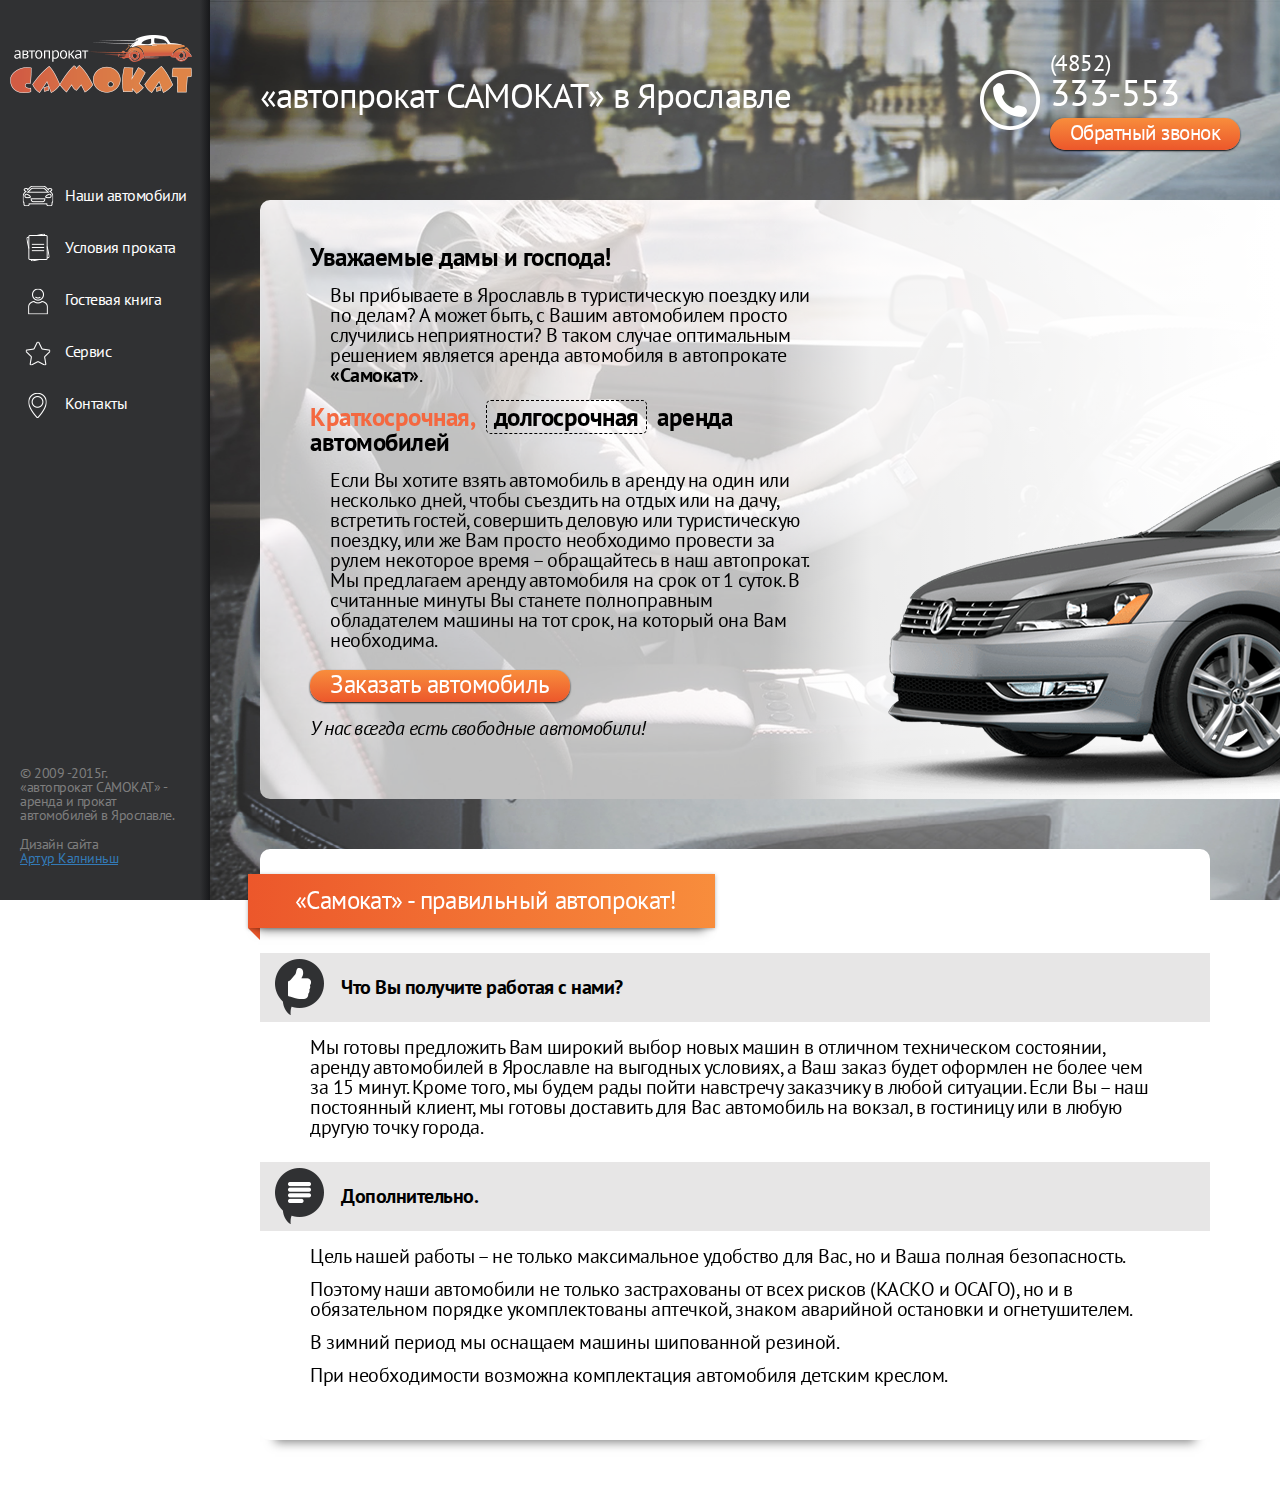
<file: index.htm>
<!DOCTYPE html>
<html lang="ru"><head>
<meta http-equiv="content-type" content="text/html; charset=UTF-8">
  <meta charset="utf-8">
  <meta http-equiv="X-UA-Compatible" content="IE=edge">
  <meta name="viewport" content="width=device-width, initial-scale=1">
  <meta name="description" content="">
  <meta name="author" content="">
  <link rel="icon" href="f/i//favicon.ico">
  <title>Samokat76</title>
  <!-- HTML5 shim and Respond.js for IE8 support of HTML5 elements and media queries -->
  <!--[if lt IE 9]>
    <script src="https://oss.maxcdn.com/html5shiv/3.7.2/html5shiv.min.js"></script>
    <script src="https://oss.maxcdn.com/respond/1.4.2/respond.min.js"></script>
  <![endif]-->
  <link rel="stylesheet" href="f/fancybox/jquery.fancybox.css?v=2.1.5" media="screen">
  <link rel="stylesheet" href="f/css/main.css">
  <script src="f/js/jquery-1.11.3.min.js"></script>
  <script src="f/fancybox/jquery.fancybox.pack.js?v=2.1.5"></script>
  <script src="f/js/common.js"></script>
  <link href='https://fonts.googleapis.com/css?family=PT+Sans:400,700,400italic,700italic&subset=latin,cyrillic' rel='stylesheet' type='text/css'>
  <script>
    $(document).ready(function(){
      
    });
  </script>
</head>
<body>
  <div class="header">
    <div class="header__ham">
      <a href="#">&nbsp;</a>
    </div>
    <a href="/" class="logo">
      <img src="f/i/logo.png" alt="">
    </a>
    <div class="callback">
      <p class="callback__num">
        <span>(4852)</span>
        333-553
      </p>
    </div>
  </div>
  <div class="main">
    <div class="main__holder">
      <a href="/" class="logo">
      <img src="f/i/logo.png" alt="">
      </a>
      <div class="callback">
        <p class="callback__num">
          <span>(4852)</span>
          333-553
        </p>
      </div>
      <ul class="main-menu">
        <li class="main-menu__item"><a href="#"><span><i class="icon-car"></i></span>Наши автомобили</a></li>
        <li class="main-menu__item"><a href="#"><span><i class="icon-list"></i></span>Условия проката</a></li>
        <li class="main-menu__item"><a href="#"><span><i class="icon-man"></i></span>Гостевая книга</a></li>
        <li class="main-menu__item"><a href="#"><span><i class="icon-star"></i></span>Сервис</a></li>
        <li class="main-menu__item"><a href="#"><span><i class="icon-marker"></i></span>Контакты</a></li>
      </ul>
      <p class="main__copyright">
        © 2009 -2015г.<br>
        <span>«автопрокат САМОКАТ» - аренда и прокат автомобилей в Ярославле.</span>
        Дизайн сайта <br>
        <a href="#">Артур Калниньш</a>
      </p>
    </div>
  </div>
  <div class="wrap">
    <div class="back"><img src="f/i/back/1.jpg" alt=""></div>
    <div class="holder">
      <h1 class="main-title">«автопрокат САМОКАТ» в Ярославле</h1>
      <div class="preface">
        <div class="preface__wrap">
          <div class="preface__holder">
            <div class="preface__info">
              <p class="preface__title">Уважаемые дамы и господа!</p>
              <p class="preface__text">Вы прибываете в Ярославль в туристическую поездку или по делам? А может быть, с Вашим автомобилем просто случились неприятности? В таком случае оптимальным решением является аренда автомобиля в автопрокате <b>«Самокат»</b>.</p>
              <p class="preface__title"><span class="preface__title-orange">Краткосрочная,</span> <span class="preface__title-dotted">долгосрочная</span> аренда автомобилей</p>
              <p class="preface__text">Если Вы хотите взять автомобиль в аренду на один или несколько дней, чтобы съездить на отдых или на дачу, встретить гостей, совершить деловую или туристическую поездку, или же Вам просто необходимо провести за рулем некоторое время – обращайтесь в наш автопрокат. Мы предлагаем аренду автомобиля на срок от 1 суток. В считанные минуты Вы станете полноправным обладателем машины на тот срок, на который она Вам необходима.</p>
              <a href="#" class="btn btn_big preface__btn">Заказать автомобиль</a>
              <span class="preface__hint">У нас всегда есть свободные автомобили!</span>
            </div><div class="preface__img"><img src="f/i/preface-img.png" alt=""></div>
          </div>
        </div>
      </div>
      <div class="content">
        <p class="content__title">«Самокат» - правильный автопрокат!</p>
        <p class="content__subtitle iconize-finger"><span>Что Вы получите работая с нами?</span></p>
        <p class="content__text">Мы готовы предложить Вам широкий выбор новых машин в отличном техническом состоянии, аренду
        автомобилей в Ярославле на выгодных условиях, а Ваш заказ будет оформлен не более чем за 15
        минут. Кроме того, мы будем рады пойти навстречу заказчику в любой ситуации. Если Вы – наш
        постоянный клиент, мы готовы доставить для Вас автомобиль на вокзал, в гостиницу или в любую
        другую точку города.</p>
        <p class="content__subtitle iconize-add"><span>Дополнительно.</span></p>
        <div class="content__text"><p>Цель нашей работы – не только максимальное удобство для Вас, но и Ваша полная безопасность.</p>
        <p>Поэтому наши автомобили не только застрахованы от всех рисков (КАСКО и ОСАГО), но и в обязательном порядке укомплектованы аптечкой, знаком аварийной остановки и огнетушителем.</p>
        <p>В зимний период мы оснащаем машины шипованной резиной.</p>
        При необходимости возможна комплектация автомобиля детским креслом.</div>
      </div>
      <div class="callback">
        <p class="callback__num">
          <span>(4852)</span>
          333-553
        </p>
        <a href="#" class="callback__btn btn">Обратный звонок</a>
      </div>
    </div>
  </div>
</body>
</html>
</file>
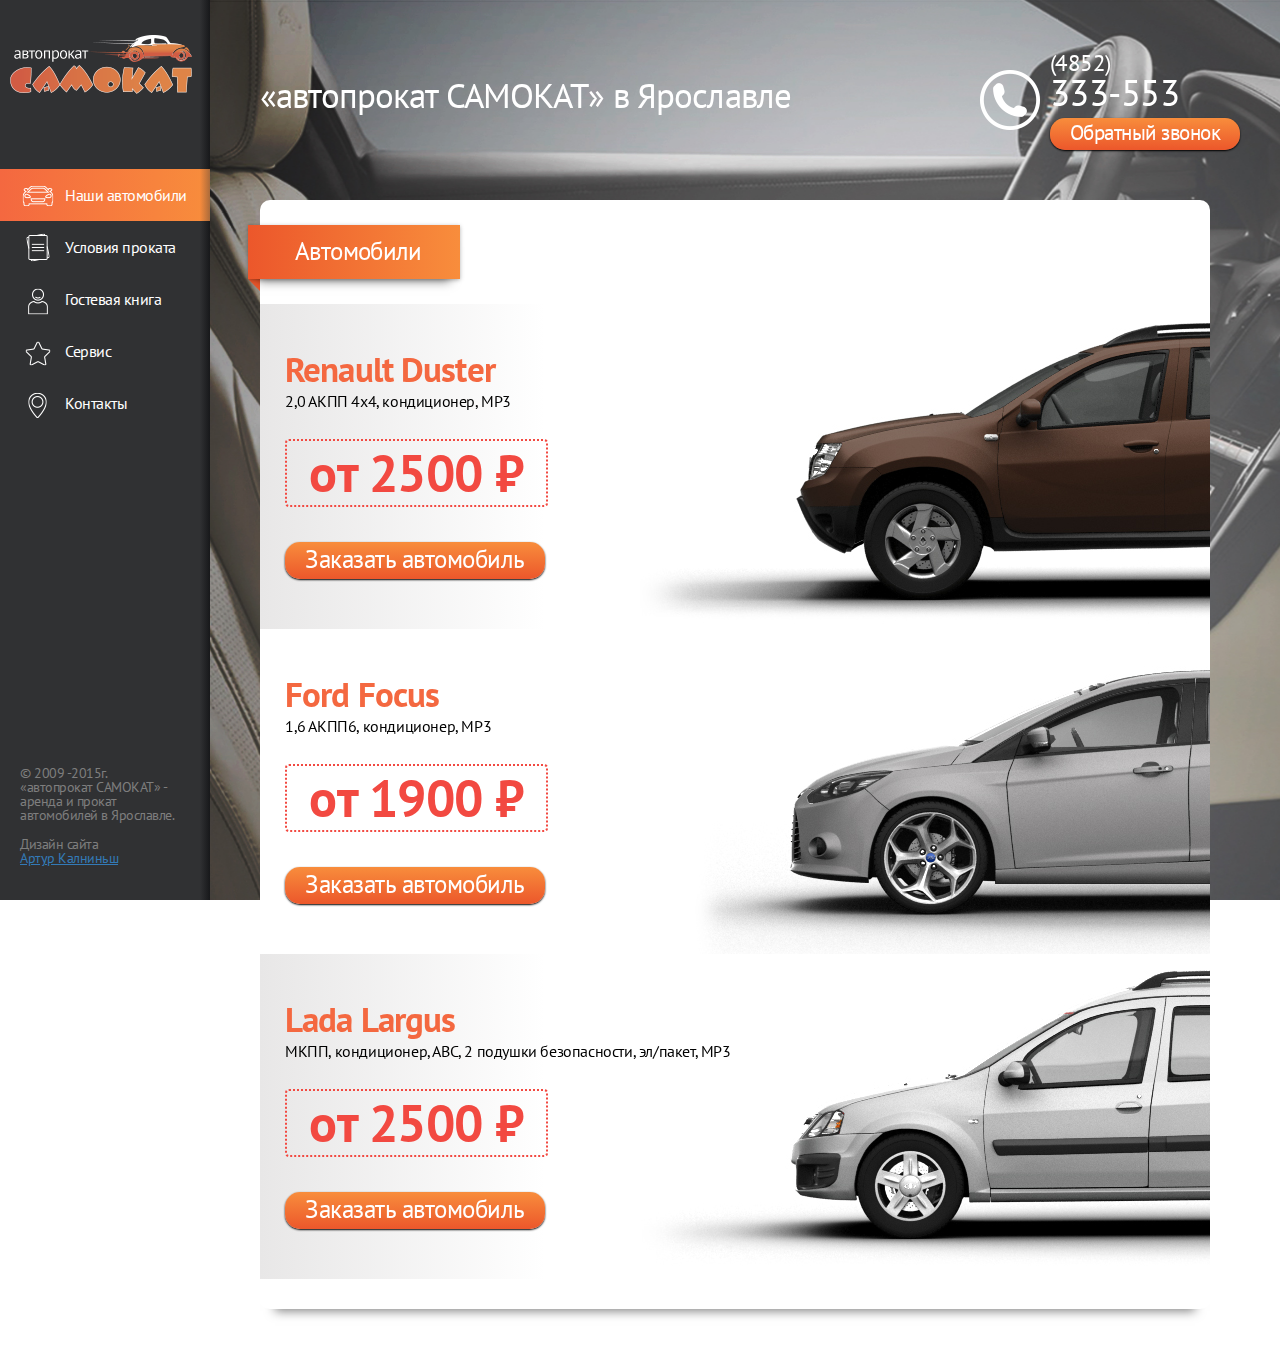
<file: index2.htm>
<!DOCTYPE html>
<html lang="ru"><head>
<meta http-equiv="content-type" content="text/html; charset=UTF-8">
  <meta charset="utf-8">
  <meta http-equiv="X-UA-Compatible" content="IE=edge">
  <meta name="viewport" content="width=device-width, initial-scale=1">
  <meta name="description" content="">
  <meta name="author" content="">
  <link rel="icon" href="f/i//favicon.ico">
  <title>Samokat76</title>
  <!-- HTML5 shim and Respond.js for IE8 support of HTML5 elements and media queries -->
  <!--[if lt IE 9]>
    <script src="https://oss.maxcdn.com/html5shiv/3.7.2/html5shiv.min.js"></script>
    <script src="https://oss.maxcdn.com/respond/1.4.2/respond.min.js"></script>
  <![endif]-->
  <link rel="stylesheet" href="f/fancybox/jquery.fancybox.css?v=2.1.5" media="screen">
  <link rel="stylesheet" href="f/css/main.css">
  <script src="f/js/jquery-1.11.3.min.js"></script>
  <script src="f/fancybox/jquery.fancybox.pack.js?v=2.1.5"></script>
  <script src="f/js/common.js"></script>
  <link href='https://fonts.googleapis.com/css?family=PT+Sans:400,700,400italic,700italic&subset=latin,cyrillic' rel='stylesheet' type='text/css'>
  <script>
    $(document).ready(function(){
      
    });
  </script>
</head>
<body>
  <div class="header">
    <div class="header__ham">
      <a href="#">&nbsp;</a>
    </div>
    <a href="/" class="logo">
      <img src="f/i/logo.png" alt="">
    </a>
    <div class="callback">
      <p class="callback__num">
        <span>(4852)</span>
        333-553
      </p>
    </div>
  </div>
  <div class="main">
    <div class="main__holder">
      <a href="/" class="logo">
      <img src="f/i/logo.png" alt="">
      </a>
      <div class="callback">
        <p class="callback__num">
          <span>(4852)</span>
          333-553
        </p>
      </div>
      <ul class="main-menu">
        <li class="main-menu__item main-menu__item_active"><p><span><i class="icon-car"></i></span>Наши автомобили</p></li>
        <li class="main-menu__item"><a href="#"><span><i class="icon-list"></i></span>Условия проката</a></li>
        <li class="main-menu__item"><a href="#"><span><i class="icon-man"></i></span>Гостевая книга</a></li>
        <li class="main-menu__item"><a href="#"><span><i class="icon-star"></i></span>Сервис</a></li>
        <li class="main-menu__item"><a href="#"><span><i class="icon-marker"></i></span>Контакты</a></li>
      </ul>
      <p class="main__copyright">
        © 2009 -2015г.<br>
        <span>«автопрокат САМОКАТ» - аренда и прокат автомобилей в Ярославле.</span>
        Дизайн сайта <br>
        <a href="#">Артур Калниньш</a>
      </p>
    </div>
  </div>
  <div class="wrap">
    <div class="back"><img src="f/i/back/2.jpg" alt=""></div>
    <div class="holder">
      <h1 class="main-title">«автопрокат САМОКАТ» в Ярославле</h1>
      <div class="content">
        <p class="content__title">Автомобили</p>
        <div class="catalog">
          <div class="catalog__item">
            <p class="catalog__name">Renault Duster</p>
            <p class="catalog__detail">2,0 АКПП 4х4, кондиционер, МР3</p>
            <p class="catalog__price">от 2500 ₽</p>
            <div class="catalog__btn">
              <a href="#" class="btn btn_big">Заказать автомобиль</a>
            </div>
            <img src="f/i/catalog/1.jpg" alt="">
          </div>
          <div class="catalog__item">
            <p class="catalog__name">Ford Focus</p>
            <p class="catalog__detail">1,6 АКПП6, кондиционер, МР3</p>
            <p class="catalog__price">от 1900 ₽</p>
            <div class="catalog__btn">
              <a href="#" class="btn btn_big">Заказать автомобиль</a>
            </div>
            <img src="f/i/catalog/2.jpg" alt="">
          </div>
          <div class="catalog__item">
            <p class="catalog__name">Lada Largus</p>
            <p class="catalog__detail">МКПП, кондиционер, АВС, 2 подушки безопасности, эл/пакет, МР3</p>
            <p class="catalog__price">от 2500 ₽</p>
            <div class="catalog__btn">
              <a href="#" class="btn btn_big">Заказать автомобиль</a>
            </div>
            <img src="f/i/catalog/3.jpg" alt="">
          </div>
        </div>
      </div>
      <div class="callback">
        <p class="callback__num">
          <span>(4852)</span>
          333-553
        </p>
        <a href="#" class="callback__btn btn">Обратный звонок</a>
      </div>
    </div>
  </div>
</body>
</html>
</file>
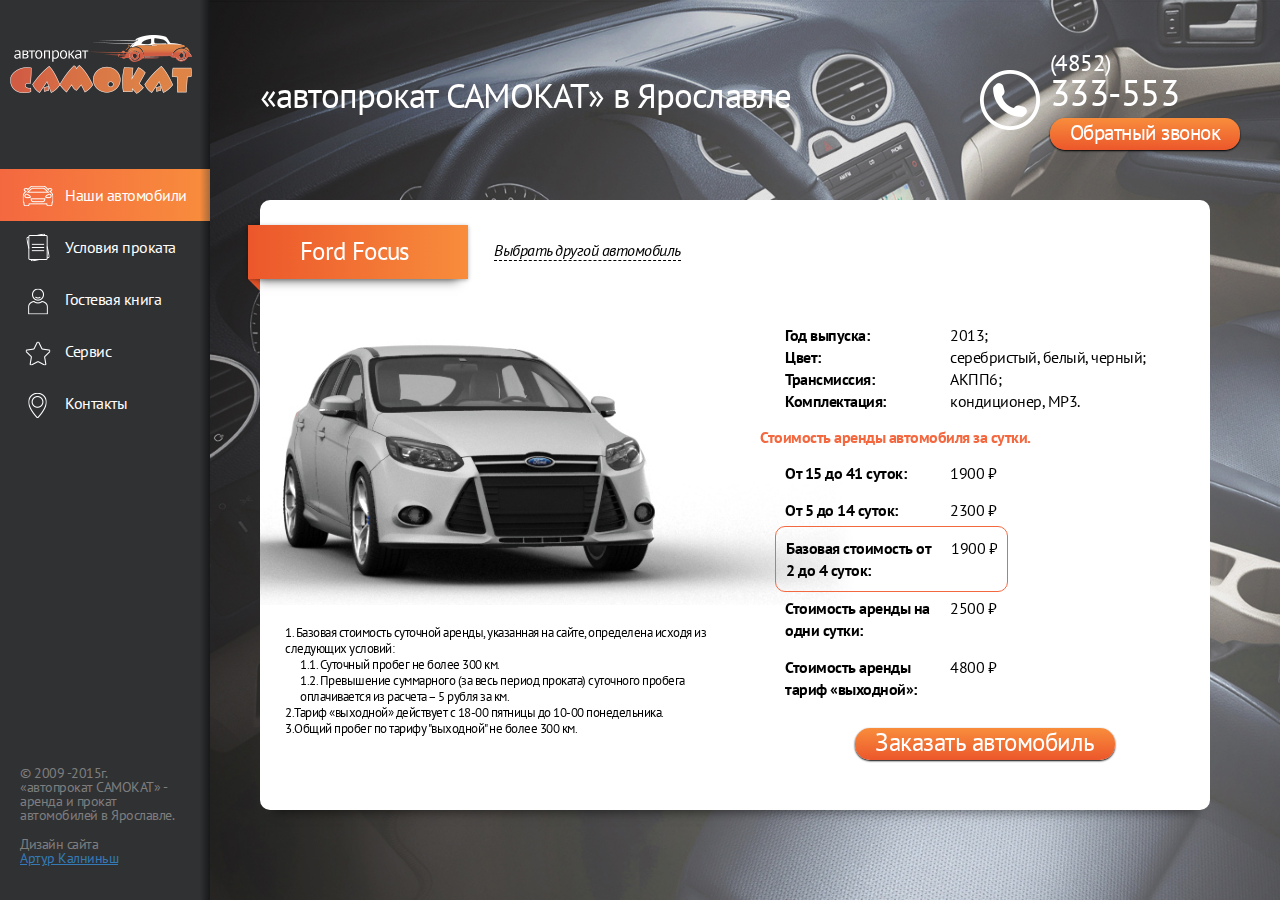
<file: index3.htm>
<!DOCTYPE html>
<html lang="ru"><head>
<meta http-equiv="content-type" content="text/html; charset=UTF-8">
  <meta charset="utf-8">
  <meta http-equiv="X-UA-Compatible" content="IE=edge">
  <meta name="viewport" content="width=device-width, initial-scale=1">
  <meta name="description" content="">
  <meta name="author" content="">
  <link rel="icon" href="f/i//favicon.ico">
  <title>Samokat76</title>
  <!-- HTML5 shim and Respond.js for IE8 support of HTML5 elements and media queries -->
  <!--[if lt IE 9]>
    <script src="https://oss.maxcdn.com/html5shiv/3.7.2/html5shiv.min.js"></script>
    <script src="https://oss.maxcdn.com/respond/1.4.2/respond.min.js"></script>
  <![endif]-->
  <link rel="stylesheet" href="f/fancybox/jquery.fancybox.css?v=2.1.5" media="screen">
  <link rel="stylesheet" href="f/css/main.css">
  <script src="f/js/jquery-1.11.3.min.js"></script>
  <script src="f/fancybox/jquery.fancybox.pack.js?v=2.1.5"></script>
  <script src="f/js/common.js"></script>
  <link href='https://fonts.googleapis.com/css?family=PT+Sans:400,700,400italic,700italic&subset=latin,cyrillic' rel='stylesheet' type='text/css'>
  <script>
    $(document).ready(function(){
      
    });
  </script>
</head>
<body>
  <div class="header">
    <div class="header__ham">
      <a href="#">&nbsp;</a>
    </div>
    <a href="/" class="logo">
      <img src="f/i/logo.png" alt="">
    </a>
    <div class="callback">
      <p class="callback__num">
        <span>(4852)</span>
        333-553
      </p>
    </div>
  </div>
  <div class="main">
    <div class="main__holder">
      <a href="/" class="logo">
      <img src="f/i/logo.png" alt="">
      </a>
      <div class="callback">
        <p class="callback__num">
          <span>(4852)</span>
          333-553
        </p>
      </div>
      <ul class="main-menu">
        <li class="main-menu__item main-menu__item_active"><a href="#"><span><i class="icon-car"></i></span>Наши автомобили</a></li>
        <li class="main-menu__item"><a href="#"><span><i class="icon-list"></i></span>Условия проката</a></li>
        <li class="main-menu__item"><a href="#"><span><i class="icon-man"></i></span>Гостевая книга</a></li>
        <li class="main-menu__item"><a href="#"><span><i class="icon-star"></i></span>Сервис</a></li>
        <li class="main-menu__item"><a href="#"><span><i class="icon-marker"></i></span>Контакты</a></li>
      </ul>
      <p class="main__copyright">
        © 2009 -2015г.<br>
        <span>«автопрокат САМОКАТ» - аренда и прокат автомобилей в Ярославле.</span>
        Дизайн сайта <br>
        <a href="#">Артур Калниньш</a>
      </p>
    </div>
  </div>
  <div class="wrap">
    <div class="back"><img src="f/i/back/3.jpg" alt=""></div>
    <div class="holder">
      <h1 class="main-title">«автопрокат САМОКАТ» в Ярославле</h1>
      <div class="content">
        <div class="goods">
          <p class="content__title">Ford Focus</p>
          <a href="#" class="pseudo goods__other">Выбрать другой автомобиль</a>
          <div class="goods__holder">
            <div class="goods__img">
              <img src="f/i/goods1.jpg" alt="">
              <div class="goods__conditions">
                <p>1. Базовая стоимость суточной аренды, указанная на сайте, определена исходя из следующих условий:</p>
                <p><span>1.1. Суточный пробег не более 300 км.</span></p>
                <p><span>1.2. Превышение суммарного (за весь период проката) суточного пробега оплачивается из расчета – 5 рубля за км.</span></p>
                <p>2.Тариф «выходной» действует с 18-00 пятницы до 10-00 понедельника.</p>
                <p>3.Общий пробег по тарифу "выходной" не более 300 км.</p>
              </div>
            </div><div class="goods__info clearfix">
              <div class="goods__info-holder">
                <p class="goods__line"><b>Год выпуска:</b><span>2013;</span></p>
                <p class="goods__line"><b>Цвет:</b><span>серебристый, белый, черный;</span></p>
                <p class="goods__line"><b>Трансмиссия:</b><span>АКПП6;</span></p>
                <p class="goods__line"><b>Комплектация:</b><span>кондиционер, МР3.</span></p>
              </div>
              <p class="goods__info-subtitle">Стоимость аренды автомобиля за сутки.</p>
               <div class="goods__info-holder">
                <p class="goods__line"><b>От 15 до 41 суток:</b><span>1900 ₽</span></p>
              </div>
              <div class="goods__info-holder">
                <p class="goods__line"><b>От 5 до 14 суток:</b><span>2300 ₽</span></p>
              </div>
              <div class="goods__info-holder goods__info-holder_spec clearfix">
                <p class="goods__line"><b>Базовая стоимость от 2 до 4 суток:</b><span>1900 ₽</span></p>
              </div>
              <div class="goods__info-holder clearfix">
                <p class="goods__line"><b>Стоимость аренды на одни сутки:</b><span>2500 ₽</span></p>
              </div>
              <div class="goods__info-holder">
                <p class="goods__line"><b>Стоимость аренды тариф «выходной»:</b><span>4800 ₽</span></p>
              </div>
              <div class="goods__btn">
              <a href="#" class="btn btn_big">Заказать автомобиль</a>
            </div>
            </div>
          </div>
        </div>
      </div>
      <div class="callback">
        <p class="callback__num">
          <span>(4852)</span>
          333-553
        </p>
        <a href="#" class="callback__btn btn">Обратный звонок</a>
      </div>
    </div>
  </div>
</body>
</html>
</file>
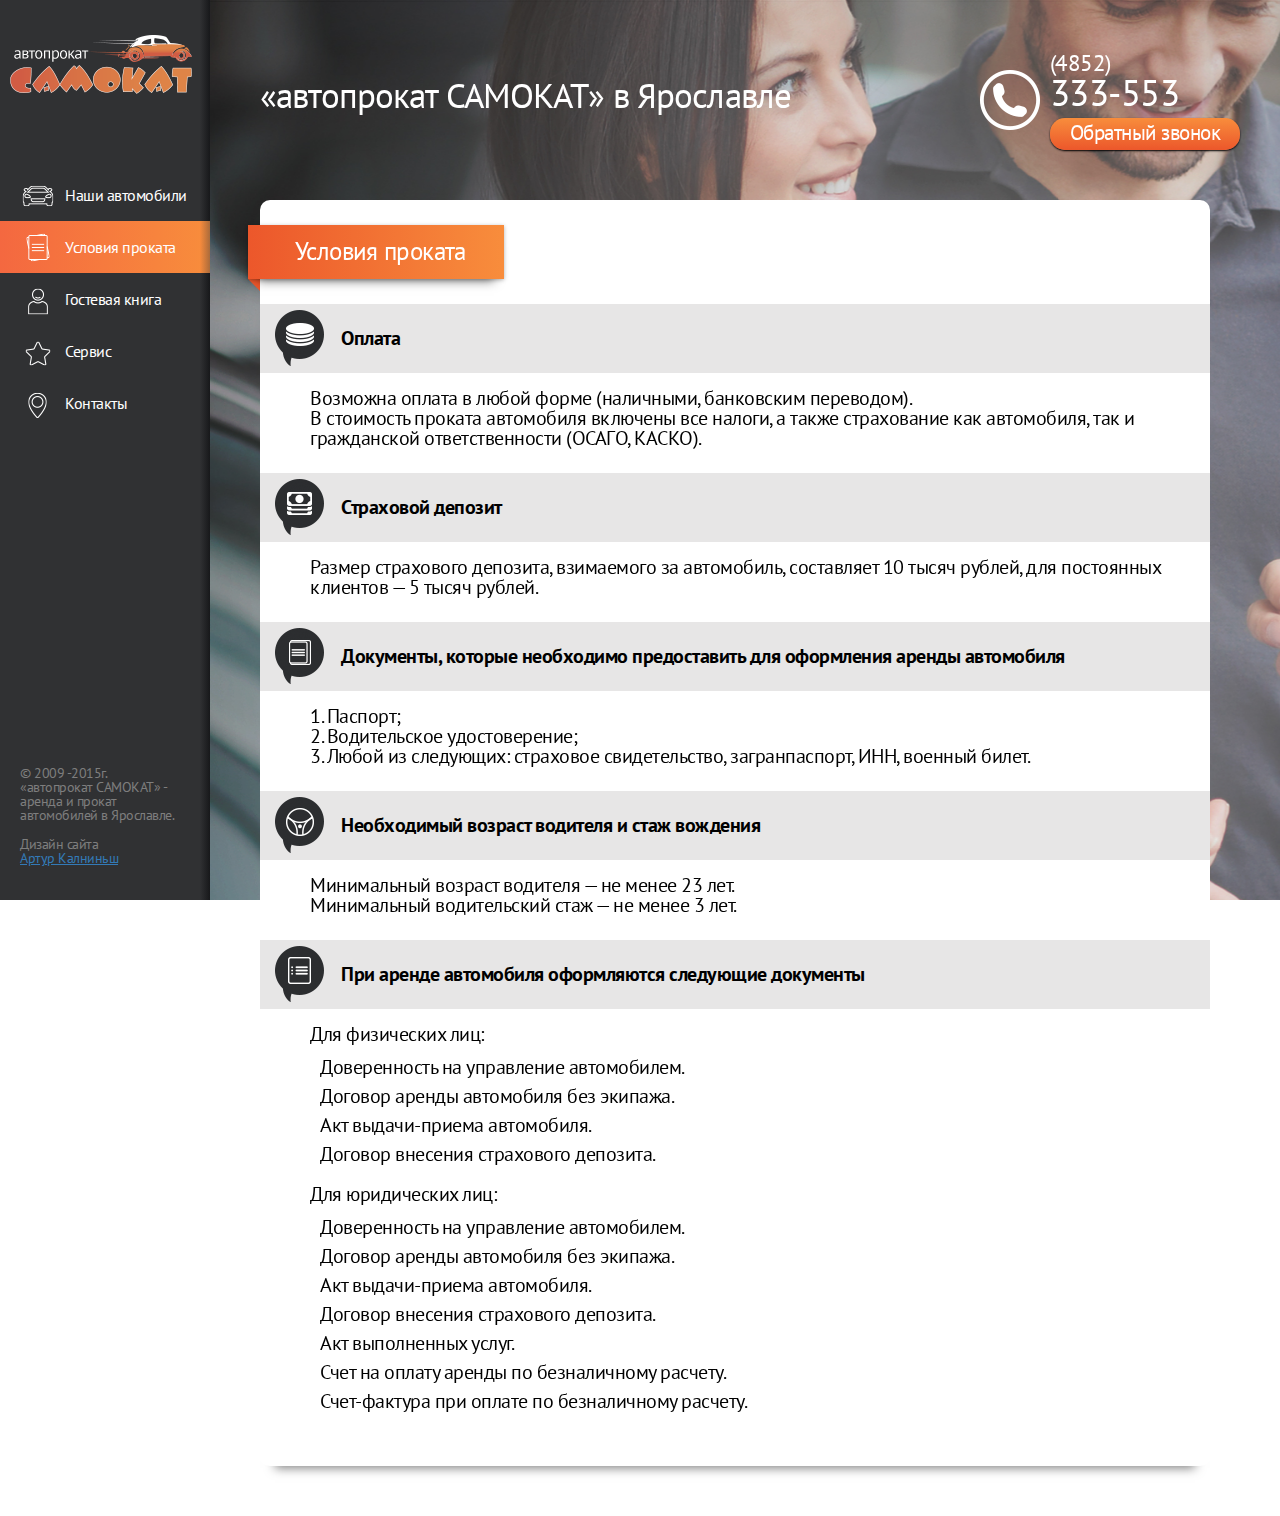
<file: index4.htm>
<!DOCTYPE html>
<html lang="ru"><head>
<meta http-equiv="content-type" content="text/html; charset=UTF-8">
  <meta charset="utf-8">
  <meta http-equiv="X-UA-Compatible" content="IE=edge">
  <meta name="viewport" content="width=device-width, initial-scale=1">
  <meta name="description" content="">
  <meta name="author" content="">
  <link rel="icon" href="f/i//favicon.ico">
  <title>Samokat76</title>
  <!-- HTML5 shim and Respond.js for IE8 support of HTML5 elements and media queries -->
  <!--[if lt IE 9]>
    <script src="https://oss.maxcdn.com/html5shiv/3.7.2/html5shiv.min.js"></script>
    <script src="https://oss.maxcdn.com/respond/1.4.2/respond.min.js"></script>
  <![endif]-->
  <link rel="stylesheet" href="f/fancybox/jquery.fancybox.css?v=2.1.5" media="screen">
  <link rel="stylesheet" href="f/css/main.css">
  <script src="f/js/jquery-1.11.3.min.js"></script>
  <script src="f/fancybox/jquery.fancybox.pack.js?v=2.1.5"></script>
  <script src="f/js/common.js"></script>
  <link href='https://fonts.googleapis.com/css?family=PT+Sans:400,700,400italic,700italic&subset=latin,cyrillic' rel='stylesheet' type='text/css'>
  <script>
    $(document).ready(function(){
      
    });
  </script>
</head>
<body>
  <div class="header">
    <div class="header__ham">
      <a href="#">&nbsp;</a>
    </div>
    <a href="/" class="logo">
      <img src="f/i/logo.png" alt="">
    </a>
    <div class="callback">
      <p class="callback__num">
        <span>(4852)</span>
        333-553
      </p>
    </div>
  </div>
  <div class="main">
    <div class="main__holder">
      <a href="/" class="logo">
      <img src="f/i/logo.png" alt="">
      </a>
      <div class="callback">
        <p class="callback__num">
          <span>(4852)</span>
          333-553
        </p>
      </div>
      <ul class="main-menu">
        <li class="main-menu__item"><a href="#"><span><i class="icon-car"></i></span>Наши автомобили</a></li>
        <li class="main-menu__item main-menu__item_active"><p><span><i class="icon-list"></i></span>Условия проката</p></li>
        <li class="main-menu__item"><a href="#"><span><i class="icon-man"></i></span>Гостевая книга</a></li>
        <li class="main-menu__item"><a href="#"><span><i class="icon-star"></i></span>Сервис</a></li>
        <li class="main-menu__item"><a href="#"><span><i class="icon-marker"></i></span>Контакты</a></li>
      </ul>
      <p class="main__copyright">
        © 2009 -2015г.<br>
        <span>«автопрокат САМОКАТ» - аренда и прокат автомобилей в Ярославле.</span>
        Дизайн сайта <br>
        <a href="#">Артур Калниньш</a>
      </p>
    </div>
  </div>
  <div class="wrap">
    <div class="back"><img src="f/i/back/4.jpg" alt=""></div>
    <div class="holder">
      <h1 class="main-title">«автопрокат САМОКАТ» в Ярославле</h1>
      <div class="content">
        <p class="content__title">Условия проката</p>
        <p class="content__subtitle iconize-payment"><span>Оплата</span></p>
        <p class="content__text">Возможна оплата в любой форме (наличными, банковским переводом).<br>В стоимость проката автомобиля включены все налоги, а также страхование как автомобиля, так и гражданской ответственности (ОСАГО, КАСКО).</p>
        <p class="content__subtitle iconize-insurance"><span>Страховой депозит</span></p>
        <p class="content__text">Размер страхового депозита, взимаемого за автомобиль, составляет 10 тысяч рублей, для постоянных клиентов — 5 тысяч рублей.</p>
        <p class="content__subtitle iconize-docs"><span>Документы, которые необходимо предоставить для оформления аренды автомобиля</span></p>
        <p class="content__text">
          1. Паспорт; <br>
          2. Водительское удостоверение; <br>
          3. Любой из следующих: страховое свидетельство, загранпаспорт, ИНН, военный билет. <br>
        </p>
        <p class="content__subtitle iconize-age"><span>Необходимый возраст водителя и стаж вождения</span></p>
        <p class="content__text">Минимальный возраст водителя — не менее 23 лет. <br>Минимальный водительский стаж — не менее 3 лет.</p>
        <p class="content__subtitle iconize-docs2"><span>При аренде автомобиля оформляются следующие документы</span></p>
        <div class="content__text">
          <div class="content__text-holder">
            <p>Для физических лиц:</p>
            <span>Доверенность на управление автомобилем.</span>
            <span>Договор аренды автомобиля без экипажа.</span>
            <span>Акт выдачи-приема автомобиля.</span>
            <span>Договор внесения страхового депозита.</span>
          </div>
          <div class="content__text-holder">
            <p>Для юридических лиц:</p>
            <span>Доверенность на управление автомобилем.</span>
            <span>Договор аренды автомобиля без экипажа.</span>
            <span>Акт выдачи-приема автомобиля.</span>
            <span>Договор внесения страхового депозита.</span>
            <span>Акт выполненных услуг.</span>
            <span>Счет на оплату аренды по безналичному расчету.</span>
            <span>Счет-фактура при оплате по безналичному расчету.</span>
          </div>
        </div>
      </div>
      <div class="callback">
        <p class="callback__num">
          <span>(4852)</span>
          333-553
        </p>
        <a href="#" class="callback__btn btn">Обратный звонок</a>
      </div>
    </div>
  </div>
</body>
</html>
</file>
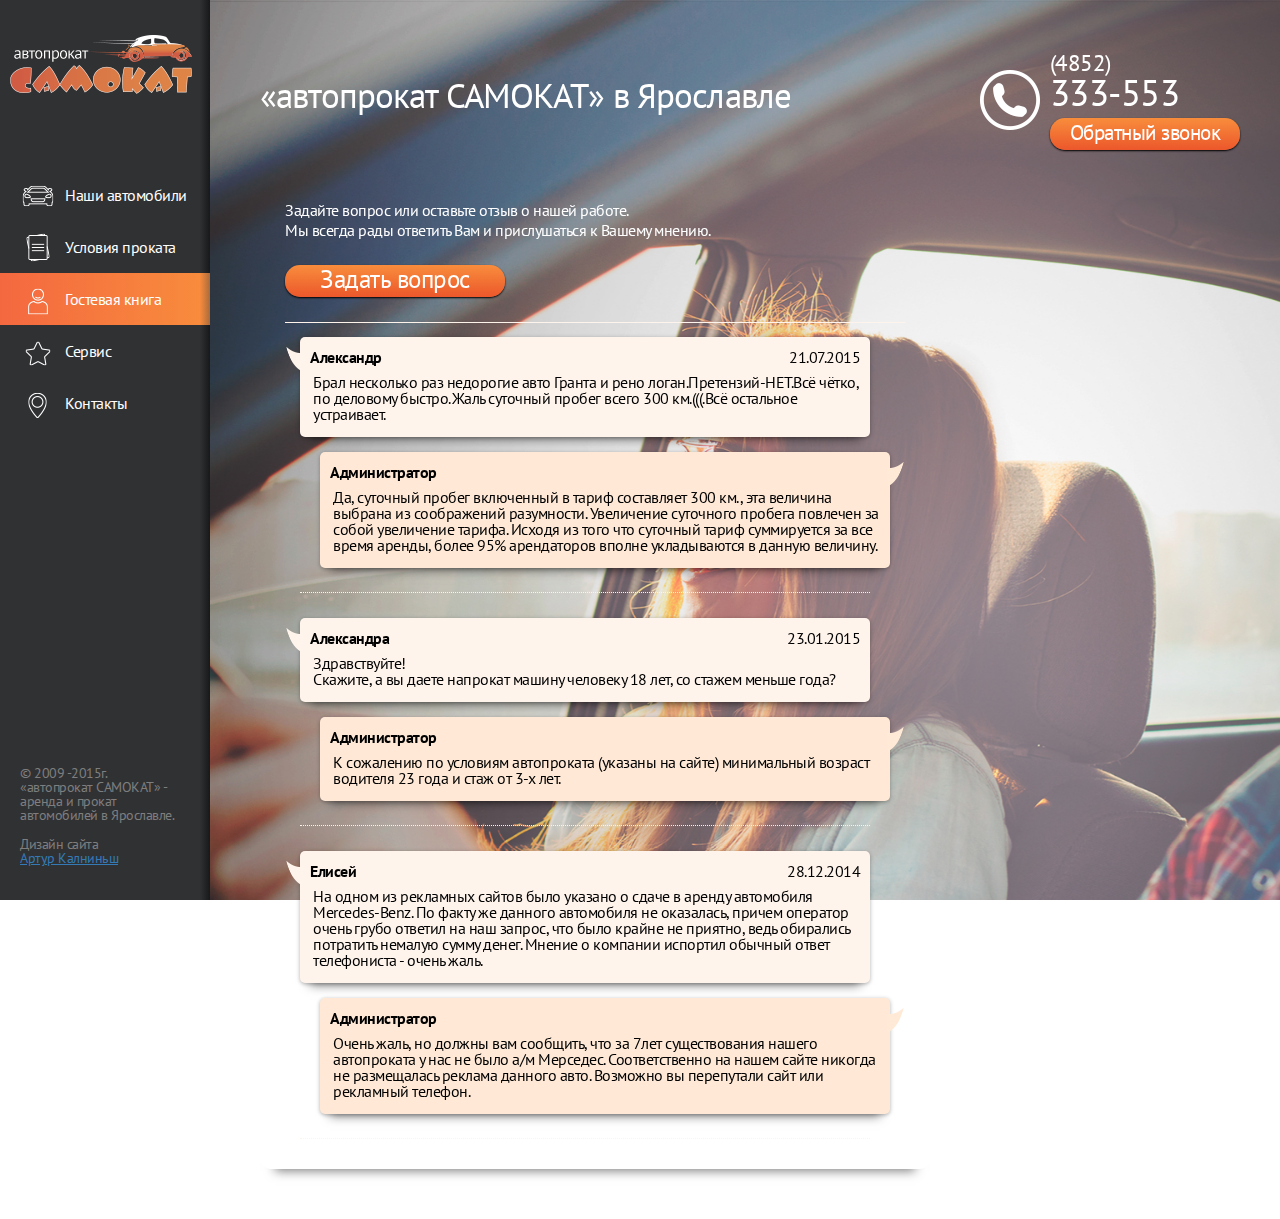
<file: index5.htm>
<!DOCTYPE html>
<html lang="ru"><head>
<meta http-equiv="content-type" content="text/html; charset=UTF-8">
  <meta charset="utf-8">
  <meta http-equiv="X-UA-Compatible" content="IE=edge">
  <meta name="viewport" content="width=device-width, initial-scale=1">
  <meta name="description" content="">
  <meta name="author" content="">
  <link rel="icon" href="f/i//favicon.ico">
  <title>Samokat76</title>
  <!-- HTML5 shim and Respond.js for IE8 support of HTML5 elements and media queries -->
  <!--[if lt IE 9]>
    <script src="https://oss.maxcdn.com/html5shiv/3.7.2/html5shiv.min.js"></script>
    <script src="https://oss.maxcdn.com/respond/1.4.2/respond.min.js"></script>
  <![endif]-->
  <link rel="stylesheet" href="f/fancybox/jquery.fancybox.css?v=2.1.5" media="screen">
  <link rel="stylesheet" href="f/css/main.css">
  <script src="f/js/jquery-1.11.3.min.js"></script>
  <script src="f/fancybox/jquery.fancybox.pack.js?v=2.1.5"></script>
  <script src="f/js/common.js"></script>
  <link href='https://fonts.googleapis.com/css?family=PT+Sans:400,700,400italic,700italic&subset=latin,cyrillic' rel='stylesheet' type='text/css'>
  <script>
    $(document).ready(function(){
      
    });
  </script>
</head>
<body>
  <div class="header">
    <div class="header__ham">
      <a href="#">&nbsp;</a>
    </div>
    <a href="/" class="logo">
      <img src="f/i/logo.png" alt="">
    </a>
    <div class="callback">
      <p class="callback__num">
        <span>(4852)</span>
        333-553
      </p>
    </div>
  </div>
  <div class="main">
    <div class="main__holder">
      <a href="/" class="logo">
      <img src="f/i/logo.png" alt="">
      </a>
      <div class="callback">
        <p class="callback__num">
          <span>(4852)</span>
          333-553
        </p>
      </div>
      <ul class="main-menu">
        <li class="main-menu__item"><a href="#"><span><i class="icon-car"></i></span>Наши автомобили</a></li>
        <li class="main-menu__item"><a href="#"><span><i class="icon-list"></i></span>Условия проката</a></li>
        <li class="main-menu__item main-menu__item_active"><p><span><i class="icon-man"></i></span>Гостевая книга</p></li>
        <li class="main-menu__item"><a href="#"><span><i class="icon-star"></i></span>Сервис</a></li>
        <li class="main-menu__item"><a href="#"><span><i class="icon-marker"></i></span>Контакты</a></li>
      </ul>
      <p class="main__copyright">
        © 2009 -2015г.<br>
        <span>«автопрокат САМОКАТ» - аренда и прокат автомобилей в Ярославле.</span>
        Дизайн сайта <br>
        <a href="#">Артур Калниньш</a>
      </p>
    </div>
  </div>
  <div class="wrap">
    <div class="back"><img src="f/i/back/5.jpg" alt=""></div>
    <div class="holder">
      <h1 class="main-title">«автопрокат САМОКАТ» в Ярославле</h1>
      <div class="content guest">
        <p class="guest__pretext">Задайте вопрос или оставьте отзыв о нашей работе. <br>Мы всегда рады ответить Вам и прислушаться к Вашему мнению.</p>
        <a href="#popup-question" class="btn guest__btn btn_big modal-inline">Задать вопрос</a>
        <div class="guest__holder">
          <div class="guest__conversation">
            <div class="guest__message">
              <div class="guest__message-wrap">
                <span class="guest__name">Александр</span>
                <span class="guest__date">21.07.2015</span>
                <p>Брал несколько раз недорогие авто Гранта и рено логан.Претензий-НЕТ.Всё чётко,  по деловому быстро.Жаль суточный пробег всего 300 км.(((.Всё остальное  устраивает.</p>
              </div>
            </div>
            <div class="guest__message guest__message_answer">
              <div class="guest__message-wrap">
                <span class="guest__name">Администратор</span>
                <p> Да, суточный пробег включенный в тариф составляет 300 км., эта величина выбрана из соображений разумности. Увеличение суточного пробега повлечен за собой увеличение тарифа. Исходя из того что суточный тариф суммируется за все время аренды, более 95% арендаторов вполне укладываются  в данную величину.</p>
              </div>
            </div>
          </div>
          <div class="guest__conversation">
            <div class="guest__message">
              <div class="guest__message-wrap">
                <span class="guest__name">Александра</span>
                <span class="guest__date">23.01.2015</span>
                <p>Здравствуйте! <br> Скажите, а вы даете напрокат машину человеку 18 лет, со стажем меньше года?</p>
              </div>
            </div>
            <div class="guest__message guest__message_answer">
              <div class="guest__message-wrap">
                <span class="guest__name">Администратор</span>
                <p>К сожалению по условиям автопроката (указаны на сайте) минимальный возраст водителя 23 года и стаж от 3-х лет.</p>
              </div>
            </div>
          </div>
          <div class="guest__conversation">
            <div class="guest__message">
              <div class="guest__message-wrap">
                <span class="guest__name">Елисей</span>
                <span class="guest__date">28.12.2014</span>
                <p>На одном из рекламных сайтов было указано о сдаче в аренду автомобиля Mercedes-Benz. По факту же данного автомобиля не оказалась, причем оператор очень грубо ответил на наш запрос, что было крайне не приятно, ведь обирались потратить немалую сумму денег. Мнение о компании испортил обычный ответ телефониста - очень жаль.</p>
              </div>
            </div>
            <div class="guest__message guest__message_answer">
              <div class="guest__message-wrap">
                <span class="guest__name">Администратор</span>
                <p>Очень жаль, но должны вам сообщить, что за 7лет существования нашего автопроката у нас не было а/м Мерседес. Соответственно на нашем сайте никогда не размещалась реклама данного авто. Возможно вы перепутали сайт или рекламный телефон.</p>
              </div>
            </div>
          </div>
        </div>
      </div>
      <div class="callback">
        <p class="callback__num">
          <span>(4852)</span>
          333-553
        </p>
        <a href="#" class="callback__btn btn">Обратный звонок</a>
      </div>
    </div>
  </div>
  <div class="popups">
    <div class="popup" id="popup-question">
      <p class="popup__hint">Заполнение всех полей, отмеченных <span>*</span>, обязательно.</p>
      <div class="popup__line">
        <p class="popup__label">
          Ваше имя
        </p><div class="popup__input"><div class="input-wrap"><input type="text" class="input" placeholder="Введите имя"></div></div>
      </div>
      <div class="popup__line">
        <p class="popup__label">
          Email 
        </p><div class="popup__input"><div class="input-wrap"><input type="text" class="input" placeholder="Введите почту"></div></div>
      </div>
      <div class="popup__line">
        <p class="popup__label">
          Сообщение <span>*</span>
        </p><div class="popup__input"><div class="input-wrap"><textarea class="input" placeholder="Введите сообщение"></textarea></div></div>
      </div>
      <div class="popup__btn">
        <a href="#" class="btn btn_big">Отправить сообщение</a>
      </div>
      <!-- <p class="popup__message">Благодарим за Ваше сообщение! <br>После проверки оно будет опубликовано на нашем сайте.</p> -->
    </div>
  </div>
</body>
</html>
</file>
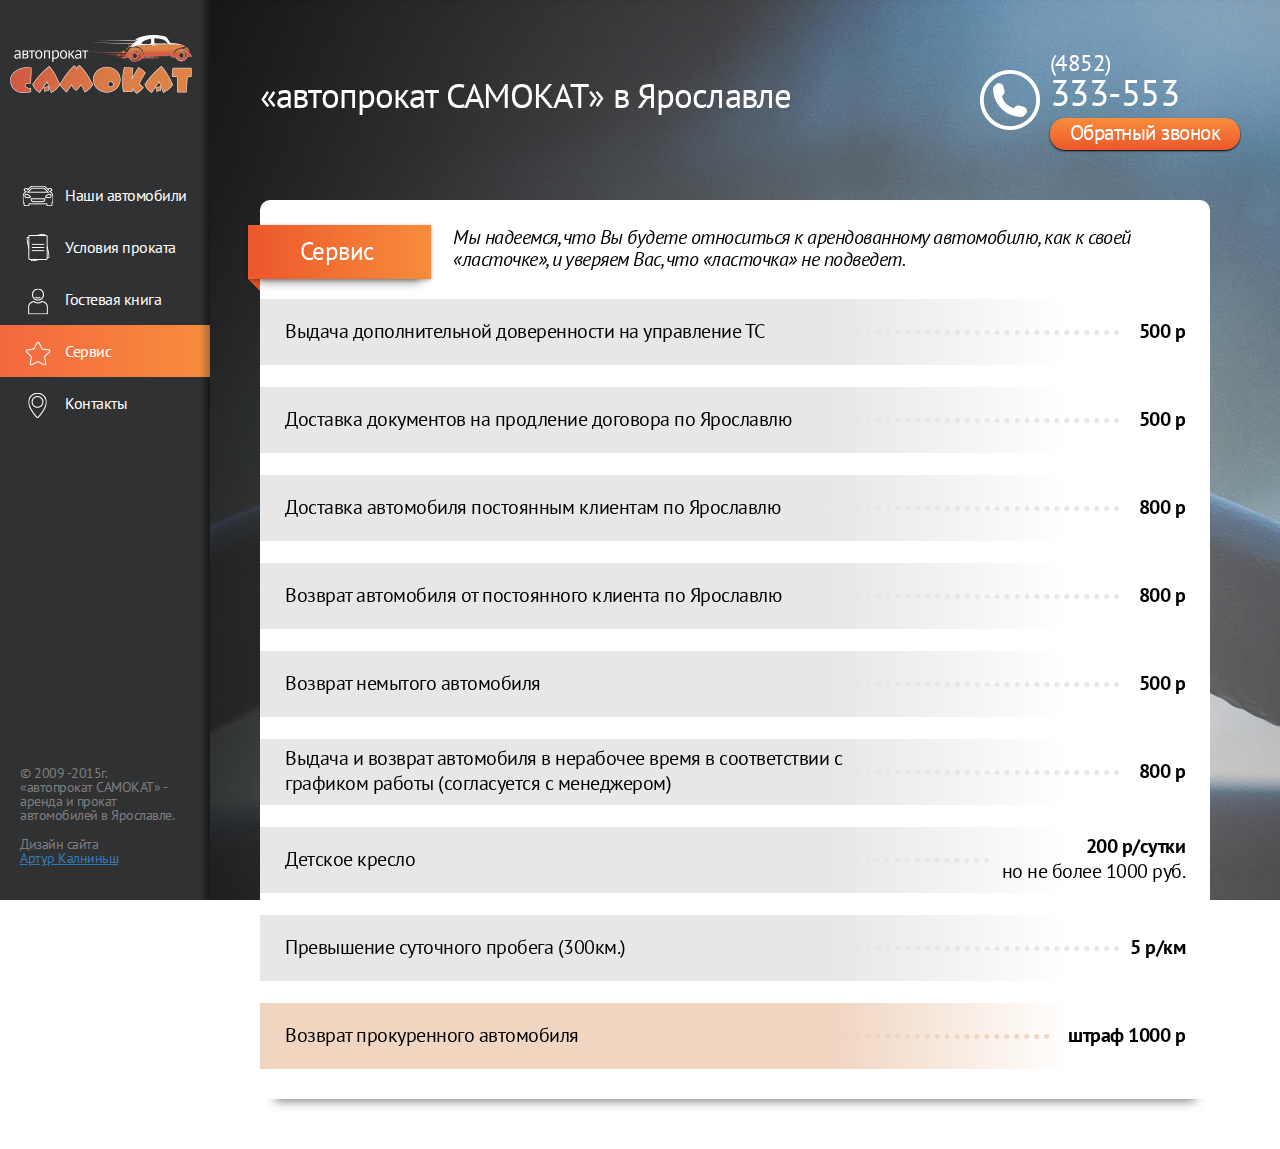
<file: index6.htm>
<!DOCTYPE html>
<html lang="ru"><head>
<meta http-equiv="content-type" content="text/html; charset=UTF-8">
  <meta charset="utf-8">
  <meta http-equiv="X-UA-Compatible" content="IE=edge">
  <meta name="viewport" content="width=device-width, initial-scale=1">
  <meta name="description" content="">
  <meta name="author" content="">
  <link rel="icon" href="f/i//favicon.ico">
  <title>Samokat76</title>
  <!-- HTML5 shim and Respond.js for IE8 support of HTML5 elements and media queries -->
  <!--[if lt IE 9]>
    <script src="https://oss.maxcdn.com/html5shiv/3.7.2/html5shiv.min.js"></script>
    <script src="https://oss.maxcdn.com/respond/1.4.2/respond.min.js"></script>
  <![endif]-->
  <link rel="stylesheet" href="f/fancybox/jquery.fancybox.css?v=2.1.5" media="screen">
  <link rel="stylesheet" href="f/css/main.css">
  <script src="f/js/jquery-1.11.3.min.js"></script>
  <script src="f/fancybox/jquery.fancybox.pack.js?v=2.1.5"></script>
  <script src="f/js/common.js"></script>
  <link href='https://fonts.googleapis.com/css?family=PT+Sans:400,700,400italic,700italic&subset=latin,cyrillic' rel='stylesheet' type='text/css'>
  <script>
    $(document).ready(function(){
      
    });
  </script>
</head>
<body>
  <div class="header">
    <div class="header__ham">
      <a href="#">&nbsp;</a>
    </div>
    <a href="/" class="logo">
      <img src="f/i/logo.png" alt="">
    </a>
    <div class="callback">
      <p class="callback__num">
        <span>(4852)</span>
        333-553
      </p>
    </div>
  </div>
  <div class="main">
    <div class="main__holder">
      <a href="/" class="logo">
      <img src="f/i/logo.png" alt="">
      </a>
      <div class="callback">
        <p class="callback__num">
          <span>(4852)</span>
          333-553
        </p>
      </div>
      <ul class="main-menu">
        <li class="main-menu__item"><a href="#"><span><i class="icon-car"></i></span>Наши автомобили</a></li>
        <li class="main-menu__item"><a href="#"><span><i class="icon-list"></i></span>Условия проката</a></li>
        <li class="main-menu__item"><a href="#"><span><i class="icon-man"></i></span>Гостевая книга</a></li>
        <li class="main-menu__item main-menu__item_active"><p><span><i class="icon-star"></i></span>Сервис</p></li>
        <li class="main-menu__item"><a href="#"><span><i class="icon-marker"></i></span>Контакты</a></li>
      </ul>
      <p class="main__copyright">
        © 2009 -2015г.<br>
        <span>«автопрокат САМОКАТ» - аренда и прокат автомобилей в Ярославле.</span>
        Дизайн сайта <br>
        <a href="#">Артур Калниньш</a>
      </p>
    </div>
  </div>
  <div class="wrap">
    <div class="back"><img src="f/i/back/6.jpg" alt=""></div>
    <div class="holder">
      <h1 class="main-title">«автопрокат САМОКАТ» в Ярославле</h1>
      <div class="content service">
        <p class="content__title">Сервис</p><span class="content__hint">Мы надеемся, что Вы будете относиться к арендованному автомобилю, как к своей «ласточке», и уверяем Вас, что «ласточка» не подведет.</span>
        <div class="service__holder">
          <div class="service__line">
            <span class="service__name">Выдача дополнительной доверенности на управление ТС
            </span><span class="service__value">500 р</span>
          </div>
          <div class="service__line">
            <span class="service__name">Доставка документов на продление договора по Ярославлю
            </span><span class="service__value">500 р</span>
          </div>
          <div class="service__line">
            <span class="service__name">Доставка автомобиля постоянным клиентам по Ярославлю
            </span><span class="service__value">800 р</span>
          </div>
          <div class="service__line">
            <span class="service__name">Возврат автомобиля от постоянного клиента по Ярославлю
            </span><span class="service__value">800 р</span>
          </div>
          <div class="service__line">
            <span class="service__name">Возврат немытого автомобиля
            </span><span class="service__value">500 р</span>
          </div>
          <div class="service__line">
            <span class="service__name">Выдача и возврат автомобиля в нерабочее время в соответствии с графиком работы (согласуется с менеджером)
            </span><span class="service__value">800 р</span>
          </div>
          <div class="service__line service__line_wide-value">
            <span class="service__name">Детское кресло
            </span><span class="service__value">200 р/сутки <span>но не более 1000 руб.</span></span>
          </div>
          <div class="service__line">
            <span class="service__name">Превышение суточного пробега (300км.)
            </span><span class="service__value">5 р/км</span>
          </div>
          <div class="service__line service__line_warn">
            <span class="service__name">Возврат прокуренного автомобиля
            </span><span class="service__value">штраф 1000 р</span>
          </div>
        </div>
      </div>
      <div class="callback">
        <p class="callback__num">
          <span>(4852)</span>
          333-553
        </p>
        <a href="#" class="callback__btn btn">Обратный звонок</a>
      </div>
    </div>
  </div>
</body>
</html>
</file>
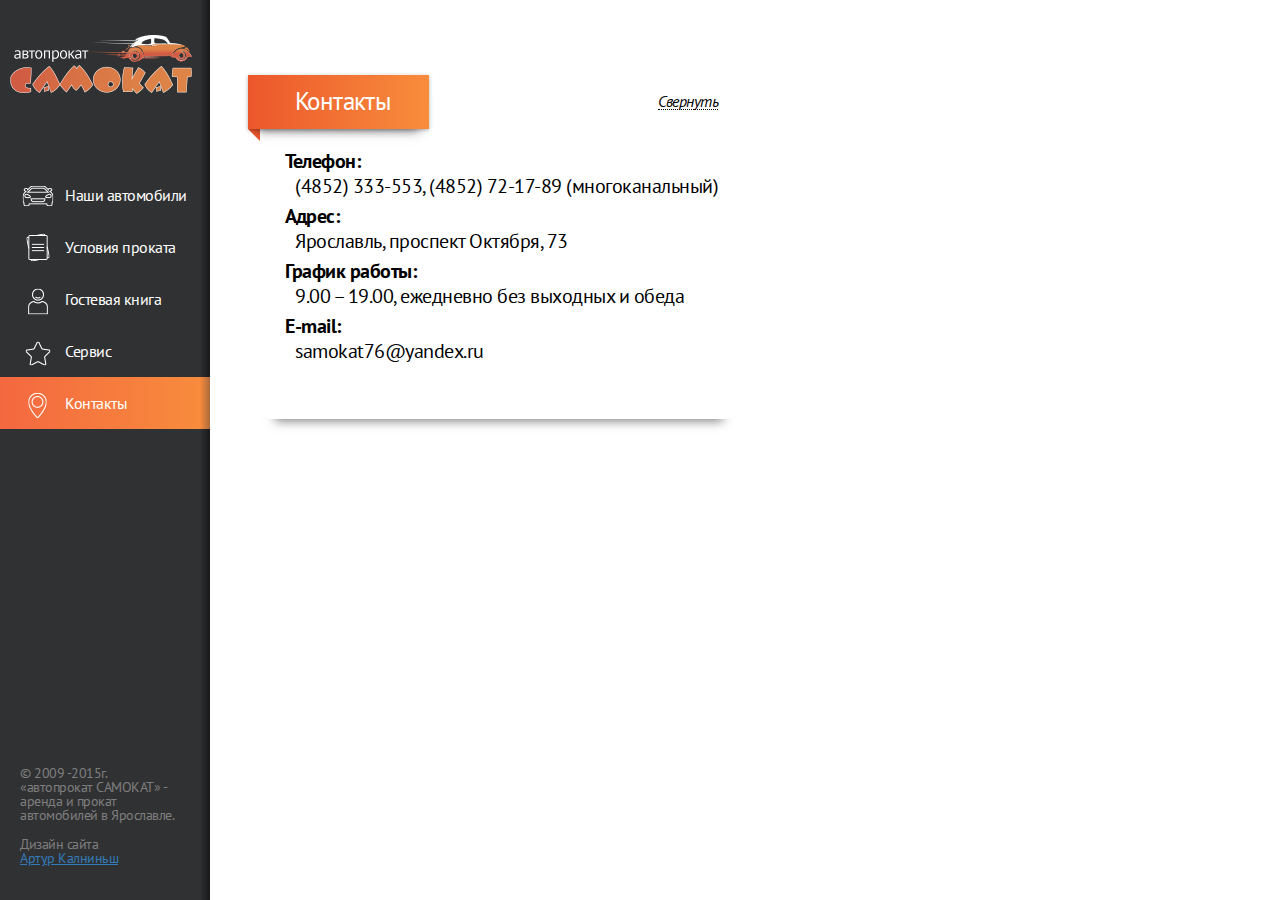
<file: index7.htm>
<!DOCTYPE html>
<html lang="ru"><head>
<meta http-equiv="content-type" content="text/html; charset=UTF-8">
  <meta charset="utf-8">
  <meta http-equiv="X-UA-Compatible" content="IE=edge">
  <meta name="viewport" content="width=device-width, initial-scale=1">
  <meta name="description" content="">
  <meta name="author" content="">
  <link rel="icon" href="f/i//favicon.ico">
  <title>Samokat76</title>
  <!-- HTML5 shim and Respond.js for IE8 support of HTML5 elements and media queries -->
  <!--[if lt IE 9]>
    <script src="https://oss.maxcdn.com/html5shiv/3.7.2/html5shiv.min.js"></script>
    <script src="https://oss.maxcdn.com/respond/1.4.2/respond.min.js"></script>
  <![endif]-->
  <link rel="stylesheet" href="f/fancybox/jquery.fancybox.css?v=2.1.5" media="screen">
  <link rel="stylesheet" href="f/css/main.css">
  <script src="f/js/jquery-1.11.3.min.js"></script>
  <script src="f/fancybox/jquery.fancybox.pack.js?v=2.1.5"></script>
  <script src="f/js/common.js"></script>
  <link href='https://fonts.googleapis.com/css?family=PT+Sans:400,700,400italic,700italic&subset=latin,cyrillic' rel='stylesheet' type='text/css'>
  <script src="//api-maps.yandex.ru/2.1/?lang=ru_RU" type="text/javascript"></script>
  <script>
  	ymaps.ready(function () {
    var myMap = new ymaps.Map('map', {
	          center: [57.6423,39.8532],
	          zoom: 16,
	          controls: []
	      }, {
	          searchControlProvider: 'yandex#search'
	      }),
	      myPlacemark = new ymaps.Placemark([57.6423,39.8532]);
	    	myMap.geoObjects.add(myPlacemark);
        myMap.controls.add(new ymaps.control.SearchControl, {float: 'right'});
        myMap.controls.add(new ymaps.control.GeolocationControl, {float: 'right'});
        myMap.controls.add(new ymaps.control.RouteEditor, {float: 'right' });
        myMap.controls.add('zoomControl', {
          float: 'none',
          position: {
              right: 10,
              top: 45
          }
        });
		});
    $(document).ready(function(){
      $(".contacts__toggle a").click(function(){
      	$(this).closest(".contacts").toggleClass("contacts_open");
      	$(this).closest(".contacts").find(".contacts__toggle").show();
      	$(this).closest(".contacts__toggle").hide();
      });
    });
  </script>
</head>
<body>
  <div class="header">
    <div class="header__ham">
      <a href="#">&nbsp;</a>
    </div>
    <a href="/" class="logo">
      <img src="f/i/logo.png" alt="">
    </a>
    <div class="callback">
      <p class="callback__num">
        <span>(4852)</span>
        333-553
      </p>
    </div>
  </div>
  <div class="main">
    <div class="main__holder">
      <a href="/" class="logo">
      <img src="f/i/logo.png" alt="">
      </a>
      <div class="callback">
        <p class="callback__num">
          <span>(4852)</span>
          333-553
        </p>
      </div>
      <ul class="main-menu">
        <li class="main-menu__item"><a href="#"><span><i class="icon-car"></i></span>Наши автомобили</a></li>
        <li class="main-menu__item"><a href="#"><span><i class="icon-list"></i></span>Условия проката</a></li>
        <li class="main-menu__item"><a href="#"><span><i class="icon-man"></i></span>Гостевая книга</a></li>
        <li class="main-menu__item"><a href="#"><span><i class="icon-star"></i></span>Сервис</a></li>
        <li class="main-menu__item main-menu__item_active"><p><span><i class="icon-marker"></i></span>Контакты</p></li>
      </ul>
      <p class="main__copyright">
        © 2009 -2015г.<br>
        <span>«автопрокат САМОКАТ» - аренда и прокат автомобилей в Ярославле.</span>
        Дизайн сайта <br>
        <a href="#">Артур Калниньш</a>
      </p>
    </div>
  </div>
  <div class="wrap">
  	<div class="contacts contacts_open">
  		<div id="map" class="contacts__map"></div>
	    <div class="holder">
	      <div class="content">
	        <p class="content__title">Контакты</p>
	        <div class="contacts__toggle"><a href="#">Свернуть</a></div>
	        <div class="contacts__toggle contacts__toggle_close"><a href="#">Развернуть</a></div>
	    		<div class="contacts__holder">
	    			<p class="contacts__subtitle">Телефон:</p>
		    		<p class="contacts__text">(4852) 333-553, (4852) 72-17-89 (многоканальный)</p>
		    		<p class="contacts__subtitle">Адрес:</p>
		    		<p class="contacts__text">Ярославль, проспект Октября, 73</p>
		    		<p class="contacts__subtitle">График работы:</p>
		    		<p class="contacts__text">9.00 – 19.00, ежедневно без выходных и обеда</p>
		    		<p class="contacts__subtitle">E-mail:</p>
		    		<p class="contacts__text">samokat76@yandex.ru</p>
		    	</div>
	      </div>
	    </div>
    </div>
  </div>
</body>
</html>
</file>
<file: f/css/main.css>
html {
  font-family: sans-serif;
  -webkit-text-size-adjust: 100%;
  -ms-text-size-adjust: 100%;
}
body {
  margin: 0;
}
html,
body {
  height: 100%;
  padding: 0;
}
article,
aside,
details,
figcaption,
figure,
footer,
header,
hgroup,
main,
menu,
nav,
section,
summary {
  display: block;
}
audio,
canvas,
progress,
video {
  display: inline-block;
  vertical-align: baseline;
}
audio:not([controls]) {
  display: none;
  height: 0;
}
[hidden],
template {
  display: none;
}
a {
  background-color: transparent;
}
a:active,
a:hover {
  outline: 0;
}
abbr[title] {
  border-bottom: 1px dotted;
}
b,
strong {
  font-weight: bold;
}
dfn {
  font-style: italic;
}
mark {
  color: #000;
  background: #ff0;
}
small {
  font-size: 80%;
}
sub,
sup {
  position: relative;
  font-size: 75%;
  line-height: 0;
  vertical-align: baseline;
}
sup {
  top: -0.5em;
}
sub {
  bottom: -0.25em;
}
img {
  border: 0;
}
svg:not(:root) {
  overflow: hidden;
}
figure {
  margin: 1em 40px;
}
hr {
  height: 0;
  -webkit-box-sizing: content-box;
  -moz-box-sizing: content-box;
  box-sizing: content-box;
}
pre {
  overflow: auto;
}
code,
kbd,
pre,
samp {
  font-family: monospace, monospace;
  font-size: 1em;
}
button,
input,
optgroup,
select,
textarea {
  margin: 0;
  font: inherit;
  color: inherit;
}
button {
  overflow: visible;
}
button,
select {
  text-transform: none;
}
button,
html input[type="button"],
input[type="reset"],
input[type="submit"] {
  -webkit-appearance: button;
  cursor: pointer;
}
button[disabled],
html input[disabled] {
  cursor: default;
}
button::-moz-focus-inner,
input::-moz-focus-inner {
  padding: 0;
  border: 0;
}
input {
  line-height: normal;
}
input[type="checkbox"],
input[type="radio"] {
  -webkit-box-sizing: border-box;
  -moz-box-sizing: border-box;
  box-sizing: border-box;
  padding: 0;
}
input[type="number"]::-webkit-inner-spin-button,
input[type="number"]::-webkit-outer-spin-button {
  height: auto;
}
input[type="search"] {
  -webkit-box-sizing: content-box;
  -moz-box-sizing: content-box;
  box-sizing: content-box;
  -webkit-appearance: textfield;
}
input[type="search"]::-webkit-search-cancel-button,
input[type="search"]::-webkit-search-decoration {
  -webkit-appearance: none;
}
fieldset {
  padding: .35em .625em .75em;
  margin: 0 2px;
  border: 1px solid #c0c0c0;
}
legend {
  padding: 0;
  border: 0;
}
textarea {
  overflow: auto;
}
optgroup {
  font-weight: bold;
}
table {
  border-spacing: 0;
  border-collapse: collapse;
}
td,
th {
  padding: 0;
}
* {
  -webkit-box-sizing: border-box;
  -moz-box-sizing: border-box;
  box-sizing: border-box;
}
*:before,
*:after {
  -webkit-box-sizing: border-box;
  -moz-box-sizing: border-box;
  box-sizing: border-box;
}
html {
  font-size: 10px;
  -webkit-tap-highlight-color: rgba(0, 0, 0, 0);
}
body {
  font-family: "PT Sans", sans-serif;
  font-size: 20px;
  line-height: 20px;
  color: #000;
  background-color: #fff;
  letter-spacing: -0.025em;
}
input,
button,
select,
textarea {
  font-family: inherit;
  font-size: inherit;
  line-height: inherit;
}
a {
  color: #337ab7;
  text-decoration: none;
}
a:hover,
a:focus {
  /*  color: #23527c;
 text-decoration: underline; */
  outline: none;
}
figure {
  margin: 0;
}
img {
  vertical-align: middle;
}
hr {
  margin-top: 20px;
  margin-bottom: 20px;
  border: 0;
  border-top: 1px solid #eee;
}
[role="button"] {
  cursor: pointer;
}
h1,
h2,
h3,
h4,
h5,
h6,
.h1,
.h2,
.h3,
.h4,
.h5,
.h6 {
  font-family: inherit;
  font-weight: 500;
  line-height: 1.1;
  color: inherit;
}
h1 small,
h2 small,
h3 small,
h4 small,
h5 small,
h6 small,
.h1 small,
.h2 small,
.h3 small,
.h4 small,
.h5 small,
.h6 small,
h1 .small,
h2 .small,
h3 .small,
h4 .small,
h5 .small,
h6 .small,
.h1 .small,
.h2 .small,
.h3 .small,
.h4 .small,
.h5 .small,
.h6 .small {
  font-weight: normal;
  line-height: 1;
  color: #777;
}
h1,
.h1,
h2,
.h2,
h3,
.h3 {
  margin: 0;
}
h1 small,
.h1 small,
h2 small,
.h2 small,
h3 small,
.h3 small,
h1 .small,
.h1 .small,
h2 .small,
.h2 .small,
h3 .small,
.h3 .small {
  font-size: 65%;
}
h4,
.h4,
h5,
.h5,
h6,
.h6 {
  margin-top: 10px;
  margin-bottom: 10px;
}
h4 small,
.h4 small,
h5 small,
.h5 small,
h6 small,
.h6 small,
h4 .small,
.h4 .small,
h5 .small,
.h5 .small,
h6 .small,
.h6 .small {
  font-size: 75%;
}
h1,
.h1 {
  font-size: 60px;
}
h2,
.h2 {
  font-size: 40px;
}
h3,
.h3 {
  font-size: 30px;
}
h4,
.h4 {
  font-size: 20px;
}
h5,
.h5 {
  font-size: 14px;
}
h6,
.h6 {
  font-size: 12px;
}
h1 {
  font-size: 35px;
  line-height: 40px;
  color: #fff;
  margin-bottom: 50px;
  letter-spacing: -0.025em;
}
p {
  margin: 0;
}
small,
.small {
  font-size: 85%;
}
mark,
.mark {
  padding: .2em;
  background-color: #fcf8e3;
}
ul,
ol {
  margin-top: 0;
  margin-bottom: 10px;
  padding: 0;
}
ul ul,
ol ul,
ul ol,
ol ol {
  margin-bottom: 0;
}
ol {
  counter-reset: li;
  padding: 0;
  list-style: none;
}
ol li {
  position: relative;
  margin-bottom: 15px;
  color: #37474f;
  line-height: 30px;
}
@media (max-width: 479px) {
  ol li {
    font-size: 14px;
    line-height: 25px;
  }
}
ol li:before {
  content: counter(li) '.';
  counter-increment: li;
  /* color: @orange; */
  font-weight: bold;
  padding-right: 15px;
}
dl {
  margin-top: 0;
  margin-bottom: 20px;
}
dt,
dd {
  line-height: 1.42857143;
}
dt {
  font-weight: bold;
}
dd {
  margin-left: 0;
}
abbr[title],
abbr[data-original-title] {
  cursor: help;
  border-bottom: 1px dotted #777;
}
.initialism {
  font-size: 90%;
  text-transform: uppercase;
}
blockquote {
  padding: 10px 20px;
  margin: 0 0 20px;
  font-size: 17.5px;
  border-left: 5px solid #eee;
}
blockquote p:last-child,
blockquote ul:last-child,
blockquote ol:last-child {
  margin-bottom: 0;
}
blockquote footer,
blockquote small,
blockquote .small {
  display: block;
  font-size: 80%;
  line-height: 1.42857143;
  color: #777;
}
blockquote footer:before,
blockquote small:before,
blockquote .small:before {
  content: '\2014 \00A0';
}
.blockquote-reverse,
blockquote.pull-right {
  padding-right: 15px;
  padding-left: 0;
  text-align: right;
  border-right: 5px solid #eee;
  border-left: 0;
}
.blockquote-reverse footer:before,
blockquote.pull-right footer:before,
.blockquote-reverse small:before,
blockquote.pull-right small:before,
.blockquote-reverse .small:before,
blockquote.pull-right .small:before {
  content: '';
}
.blockquote-reverse footer:after,
blockquote.pull-right footer:after,
.blockquote-reverse small:after,
blockquote.pull-right small:after,
.blockquote-reverse .small:after,
blockquote.pull-right .small:after {
  content: '\00A0 \2014';
}
address {
  margin-bottom: 20px;
  font-style: normal;
  line-height: 1.42857143;
}
code {
  padding: 2px 4px;
  font-size: 90%;
  color: #c7254e;
  background-color: #f9f2f4;
  border-radius: 4px;
}
kbd {
  padding: 2px 4px;
  font-size: 90%;
  color: #fff;
  background-color: #333;
  border-radius: 3px;
  -webkit-box-shadow: inset 0 -1px 0 rgba(0, 0, 0, 0.25);
  box-shadow: inset 0 -1px 0 rgba(0, 0, 0, 0.25);
}
kbd kbd {
  padding: 0;
  font-size: 100%;
  font-weight: bold;
  -webkit-box-shadow: none;
  box-shadow: none;
}
pre {
  display: block;
  padding: 9.5px;
  margin: 0 0 10px;
  font-size: 13px;
  line-height: 1.42857143;
  color: #333;
  word-break: break-all;
  word-wrap: break-word;
  background-color: #f5f5f5;
  border: 1px solid #ccc;
  border-radius: 4px;
}
pre code {
  padding: 0;
  font-size: inherit;
  color: inherit;
  white-space: pre-wrap;
  background-color: transparent;
  border-radius: 0;
}
table {
  background-color: transparent;
}
caption {
  padding-top: 8px;
  padding-bottom: 8px;
  color: #777;
  text-align: left;
}
th {
  text-align: left;
}
fieldset {
  min-width: 0;
  padding: 0;
  margin: 0;
  border: 0;
}
legend {
  display: block;
  width: 100%;
  padding: 0;
  margin-bottom: 20px;
  font-size: 21px;
  line-height: inherit;
  color: #333;
  border: 0;
  border-bottom: 1px solid #e5e5e5;
}
label {
  display: inline-block;
  max-width: 100%;
  font-weight: bold;
}
input[type="search"] {
  -webkit-box-sizing: border-box;
  -moz-box-sizing: border-box;
  box-sizing: border-box;
}
input[type='checkbox'],
input[type='radio'] {
  display: none;
}
input[type='checkbox'] + label,
input[type='radio'] + label {
  cursor: pointer;
  position: relative;
  font-weight: normal;
  display: inline-block;
  padding-left: 30px;
}
input[type='checkbox'] + label::before,
input[type='radio'] + label::before {
  content: '';
  position: absolute;
  left: 0px;
  top: 3px;
  height: 20px;
  width: 20px;
}
input[type='radio'] + label::before {
  border: 2px solid #eceff1;
  border-radius: 50%;
}
input[type='radio']:checked + label::after {
  content: '';
  position: absolute;
  /* background: @orange; */
  border-radius: 50%;
  width: 10px;
  height: 10px;
  left: 5px;
  top: 1px;
  bottom: 0;
  margin: auto;
}
input[type='checkbox'] + label::before {
  border: 2px solid #eceff1;
  border-radius: 5px;
}
input[type='checkbox']:checked + label::after {
  content: '';
  position: absolute;
  background: url(../../f/i/icons.png) -151px -392px;
  width: 11px;
  height: 10px;
  left: 4px;
  top: 1px;
  bottom: 0;
  margin: auto;
}
.btn,
.btn:active {
  display: inline-block;
  padding: 2px 20px 5px;
  margin-bottom: 0;
  font-size: 21px;
  line-height: 25px;
  color: #fff;
  font-weight: normal;
  text-align: center;
  position: relative;
  white-space: nowrap;
  vertical-align: middle;
  -ms-touch-action: manipulation;
  touch-action: manipulation;
  cursor: pointer;
  -webkit-user-select: none;
  -moz-user-select: none;
  -ms-user-select: none;
  user-select: none;
  border-radius: 15px;
  background: -moz-linear-gradient(bottom, #ec572b 0%, #f88d3c 100%);
  background: -webkit-gradient(bottom top, bottom top, color-stop(0%, #ec572b), color-stop(100%, #f88d3c));
  background: -webkit-linear-gradient(bottom, #ec572b 0%, #f88d3c 100%);
  background: -o-linear-gradient(bottom, #ec572b 0%, #f88d3c 100%);
  background: -ms-linear-gradient(bottom, #ec572b 0%, #f88d3c 100%);
  background: linear-gradient(to top, #ec572b 0%, #f88d3c 100%);
  -webkit-box-shadow: 0 1px 2px 0 #000;
  -moz-box-shadow: 0 1px 2px 0 #000;
  box-shadow: 0 1px 2px 0 #000;
  overflow: hidden;
  z-index: 1;
}
.btn:hover,
.btn:active:hover {
  color: #fff !important;
}
.btn:hover:before,
.btn:active:hover:before {
  content: '';
  position: absolute;
  left: 0;
  right: 0;
  top: 0;
  bottom: 0;
  margin: auto;
  background: #0c0e10;
  opacity: .05;
  z-index: -1;
}
.btn:focus,
.btn:active:focus {
  color: #fff !important;
  outline: none !important;
}
.btn:active,
.btn:active:active {
  -webkit-box-shadow: 0 3px 4px 0 rgba(12, 14, 16, 0.7) inset;
  -moz-box-shadow: 0 3px 4px 0 rgba(12, 14, 16, 0.7) inset;
  box-shadow: 0 3px 4px 0 rgba(12, 14, 16, 0.7) inset;
  background: -moz-linear-gradient(bottom, #ec572b 0%, #f88d3c 100%);
  background: -webkit-gradient(bottom top, bottom top, color-stop(0%, #ec572b), color-stop(100%, #f88d3c));
  background: -webkit-linear-gradient(bottom, #ec572b 0%, #f88d3c 100%);
  background: -o-linear-gradient(bottom, #ec572b 0%, #f88d3c 100%);
  background: -ms-linear-gradient(bottom, #ec572b 0%, #f88d3c 100%);
  background: linear-gradient(to top, #ec572b 0%, #f88d3c 100%);
}
.btn_big,
.btn_big:active {
  font-size: 25px;
  padding-left: 20px;
  padding-right: 20px;
}
@media (max-width: 479px) {
  .btn_big,
  .btn_big:active {
    font-size: 18px;
    line-height: 20px;
    padding-left: 10px;
    padding-right: 10px;
  }
}
.btn:focus,
.btn:active:focus,
.btn.active:focus,
.btn.focus,
.btn:active.focus,
.btn.active.focus {
  outline: thin dotted;
  outline: 5px auto -webkit-focus-ring-color;
  outline-offset: -2px;
}
.btn:hover,
.btn:focus,
.btn.focus {
  color: #333;
  text-decoration: none;
}
.btn:active,
.btn.active {
  background-image: none;
  outline: 0;
  -webkit-box-shadow: inset 0 3px 5px rgba(0, 0, 0, 0.125);
  box-shadow: inset 0 3px 5px rgba(0, 0, 0, 0.125);
}
.btn.disabled,
.btn[disabled],
fieldset[disabled] .btn {
  cursor: not-allowed;
  filter: alpha(opacity=65);
  -webkit-box-shadow: none;
  box-shadow: none;
  opacity: .65;
}
a.btn.disabled,
fieldset[disabled] a.btn {
  pointer-events: none;
}
.btn-link {
  font-weight: normal;
  color: #337ab7;
  border-radius: 0;
}
.btn-link,
.btn-link:active,
.btn-link.active,
.btn-link[disabled],
fieldset[disabled] .btn-link {
  background-color: transparent;
  -webkit-box-shadow: none;
  box-shadow: none;
}
.btn-link,
.btn-link:hover,
.btn-link:focus,
.btn-link:active {
  border-color: transparent;
}
.btn-link:hover,
.btn-link:focus {
  color: #23527c;
  text-decoration: underline;
  background-color: transparent;
}
.btn-link[disabled]:hover,
fieldset[disabled] .btn-link:hover,
.btn-link[disabled]:focus,
fieldset[disabled] .btn-link:focus {
  color: #777;
  text-decoration: none;
}
.caret {
  display: inline-block;
  width: 0;
  height: 0;
  margin-left: 2px;
  vertical-align: middle;
  border-top: 4px dashed;
  border-top: 4px solid \9;
  border-right: 4px solid transparent;
  border-left: 4px solid transparent;
}
.dropup,
.dropdown {
  position: relative;
}
.dropdown-toggle:focus {
  outline: 0;
}
.dropdown-menu {
  position: absolute;
  top: 100%;
  left: 0;
  z-index: 1000;
  display: none;
  float: left;
  min-width: 160px;
  padding: 5px 0;
  margin: 2px 0 0;
  font-size: 14px;
  text-align: left;
  list-style: none;
  background-color: #fff;
  -webkit-background-clip: padding-box;
  background-clip: padding-box;
  border: 1px solid #ccc;
  border: 1px solid rgba(0, 0, 0, 0.15);
  border-radius: 4px;
  -webkit-box-shadow: 0 6px 12px rgba(0, 0, 0, 0.175);
  box-shadow: 0 6px 12px rgba(0, 0, 0, 0.175);
}
.dropdown-menu.pull-right {
  right: 0;
  left: auto;
}
.dropdown-menu .divider {
  height: 1px;
  margin: 9px 0;
  overflow: hidden;
  background-color: #e5e5e5;
}
.dropdown-menu > li > a {
  display: block;
  padding: 3px 20px;
  clear: both;
  font-weight: normal;
  line-height: 1.42857143;
  color: #333;
  white-space: nowrap;
}
.dropdown-menu > li > a:hover,
.dropdown-menu > li > a:focus {
  color: #262626;
  text-decoration: none;
  background-color: #f5f5f5;
}
.dropdown-menu > .active > a,
.dropdown-menu > .active > a:hover,
.dropdown-menu > .active > a:focus {
  color: #fff;
  text-decoration: none;
  background-color: #337ab7;
  outline: 0;
}
.dropdown-menu > .disabled > a,
.dropdown-menu > .disabled > a:hover,
.dropdown-menu > .disabled > a:focus {
  color: #777;
}
.dropdown-menu > .disabled > a:hover,
.dropdown-menu > .disabled > a:focus {
  text-decoration: none;
  cursor: not-allowed;
  background-color: transparent;
  background-image: none;
  filter: progid:DXImageTransform.Microsoft.gradient(enabled=false);
}
.open > .dropdown-menu {
  display: block;
}
.open > a {
  outline: 0;
}
.dropdown-menu-right {
  right: 0;
  left: auto;
}
.dropdown-menu-left {
  right: auto;
  left: 0;
}
.dropdown-header {
  display: block;
  padding: 3px 20px;
  font-size: 12px;
  line-height: 1.42857143;
  color: #777;
  white-space: nowrap;
}
.dropdown-backdrop {
  position: fixed;
  top: 0;
  right: 0;
  bottom: 0;
  left: 0;
  z-index: 990;
}
.pull-right > .dropdown-menu {
  right: 0;
  left: auto;
}
.dropup .caret,
.navbar-fixed-bottom .dropdown .caret {
  content: "";
  border-top: 0;
  border-bottom: 4px dashed;
  border-bottom: 4px solid \9;
}
.dropup .dropdown-menu,
.navbar-fixed-bottom .dropdown .dropdown-menu {
  top: auto;
  bottom: 100%;
  margin-bottom: 2px;
}
@media (min-width: 768px) {
  .navbar-right .dropdown-menu {
    right: 0;
    left: auto;
  }
  .navbar-right .dropdown-menu-left {
    right: auto;
    left: 0;
  }
}
.btn-group,
.btn-group-vertical {
  position: relative;
  display: inline-block;
  vertical-align: middle;
}
.btn-group > .btn,
.btn-group-vertical > .btn {
  position: relative;
  float: left;
}
.btn-group > .btn:hover,
.btn-group-vertical > .btn:hover,
.btn-group > .btn:focus,
.btn-group-vertical > .btn:focus,
.btn-group > .btn:active,
.btn-group-vertical > .btn:active,
.btn-group > .btn.active,
.btn-group-vertical > .btn.active {
  z-index: 2;
}
.btn-group .btn + .btn,
.btn-group .btn + .btn-group,
.btn-group .btn-group + .btn,
.btn-group .btn-group + .btn-group {
  margin-left: -1px;
}
.btn-toolbar {
  margin-left: -5px;
}
.btn-toolbar .btn,
.btn-toolbar .btn-group,
.btn-toolbar .input-group {
  float: left;
}
.btn-toolbar > .btn,
.btn-toolbar > .btn-group,
.btn-toolbar > .input-group {
  margin-left: 5px;
}
.btn-group > .btn:not(:first-child):not(:last-child):not(.dropdown-toggle) {
  border-radius: 0;
}
.btn-group > .btn:first-child {
  margin-left: 0;
}
.btn-group > .btn:first-child:not(:last-child):not(.dropdown-toggle) {
  border-top-right-radius: 0;
  border-bottom-right-radius: 0;
}
.btn-group > .btn:last-child:not(:first-child),
.btn-group > .dropdown-toggle:not(:first-child) {
  border-top-left-radius: 0;
  border-bottom-left-radius: 0;
}
/* .btn-group > .btn-group {
  float: left;
} */
.btn-group > .btn-group:not(:first-child):not(:last-child) > .btn {
  border-radius: 0;
}
.btn-group > .btn-group:first-child:not(:last-child) > .btn:last-child,
.btn-group > .btn-group:first-child:not(:last-child) > .dropdown-toggle {
  border-top-right-radius: 0;
  border-bottom-right-radius: 0;
}
.btn-group > .btn-group:last-child:not(:first-child) > .btn:first-child {
  border-top-left-radius: 0;
  border-bottom-left-radius: 0;
}
.btn-group .dropdown-toggle:active,
.btn-group.open .dropdown-toggle {
  outline: 0;
}
.btn-group > .btn + .dropdown-toggle {
  padding-right: 8px;
  padding-left: 8px;
}
.btn-group > .btn-lg + .dropdown-toggle {
  padding-right: 12px;
  padding-left: 12px;
}
.btn-group.open .dropdown-toggle {
  -webkit-box-shadow: inset 0 3px 5px rgba(0, 0, 0, 0.125);
  box-shadow: inset 0 3px 5px rgba(0, 0, 0, 0.125);
}
.btn-group.open .dropdown-toggle.btn-link {
  -webkit-box-shadow: none;
  box-shadow: none;
}
.btn .caret {
  margin-left: 0;
}
.btn-lg .caret {
  border-width: 5px 5px 0;
  border-bottom-width: 0;
}
.dropup .btn-lg .caret {
  border-width: 0 5px 5px;
}
.btn-group-vertical > .btn,
.btn-group-vertical > .btn-group,
.btn-group-vertical > .btn-group > .btn {
  display: block;
  float: none;
  width: 100%;
  max-width: 100%;
}
.btn-group-vertical > .btn-group > .btn {
  float: none;
}
.btn-group-vertical > .btn + .btn,
.btn-group-vertical > .btn + .btn-group,
.btn-group-vertical > .btn-group + .btn,
.btn-group-vertical > .btn-group + .btn-group {
  margin-top: -1px;
  margin-left: 0;
}
.btn-group-vertical > .btn:not(:first-child):not(:last-child) {
  border-radius: 0;
}
.btn-group-vertical > .btn:first-child:not(:last-child) {
  border-top-right-radius: 4px;
  border-bottom-right-radius: 0;
  border-bottom-left-radius: 0;
}
.btn-group-vertical > .btn:last-child:not(:first-child) {
  border-top-left-radius: 0;
  border-top-right-radius: 0;
  border-bottom-left-radius: 4px;
}
.btn-group-vertical > .btn-group:not(:first-child):not(:last-child) > .btn {
  border-radius: 0;
}
.btn-group-vertical > .btn-group:first-child:not(:last-child) > .btn:last-child,
.btn-group-vertical > .btn-group:first-child:not(:last-child) > .dropdown-toggle {
  border-bottom-right-radius: 0;
  border-bottom-left-radius: 0;
}
.btn-group-vertical > .btn-group:last-child:not(:first-child) > .btn:first-child {
  border-top-left-radius: 0;
  border-top-right-radius: 0;
}
.btn-group-justified {
  display: table;
  width: 100%;
  table-layout: fixed;
  border-collapse: separate;
}
.btn-group-justified > .btn,
.btn-group-justified > .btn-group {
  display: table-cell;
  float: none;
  width: 1%;
}
.btn-group-justified > .btn-group .btn {
  width: 100%;
}
.btn-group-justified > .btn-group .dropdown-menu {
  left: auto;
}
[data-toggle="buttons"] > .btn input[type="radio"],
[data-toggle="buttons"] > .btn-group > .btn input[type="radio"],
[data-toggle="buttons"] > .btn input[type="checkbox"],
[data-toggle="buttons"] > .btn-group > .btn input[type="checkbox"] {
  position: absolute;
  clip: rect(0, 0, 0, 0);
  pointer-events: none;
}
.input-group {
  position: relative;
  display: table;
  border-collapse: separate;
}
.input-group[class*="col-"] {
  float: none;
  padding-right: 0;
  padding-left: 0;
}
.input-group .form-control {
  position: relative;
  z-index: 2;
  float: left;
  width: 100%;
  margin-bottom: 0;
}
.input-group-lg > .form-control,
.input-group-lg > .input-group-addon,
.input-group-lg > .input-group-btn > .btn {
  height: 46px;
  padding: 10px 16px;
  font-size: 18px;
  line-height: 1.3333333;
  border-radius: 6px;
}
select.input-group-lg > .form-control,
select.input-group-lg > .input-group-addon,
select.input-group-lg > .input-group-btn > .btn {
  height: 46px;
  line-height: 46px;
}
textarea.input-group-lg > .form-control,
textarea.input-group-lg > .input-group-addon,
textarea.input-group-lg > .input-group-btn > .btn,
select[multiple].input-group-lg > .form-control,
select[multiple].input-group-lg > .input-group-addon,
select[multiple].input-group-lg > .input-group-btn > .btn {
  height: auto;
}
.input-group-sm > .form-control,
.input-group-sm > .input-group-addon,
.input-group-sm > .input-group-btn > .btn {
  height: 30px;
  padding: 5px 10px;
  font-size: 12px;
  line-height: 1.5;
  border-radius: 3px;
}
select.input-group-sm > .form-control,
select.input-group-sm > .input-group-addon,
select.input-group-sm > .input-group-btn > .btn {
  height: 30px;
  line-height: 30px;
}
textarea.input-group-sm > .form-control,
textarea.input-group-sm > .input-group-addon,
textarea.input-group-sm > .input-group-btn > .btn,
select[multiple].input-group-sm > .form-control,
select[multiple].input-group-sm > .input-group-addon,
select[multiple].input-group-sm > .input-group-btn > .btn {
  height: auto;
}
.input-group-addon,
.input-group-btn,
.input-group .form-control {
  display: table-cell;
}
.input-group-addon:not(:first-child):not(:last-child),
.input-group-btn:not(:first-child):not(:last-child),
.input-group .form-control:not(:first-child):not(:last-child) {
  border-radius: 0;
}
.input-group-addon,
.input-group-btn {
  width: 1%;
  white-space: nowrap;
  vertical-align: middle;
}
.input-group-addon {
  padding: 6px 12px;
  font-size: 14px;
  font-weight: normal;
  line-height: 1;
  color: #555;
  text-align: center;
  background-color: #eee;
  border: 1px solid #ccc;
  border-radius: 4px;
}
.input-group-addon.input-sm {
  padding: 5px 10px;
  font-size: 12px;
  border-radius: 3px;
}
.input-group-addon.input-lg {
  padding: 10px 16px;
  font-size: 18px;
  border-radius: 6px;
}
.input-group-addon input[type="radio"],
.input-group-addon input[type="checkbox"] {
  margin-top: 0;
}
.input-group .form-control:first-child,
.input-group-addon:first-child,
.input-group-btn:first-child > .btn,
.input-group-btn:first-child > .btn-group > .btn,
.input-group-btn:first-child > .dropdown-toggle,
.input-group-btn:last-child > .btn:not(:last-child):not(.dropdown-toggle),
.input-group-btn:last-child > .btn-group:not(:last-child) > .btn {
  border-top-right-radius: 0;
  border-bottom-right-radius: 0;
}
.input-group-addon:first-child {
  border-right: 0;
}
.input-group .form-control:last-child,
.input-group-addon:last-child,
.input-group-btn:last-child > .btn,
.input-group-btn:last-child > .btn-group > .btn,
.input-group-btn:last-child > .dropdown-toggle,
.input-group-btn:first-child > .btn:not(:first-child),
.input-group-btn:first-child > .btn-group:not(:first-child) > .btn {
  border-top-left-radius: 0;
  border-bottom-left-radius: 0;
}
.input-group-addon:last-child {
  border-left: 0;
}
.input-group-btn {
  position: relative;
  font-size: 0;
  white-space: nowrap;
}
.input-group-btn > .btn {
  position: relative;
}
.input-group-btn > .btn + .btn {
  margin-left: -1px;
}
.input-group-btn > .btn:hover,
.input-group-btn > .btn:focus,
.input-group-btn > .btn:active {
  z-index: 2;
}
.input-group-btn:first-child > .btn,
.input-group-btn:first-child > .btn-group {
  margin-right: -1px;
}
.input-group-btn:last-child > .btn,
.input-group-btn:last-child > .btn-group {
  z-index: 2;
  margin-left: -1px;
}
.nav {
  padding-left: 0;
  margin-bottom: 0;
  list-style: none;
}
.nav > li {
  position: relative;
  display: block;
}
.nav > li > a {
  position: relative;
  display: block;
  padding: 10px 15px;
}
.nav > li > a:hover,
.nav > li > a:focus {
  text-decoration: none;
  background-color: #eee;
}
.nav > li.disabled > a {
  color: #777;
}
.nav > li.disabled > a:hover,
.nav > li.disabled > a:focus {
  color: #777;
  text-decoration: none;
  cursor: not-allowed;
  background-color: transparent;
}
.nav .open > a,
.nav .open > a:hover,
.nav .open > a:focus {
  background-color: #eee;
  border-color: #337ab7;
}
.nav .nav-divider {
  height: 1px;
  margin: 9px 0;
  overflow: hidden;
  background-color: #e5e5e5;
}
.nav > li > a > img {
  max-width: none;
}
.nav-tabs {
  border-bottom: 1px solid #ddd;
}
.nav-tabs > li {
  float: left;
  margin-bottom: -1px;
}
.nav-tabs > li > a {
  margin-right: 2px;
  line-height: 1.42857143;
  border: 1px solid transparent;
  border-radius: 4px 4px 0 0;
}
.nav-tabs > li > a:hover {
  border-color: #eee #eee #ddd;
}
.nav-tabs > li.active > a,
.nav-tabs > li.active > a:hover,
.nav-tabs > li.active > a:focus {
  color: #555;
  cursor: default;
  background-color: #fff;
  border: 1px solid #ddd;
  border-bottom-color: transparent;
}
.nav-tabs.nav-justified {
  width: 100%;
  border-bottom: 0;
}
.nav-tabs.nav-justified > li {
  float: none;
}
.nav-tabs.nav-justified > li > a {
  margin-bottom: 5px;
  text-align: center;
}
.nav-tabs.nav-justified > .dropdown .dropdown-menu {
  top: auto;
  left: auto;
}
@media (min-width: 768px) {
  .nav-tabs.nav-justified > li {
    display: table-cell;
    width: 1%;
  }
  .nav-tabs.nav-justified > li > a {
    margin-bottom: 0;
  }
}
.nav-tabs.nav-justified > li > a {
  margin-right: 0;
  border-radius: 4px;
}
.nav-tabs.nav-justified > .active > a,
.nav-tabs.nav-justified > .active > a:hover,
.nav-tabs.nav-justified > .active > a:focus {
  border: 1px solid #ddd;
}
@media (min-width: 768px) {
  .nav-tabs.nav-justified > li > a {
    border-bottom: 1px solid #ddd;
    border-radius: 4px 4px 0 0;
  }
  .nav-tabs.nav-justified > .active > a,
  .nav-tabs.nav-justified > .active > a:hover,
  .nav-tabs.nav-justified > .active > a:focus {
    border-bottom-color: #fff;
  }
}
.nav-pills > li {
  float: left;
}
.nav-pills > li > a {
  border-radius: 4px;
}
.nav-pills > li + li {
  margin-left: 2px;
}
.nav-pills > li.active > a,
.nav-pills > li.active > a:hover,
.nav-pills > li.active > a:focus {
  color: #fff;
  background-color: #337ab7;
}
.nav-stacked > li {
  float: none;
}
.nav-stacked > li + li {
  margin-top: 2px;
  margin-left: 0;
}
.nav-justified {
  width: 100%;
}
.nav-justified > li {
  float: none;
}
.nav-justified > li > a {
  margin-bottom: 5px;
  text-align: center;
}
.nav-justified > .dropdown .dropdown-menu {
  top: auto;
  left: auto;
}
@media (min-width: 768px) {
  .nav-justified > li {
    display: table-cell;
    width: 1%;
  }
  .nav-justified > li > a {
    margin-bottom: 0;
  }
}
.nav-tabs-justified {
  border-bottom: 0;
}
.nav-tabs-justified > li > a {
  margin-right: 0;
  border-radius: 4px;
}
.nav-tabs-justified > .active > a,
.nav-tabs-justified > .active > a:hover,
.nav-tabs-justified > .active > a:focus {
  border: 1px solid #ddd;
}
@media (min-width: 768px) {
  .nav-tabs-justified > li > a {
    border-bottom: 1px solid #ddd;
    border-radius: 4px 4px 0 0;
  }
  .nav-tabs-justified > .active > a,
  .nav-tabs-justified > .active > a:hover,
  .nav-tabs-justified > .active > a:focus {
    border-bottom-color: #fff;
  }
}
.tab-content > .tab-pane {
  display: none;
}
.tab-content > .active {
  display: block;
}
.nav-tabs .dropdown-menu {
  margin-top: -1px;
  border-top-left-radius: 0;
  border-top-right-radius: 0;
}
.navbar {
  position: relative;
  min-height: 50px;
  margin-bottom: 20px;
  border: 1px solid transparent;
}
@media (min-width: 768px) {
  .navbar {
    border-radius: 4px;
  }
}
@media (min-width: 768px) {
  .navbar-header {
    float: left;
  }
}
.navbar-collapse {
  padding-right: 15px;
  padding-left: 15px;
  overflow-x: visible;
  -webkit-overflow-scrolling: touch;
  border-top: 1px solid transparent;
  -webkit-box-shadow: inset 0 1px 0 rgba(255, 255, 255, 0.1);
  box-shadow: inset 0 1px 0 rgba(255, 255, 255, 0.1);
}
.navbar-collapse.in {
  overflow-y: auto;
}
@media (min-width: 768px) {
  .navbar-collapse {
    width: auto;
    border-top: 0;
    -webkit-box-shadow: none;
    box-shadow: none;
  }
  .navbar-collapse.collapse {
    display: block !important;
    height: auto !important;
    padding-bottom: 0;
    overflow: visible !important;
  }
  .navbar-collapse.in {
    overflow-y: visible;
  }
  .navbar-fixed-top .navbar-collapse,
  .navbar-static-top .navbar-collapse,
  .navbar-fixed-bottom .navbar-collapse {
    padding-right: 0;
    padding-left: 0;
  }
}
.navbar-fixed-top .navbar-collapse,
.navbar-fixed-bottom .navbar-collapse {
  max-height: 340px;
}
@media (max-device-width: 480px) and (orientation: landscape) {
  .navbar-fixed-top .navbar-collapse,
  .navbar-fixed-bottom .navbar-collapse {
    max-height: 200px;
  }
}
.container > .navbar-header,
.container-fluid > .navbar-header,
.container > .navbar-collapse,
.container-fluid > .navbar-collapse {
  margin-right: -15px;
  margin-left: -15px;
}
@media (min-width: 768px) {
  .container > .navbar-header,
  .container-fluid > .navbar-header,
  .container > .navbar-collapse,
  .container-fluid > .navbar-collapse {
    margin-right: 0;
    margin-left: 0;
  }
}
.navbar-static-top {
  z-index: 1000;
  border-width: 0 0 1px;
}
@media (min-width: 768px) {
  .navbar-static-top {
    border-radius: 0;
  }
}
.navbar-fixed-top,
.navbar-fixed-bottom {
  position: fixed;
  right: 0;
  left: 0;
  z-index: 1030;
}
@media (min-width: 768px) {
  .navbar-fixed-top,
  .navbar-fixed-bottom {
    border-radius: 0;
  }
}
.navbar-fixed-top {
  top: 0;
  border-width: 0 0 1px;
}
.navbar-fixed-bottom {
  bottom: 0;
  margin-bottom: 0;
  border-width: 1px 0 0;
}
.navbar-brand {
  float: left;
  height: 50px;
  padding: 15px 15px;
  font-size: 18px;
  line-height: 20px;
}
.navbar-brand:hover,
.navbar-brand:focus {
  text-decoration: none;
}
.navbar-brand > img {
  display: block;
}
@media (min-width: 768px) {
  .navbar > .container .navbar-brand,
  .navbar > .container-fluid .navbar-brand {
    margin-left: -15px;
  }
}
.navbar-toggle {
  position: relative;
  float: right;
  padding: 9px 10px;
  margin-top: 8px;
  margin-right: 15px;
  margin-bottom: 8px;
  background-color: transparent;
  background-image: none;
  border: 1px solid transparent;
  border-radius: 4px;
}
.navbar-toggle:focus {
  outline: 0;
}
.navbar-toggle .icon-bar {
  display: block;
  width: 22px;
  height: 2px;
  border-radius: 1px;
}
.navbar-toggle .icon-bar + .icon-bar {
  margin-top: 4px;
}
@media (min-width: 768px) {
  .navbar-toggle {
    display: none;
  }
}
.navbar-nav {
  margin: 7.5px -15px;
}
.navbar-nav > li > a {
  padding-top: 10px;
  padding-bottom: 10px;
  line-height: 20px;
}
@media (max-width: 767px) {
  .navbar-nav .open .dropdown-menu {
    position: static;
    float: none;
    width: auto;
    margin-top: 0;
    background-color: transparent;
    border: 0;
    -webkit-box-shadow: none;
    box-shadow: none;
  }
  .navbar-nav .open .dropdown-menu > li > a,
  .navbar-nav .open .dropdown-menu .dropdown-header {
    padding: 5px 15px 5px 25px;
  }
  .navbar-nav .open .dropdown-menu > li > a {
    line-height: 20px;
  }
  .navbar-nav .open .dropdown-menu > li > a:hover,
  .navbar-nav .open .dropdown-menu > li > a:focus {
    background-image: none;
  }
}
@media (min-width: 768px) {
  .navbar-nav {
    float: left;
    margin: 0;
  }
  .navbar-nav > li {
    float: left;
  }
  .navbar-nav > li > a {
    padding-top: 15px;
    padding-bottom: 15px;
  }
}
.navbar-form {
  padding: 10px 15px;
  margin-top: 8px;
  margin-right: -15px;
  margin-bottom: 8px;
  margin-left: -15px;
  border-top: 1px solid transparent;
  border-bottom: 1px solid transparent;
  -webkit-box-shadow: inset 0 1px 0 rgba(255, 255, 255, 0.1), 0 1px 0 rgba(255, 255, 255, 0.1);
  box-shadow: inset 0 1px 0 rgba(255, 255, 255, 0.1), 0 1px 0 rgba(255, 255, 255, 0.1);
}
@media (min-width: 768px) {
  .navbar-form .form-group {
    display: inline-block;
    margin-bottom: 0;
    vertical-align: middle;
  }
  .navbar-form .form-control {
    display: inline-block;
    width: auto;
    vertical-align: middle;
  }
  .navbar-form .form-control-static {
    display: inline-block;
  }
  .navbar-form .input-group {
    display: inline-table;
    vertical-align: middle;
  }
  .navbar-form .input-group .input-group-addon,
  .navbar-form .input-group .input-group-btn,
  .navbar-form .input-group .form-control {
    width: auto;
  }
  .navbar-form .input-group > .form-control {
    width: 100%;
  }
  .navbar-form .control-label {
    margin-bottom: 0;
    vertical-align: middle;
  }
  .navbar-form .radio,
  .navbar-form .checkbox {
    display: inline-block;
    margin-top: 0;
    margin-bottom: 0;
    vertical-align: middle;
  }
  .navbar-form .radio label,
  .navbar-form .checkbox label {
    padding-left: 0;
  }
  .navbar-form .radio input[type="radio"],
  .navbar-form .checkbox input[type="checkbox"] {
    position: relative;
    margin-left: 0;
  }
  .navbar-form .has-feedback .form-control-feedback {
    top: 0;
  }
}
@media (max-width: 767px) {
  .navbar-form .form-group {
    margin-bottom: 5px;
  }
  .navbar-form .form-group:last-child {
    margin-bottom: 0;
  }
}
@media (min-width: 768px) {
  .navbar-form {
    width: auto;
    padding-top: 0;
    padding-bottom: 0;
    margin-right: 0;
    margin-left: 0;
    border: 0;
    -webkit-box-shadow: none;
    box-shadow: none;
  }
}
.navbar-nav > li > .dropdown-menu {
  margin-top: 0;
  border-top-left-radius: 0;
  border-top-right-radius: 0;
}
.navbar-fixed-bottom .navbar-nav > li > .dropdown-menu {
  margin-bottom: 0;
  border-top-left-radius: 4px;
  border-top-right-radius: 4px;
  border-bottom-right-radius: 0;
  border-bottom-left-radius: 0;
}
.navbar-btn {
  margin-top: 8px;
  margin-bottom: 8px;
}
.navbar-btn.btn-sm {
  margin-top: 10px;
  margin-bottom: 10px;
}
.navbar-btn.btn-xs {
  margin-top: 14px;
  margin-bottom: 14px;
}
.navbar-text {
  margin-top: 15px;
  margin-bottom: 15px;
}
@media (min-width: 768px) {
  .navbar-text {
    float: left;
    margin-right: 15px;
    margin-left: 15px;
  }
}
@media (min-width: 768px) {
  .navbar-left {
    float: left !important;
  }
  .navbar-right {
    float: right !important;
    margin-right: -15px;
  }
  .navbar-right ~ .navbar-right {
    margin-right: 0;
  }
}
.navbar-default {
  background-color: #f8f8f8;
  border-color: #e7e7e7;
}
.navbar-default .navbar-brand {
  color: #777;
}
.navbar-default .navbar-brand:hover,
.navbar-default .navbar-brand:focus {
  color: #5e5e5e;
  background-color: transparent;
}
.navbar-default .navbar-text {
  color: #777;
}
.navbar-default .navbar-nav > li > a {
  color: #777;
}
.navbar-default .navbar-nav > li > a:hover,
.navbar-default .navbar-nav > li > a:focus {
  color: #333;
  background-color: transparent;
}
.navbar-default .navbar-nav > .active > a,
.navbar-default .navbar-nav > .active > a:hover,
.navbar-default .navbar-nav > .active > a:focus {
  color: #555;
  background-color: #e7e7e7;
}
.navbar-default .navbar-nav > .disabled > a,
.navbar-default .navbar-nav > .disabled > a:hover,
.navbar-default .navbar-nav > .disabled > a:focus {
  color: #ccc;
  background-color: transparent;
}
.navbar-default .navbar-toggle {
  border-color: #ddd;
}
.navbar-default .navbar-toggle:hover,
.navbar-default .navbar-toggle:focus {
  background-color: #ddd;
}
.navbar-default .navbar-toggle .icon-bar {
  background-color: #888;
}
.navbar-default .navbar-collapse,
.navbar-default .navbar-form {
  border-color: #e7e7e7;
}
.navbar-default .navbar-nav > .open > a,
.navbar-default .navbar-nav > .open > a:hover,
.navbar-default .navbar-nav > .open > a:focus {
  color: #555;
  background-color: #e7e7e7;
}
@media (max-width: 767px) {
  .navbar-default .navbar-nav .open .dropdown-menu > li > a {
    color: #777;
  }
  .navbar-default .navbar-nav .open .dropdown-menu > li > a:hover,
  .navbar-default .navbar-nav .open .dropdown-menu > li > a:focus {
    color: #333;
    background-color: transparent;
  }
  .navbar-default .navbar-nav .open .dropdown-menu > .active > a,
  .navbar-default .navbar-nav .open .dropdown-menu > .active > a:hover,
  .navbar-default .navbar-nav .open .dropdown-menu > .active > a:focus {
    color: #555;
    background-color: #e7e7e7;
  }
  .navbar-default .navbar-nav .open .dropdown-menu > .disabled > a,
  .navbar-default .navbar-nav .open .dropdown-menu > .disabled > a:hover,
  .navbar-default .navbar-nav .open .dropdown-menu > .disabled > a:focus {
    color: #ccc;
    background-color: transparent;
  }
}
.navbar-default .navbar-link {
  color: #777;
}
.navbar-default .navbar-link:hover {
  color: #333;
}
.navbar-default .btn-link {
  color: #777;
}
.navbar-default .btn-link:hover,
.navbar-default .btn-link:focus {
  color: #333;
}
.navbar-default .btn-link[disabled]:hover,
fieldset[disabled] .navbar-default .btn-link:hover,
.navbar-default .btn-link[disabled]:focus,
fieldset[disabled] .navbar-default .btn-link:focus {
  color: #ccc;
}
.navbar-inverse {
  background-color: #222;
  border-color: #080808;
}
.navbar-inverse .navbar-brand {
  color: #9d9d9d;
}
.navbar-inverse .navbar-brand:hover,
.navbar-inverse .navbar-brand:focus {
  color: #fff;
  background-color: transparent;
}
.navbar-inverse .navbar-text {
  color: #9d9d9d;
}
.navbar-inverse .navbar-nav > li > a {
  color: #9d9d9d;
}
.navbar-inverse .navbar-nav > li > a:hover,
.navbar-inverse .navbar-nav > li > a:focus {
  color: #fff;
  background-color: transparent;
}
.navbar-inverse .navbar-nav > .active > a,
.navbar-inverse .navbar-nav > .active > a:hover,
.navbar-inverse .navbar-nav > .active > a:focus {
  color: #fff;
  background-color: #080808;
}
.navbar-inverse .navbar-nav > .disabled > a,
.navbar-inverse .navbar-nav > .disabled > a:hover,
.navbar-inverse .navbar-nav > .disabled > a:focus {
  color: #444;
  background-color: transparent;
}
.navbar-inverse .navbar-toggle {
  border-color: #333;
}
.navbar-inverse .navbar-toggle:hover,
.navbar-inverse .navbar-toggle:focus {
  background-color: #333;
}
.navbar-inverse .navbar-toggle .icon-bar {
  background-color: #fff;
}
.navbar-inverse .navbar-collapse,
.navbar-inverse .navbar-form {
  border-color: #101010;
}
.navbar-inverse .navbar-nav > .open > a,
.navbar-inverse .navbar-nav > .open > a:hover,
.navbar-inverse .navbar-nav > .open > a:focus {
  color: #fff;
  background-color: #080808;
}
@media (max-width: 767px) {
  .navbar-inverse .navbar-nav .open .dropdown-menu > .dropdown-header {
    border-color: #080808;
  }
  .navbar-inverse .navbar-nav .open .dropdown-menu .divider {
    background-color: #080808;
  }
  .navbar-inverse .navbar-nav .open .dropdown-menu > li > a {
    color: #9d9d9d;
  }
  .navbar-inverse .navbar-nav .open .dropdown-menu > li > a:hover,
  .navbar-inverse .navbar-nav .open .dropdown-menu > li > a:focus {
    color: #fff;
    background-color: transparent;
  }
  .navbar-inverse .navbar-nav .open .dropdown-menu > .active > a,
  .navbar-inverse .navbar-nav .open .dropdown-menu > .active > a:hover,
  .navbar-inverse .navbar-nav .open .dropdown-menu > .active > a:focus {
    color: #fff;
    background-color: #080808;
  }
  .navbar-inverse .navbar-nav .open .dropdown-menu > .disabled > a,
  .navbar-inverse .navbar-nav .open .dropdown-menu > .disabled > a:hover,
  .navbar-inverse .navbar-nav .open .dropdown-menu > .disabled > a:focus {
    color: #444;
    background-color: transparent;
  }
}
.navbar-inverse .navbar-link {
  color: #9d9d9d;
}
.navbar-inverse .navbar-link:hover {
  color: #fff;
}
.navbar-inverse .btn-link {
  color: #9d9d9d;
}
.navbar-inverse .btn-link:hover,
.navbar-inverse .btn-link:focus {
  color: #fff;
}
.navbar-inverse .btn-link[disabled]:hover,
fieldset[disabled] .navbar-inverse .btn-link:hover,
.navbar-inverse .btn-link[disabled]:focus,
fieldset[disabled] .navbar-inverse .btn-link:focus {
  color: #444;
}
.breadcrumb {
  padding: 8px 15px;
  margin-bottom: 20px;
  list-style: none;
  background-color: #f5f5f5;
  border-radius: 4px;
}
.breadcrumb > li {
  display: inline-block;
}
.breadcrumb > li + li:before {
  padding: 0 5px;
  color: #ccc;
  content: "/\00a0";
}
.breadcrumb > .active {
  color: #777;
}
.pagination {
  display: inline-block;
  padding-left: 0;
  margin: 20px 0;
  border-radius: 4px;
}
.pagination > li {
  display: inline;
}
.pagination > li > a,
.pagination > li > span {
  position: relative;
  float: left;
  padding: 6px 12px;
  margin-left: -1px;
  line-height: 1.42857143;
  color: #337ab7;
  text-decoration: none;
  background-color: #fff;
  border: 1px solid #ddd;
}
.pagination > li:first-child > a,
.pagination > li:first-child > span {
  margin-left: 0;
  border-top-left-radius: 4px;
  border-bottom-left-radius: 4px;
}
.pagination > li:last-child > a,
.pagination > li:last-child > span {
  border-top-right-radius: 4px;
  border-bottom-right-radius: 4px;
}
.pagination > li > a:hover,
.pagination > li > span:hover,
.pagination > li > a:focus,
.pagination > li > span:focus {
  z-index: 3;
  color: #23527c;
  background-color: #eee;
  border-color: #ddd;
}
.pagination > .active > a,
.pagination > .active > span,
.pagination > .active > a:hover,
.pagination > .active > span:hover,
.pagination > .active > a:focus,
.pagination > .active > span:focus {
  z-index: 2;
  color: #fff;
  cursor: default;
  background-color: #337ab7;
  border-color: #337ab7;
}
.pagination > .disabled > span,
.pagination > .disabled > span:hover,
.pagination > .disabled > span:focus,
.pagination > .disabled > a,
.pagination > .disabled > a:hover,
.pagination > .disabled > a:focus {
  color: #777;
  cursor: not-allowed;
  background-color: #fff;
  border-color: #ddd;
}
.pagination-lg > li > a,
.pagination-lg > li > span {
  padding: 10px 16px;
  font-size: 18px;
  line-height: 1.3333333;
}
.pagination-lg > li:first-child > a,
.pagination-lg > li:first-child > span {
  border-top-left-radius: 6px;
  border-bottom-left-radius: 6px;
}
.pagination-lg > li:last-child > a,
.pagination-lg > li:last-child > span {
  border-top-right-radius: 6px;
  border-bottom-right-radius: 6px;
}
.pagination-sm > li > a,
.pagination-sm > li > span {
  padding: 5px 10px;
  font-size: 12px;
  line-height: 1.5;
}
.pagination-sm > li:first-child > a,
.pagination-sm > li:first-child > span {
  border-top-left-radius: 3px;
  border-bottom-left-radius: 3px;
}
.pagination-sm > li:last-child > a,
.pagination-sm > li:last-child > span {
  border-top-right-radius: 3px;
  border-bottom-right-radius: 3px;
}
.pager {
  padding-left: 0;
  margin: 30px 0 70px;
  text-align: left;
  list-style: none;
}
.pager li {
  display: inline-block;
  text-align: center;
}
.pager li > a,
.pager li > span {
  display: block;
  width: 50px;
  line-height: 46px;
  background-color: #f5f5f5;
  border: 2px solid #eceff1;
  border-left: none;
  /* color: @blue; */
  font-weight: bold;
}
.pager li:first-child > a,
.pager li:first-child > span {
  border-left: 2px solid #eceff1;
  border-radius: 5px 0 0 5px;
}
.pager li:last-child > a,
.pager li:last-child > span {
  border-radius: 0 5px 5px 0;
}
.pager li > a:hover,
.pager li > a:focus {
  text-decoration: none;
  background-color: #fff;
  /* color: @orange; */
}
.pager .next > a,
.pager .next > span {
  float: right;
}
.pager .previous > a,
.pager .previous > span {
  float: left;
}
.pager .disabled > a,
.pager .disabled > a:hover,
.pager .disabled > a:focus,
.pager .disabled > span {
  /* color: @orange; */
  background-color: #eceff1;
}
.label {
  display: inline;
  padding: .2em .6em .3em;
  font-size: 75%;
  font-weight: bold;
  line-height: 1;
  color: #fff;
  text-align: center;
  white-space: nowrap;
  vertical-align: baseline;
  border-radius: .25em;
}
a.label:hover,
a.label:focus {
  color: #fff;
  text-decoration: none;
  cursor: pointer;
}
.label:empty {
  display: none;
}
.btn .label {
  position: relative;
  top: -1px;
}
.label-default {
  background-color: #777;
}
.label-default[href]:hover,
.label-default[href]:focus {
  background-color: #5e5e5e;
}
.label-primary {
  background-color: #337ab7;
}
.label-primary[href]:hover,
.label-primary[href]:focus {
  background-color: #286090;
}
.label-success {
  background-color: #5cb85c;
}
.label-success[href]:hover,
.label-success[href]:focus {
  background-color: #449d44;
}
.label-info {
  background-color: #5bc0de;
}
.label-info[href]:hover,
.label-info[href]:focus {
  background-color: #31b0d5;
}
.label-warning {
  background-color: #f0ad4e;
}
.label-warning[href]:hover,
.label-warning[href]:focus {
  background-color: #ec971f;
}
.label-danger {
  background-color: #d9534f;
}
.label-danger[href]:hover,
.label-danger[href]:focus {
  background-color: #c9302c;
}
.badge {
  display: inline-block;
  min-width: 10px;
  padding: 3px 7px;
  font-size: 12px;
  font-weight: bold;
  line-height: 1;
  color: #fff;
  text-align: center;
  white-space: nowrap;
  vertical-align: middle;
  background-color: #777;
  border-radius: 10px;
}
.badge:empty {
  display: none;
}
.btn .badge {
  position: relative;
  top: -1px;
}
.btn-xs .badge,
.btn-group-xs > .btn .badge {
  top: 0;
  padding: 1px 5px;
}
a.badge:hover,
a.badge:focus {
  color: #fff;
  text-decoration: none;
  cursor: pointer;
}
.list-group-item.active > .badge,
.nav-pills > .active > a > .badge {
  color: #337ab7;
  background-color: #fff;
}
.list-group-item > .badge {
  float: right;
}
.list-group-item > .badge + .badge {
  margin-right: 5px;
}
.nav-pills > li > a > .badge {
  margin-left: 3px;
}
.jumbotron {
  padding-top: 30px;
  padding-bottom: 30px;
  margin-bottom: 30px;
  color: inherit;
  background-color: #eee;
}
.jumbotron h1,
.jumbotron .h1 {
  color: inherit;
}
.jumbotron p {
  margin-bottom: 15px;
  font-size: 21px;
  font-weight: 200;
}
.jumbotron > hr {
  border-top-color: #d5d5d5;
}
.container .jumbotron,
.container-fluid .jumbotron {
  border-radius: 6px;
}
.jumbotron .container {
  max-width: 100%;
}
@media screen and (min-width: 768px) {
  .jumbotron {
    padding-top: 48px;
    padding-bottom: 48px;
  }
  .container .jumbotron,
  .container-fluid .jumbotron {
    padding-right: 60px;
    padding-left: 60px;
  }
  .jumbotron h1,
  .jumbotron .h1 {
    font-size: 63px;
  }
}
.thumbnail {
  display: block;
  padding: 4px;
  margin-bottom: 20px;
  line-height: 1.42857143;
  background-color: #fff;
  border: 1px solid #ddd;
  border-radius: 4px;
  -webkit-transition: border 0.2s ease-in-out;
  -o-transition: border 0.2s ease-in-out;
  transition: border 0.2s ease-in-out;
}
.thumbnail > img,
.thumbnail a > img {
  margin-right: auto;
  margin-left: auto;
}
a.thumbnail:hover,
a.thumbnail:focus,
a.thumbnail.active {
  border-color: #337ab7;
}
.thumbnail .caption {
  padding: 9px;
  color: #333;
}
.alert {
  padding: 15px;
  margin-bottom: 20px;
  border: 1px solid transparent;
  border-radius: 4px;
}
.alert h4 {
  margin-top: 0;
  color: inherit;
}
.alert .alert-link {
  font-weight: bold;
}
.alert > p,
.alert > ul {
  margin-bottom: 0;
}
.alert > p + p {
  margin-top: 5px;
}
.alert-dismissable,
.alert-dismissible {
  padding-right: 35px;
}
.alert-dismissable .close,
.alert-dismissible .close {
  position: relative;
  top: -2px;
  right: -21px;
  color: inherit;
}
.alert-success {
  color: #3c763d;
  background-color: #dff0d8;
  border-color: #d6e9c6;
}
.alert-success hr {
  border-top-color: #c9e2b3;
}
.alert-success .alert-link {
  color: #2b542c;
}
.alert-info {
  color: #31708f;
  background-color: #d9edf7;
  border-color: #bce8f1;
}
.alert-info hr {
  border-top-color: #a6e1ec;
}
.alert-info .alert-link {
  color: #245269;
}
.alert-warning {
  color: #8a6d3b;
  background-color: #fcf8e3;
  border-color: #faebcc;
}
.alert-warning hr {
  border-top-color: #f7e1b5;
}
.alert-warning .alert-link {
  color: #66512c;
}
.alert-danger {
  color: #a94442;
  background-color: #f2dede;
  border-color: #ebccd1;
}
.alert-danger hr {
  border-top-color: #e4b9c0;
}
.alert-danger .alert-link {
  color: #843534;
}
@-webkit-keyframes progress-bar-stripes {
  from {
    background-position: 40px 0;
  }
  to {
    background-position: 0 0;
  }
}
@-o-keyframes progress-bar-stripes {
  from {
    background-position: 40px 0;
  }
  to {
    background-position: 0 0;
  }
}
@keyframes progress-bar-stripes {
  from {
    background-position: 40px 0;
  }
  to {
    background-position: 0 0;
  }
}
.progress {
  height: 20px;
  margin-bottom: 20px;
  overflow: hidden;
  background-color: #f5f5f5;
  border-radius: 4px;
  -webkit-box-shadow: inset 0 1px 2px rgba(0, 0, 0, 0.1);
  box-shadow: inset 0 1px 2px rgba(0, 0, 0, 0.1);
}
.progress-bar {
  float: left;
  width: 0;
  height: 100%;
  font-size: 12px;
  line-height: 20px;
  color: #fff;
  text-align: center;
  background-color: #337ab7;
  -webkit-box-shadow: inset 0 -1px 0 rgba(0, 0, 0, 0.15);
  box-shadow: inset 0 -1px 0 rgba(0, 0, 0, 0.15);
  -webkit-transition: width .6s ease;
  -o-transition: width .6s ease;
  transition: width .6s ease;
}
.progress-striped .progress-bar,
.progress-bar-striped {
  background-image: -webkit-linear-gradient(45deg, rgba(255, 255, 255, 0.15) 25%, transparent 25%, transparent 50%, rgba(255, 255, 255, 0.15) 50%, rgba(255, 255, 255, 0.15) 75%, transparent 75%, transparent);
  background-image: -o-linear-gradient(45deg, rgba(255, 255, 255, 0.15) 25%, transparent 25%, transparent 50%, rgba(255, 255, 255, 0.15) 50%, rgba(255, 255, 255, 0.15) 75%, transparent 75%, transparent);
  background-image: linear-gradient(45deg, rgba(255, 255, 255, 0.15) 25%, transparent 25%, transparent 50%, rgba(255, 255, 255, 0.15) 50%, rgba(255, 255, 255, 0.15) 75%, transparent 75%, transparent);
  -webkit-background-size: 40px 40px;
  background-size: 40px 40px;
}
.progress.active .progress-bar,
.progress-bar.active {
  -webkit-animation: progress-bar-stripes 2s linear infinite;
  -o-animation: progress-bar-stripes 2s linear infinite;
  animation: progress-bar-stripes 2s linear infinite;
}
.progress-bar-success {
  background-color: #5cb85c;
}
.progress-striped .progress-bar-success {
  background-image: -webkit-linear-gradient(45deg, rgba(255, 255, 255, 0.15) 25%, transparent 25%, transparent 50%, rgba(255, 255, 255, 0.15) 50%, rgba(255, 255, 255, 0.15) 75%, transparent 75%, transparent);
  background-image: -o-linear-gradient(45deg, rgba(255, 255, 255, 0.15) 25%, transparent 25%, transparent 50%, rgba(255, 255, 255, 0.15) 50%, rgba(255, 255, 255, 0.15) 75%, transparent 75%, transparent);
  background-image: linear-gradient(45deg, rgba(255, 255, 255, 0.15) 25%, transparent 25%, transparent 50%, rgba(255, 255, 255, 0.15) 50%, rgba(255, 255, 255, 0.15) 75%, transparent 75%, transparent);
}
.progress-bar-info {
  background-color: #5bc0de;
}
.progress-striped .progress-bar-info {
  background-image: -webkit-linear-gradient(45deg, rgba(255, 255, 255, 0.15) 25%, transparent 25%, transparent 50%, rgba(255, 255, 255, 0.15) 50%, rgba(255, 255, 255, 0.15) 75%, transparent 75%, transparent);
  background-image: -o-linear-gradient(45deg, rgba(255, 255, 255, 0.15) 25%, transparent 25%, transparent 50%, rgba(255, 255, 255, 0.15) 50%, rgba(255, 255, 255, 0.15) 75%, transparent 75%, transparent);
  background-image: linear-gradient(45deg, rgba(255, 255, 255, 0.15) 25%, transparent 25%, transparent 50%, rgba(255, 255, 255, 0.15) 50%, rgba(255, 255, 255, 0.15) 75%, transparent 75%, transparent);
}
.progress-bar-warning {
  background-color: #f0ad4e;
}
.progress-striped .progress-bar-warning {
  background-image: -webkit-linear-gradient(45deg, rgba(255, 255, 255, 0.15) 25%, transparent 25%, transparent 50%, rgba(255, 255, 255, 0.15) 50%, rgba(255, 255, 255, 0.15) 75%, transparent 75%, transparent);
  background-image: -o-linear-gradient(45deg, rgba(255, 255, 255, 0.15) 25%, transparent 25%, transparent 50%, rgba(255, 255, 255, 0.15) 50%, rgba(255, 255, 255, 0.15) 75%, transparent 75%, transparent);
  background-image: linear-gradient(45deg, rgba(255, 255, 255, 0.15) 25%, transparent 25%, transparent 50%, rgba(255, 255, 255, 0.15) 50%, rgba(255, 255, 255, 0.15) 75%, transparent 75%, transparent);
}
.progress-bar-danger {
  background-color: #d9534f;
}
.progress-striped .progress-bar-danger {
  background-image: -webkit-linear-gradient(45deg, rgba(255, 255, 255, 0.15) 25%, transparent 25%, transparent 50%, rgba(255, 255, 255, 0.15) 50%, rgba(255, 255, 255, 0.15) 75%, transparent 75%, transparent);
  background-image: -o-linear-gradient(45deg, rgba(255, 255, 255, 0.15) 25%, transparent 25%, transparent 50%, rgba(255, 255, 255, 0.15) 50%, rgba(255, 255, 255, 0.15) 75%, transparent 75%, transparent);
  background-image: linear-gradient(45deg, rgba(255, 255, 255, 0.15) 25%, transparent 25%, transparent 50%, rgba(255, 255, 255, 0.15) 50%, rgba(255, 255, 255, 0.15) 75%, transparent 75%, transparent);
}
.media {
  margin-top: 15px;
}
.media:first-child {
  margin-top: 0;
}
.media,
.media-body {
  overflow: hidden;
  zoom: 1;
}
.media-body {
  width: 10000px;
}
.media-object {
  display: block;
}
.media-object.img-thumbnail {
  max-width: none;
}
.media-right,
.media > .pull-right {
  padding-left: 10px;
}
.media-left,
.media > .pull-left {
  padding-right: 10px;
}
.media-left,
.media-right,
.media-body {
  display: table-cell;
  vertical-align: top;
}
.media-middle {
  vertical-align: middle;
}
.media-bottom {
  vertical-align: bottom;
}
.media-heading {
  margin-top: 0;
  margin-bottom: 5px;
}
.media-list {
  padding-left: 0;
  list-style: none;
}
.list-group {
  padding-left: 0;
  margin-bottom: 20px;
}
.list-group-item {
  position: relative;
  display: block;
  padding: 10px 15px;
  margin-bottom: -1px;
  background-color: #fff;
  border: 1px solid #ddd;
}
.list-group-item:first-child {
  border-top-left-radius: 4px;
  border-top-right-radius: 4px;
}
.list-group-item:last-child {
  margin-bottom: 0;
  border-bottom-right-radius: 4px;
  border-bottom-left-radius: 4px;
}
a.list-group-item,
button.list-group-item {
  color: #555;
}
a.list-group-item .list-group-item-heading,
button.list-group-item .list-group-item-heading {
  color: #333;
}
a.list-group-item:hover,
button.list-group-item:hover,
a.list-group-item:focus,
button.list-group-item:focus {
  color: #555;
  text-decoration: none;
  background-color: #f5f5f5;
}
button.list-group-item {
  width: 100%;
  text-align: left;
}
.list-group-item.disabled,
.list-group-item.disabled:hover,
.list-group-item.disabled:focus {
  color: #777;
  cursor: not-allowed;
  background-color: #eee;
}
.list-group-item.disabled .list-group-item-heading,
.list-group-item.disabled:hover .list-group-item-heading,
.list-group-item.disabled:focus .list-group-item-heading {
  color: inherit;
}
.list-group-item.disabled .list-group-item-text,
.list-group-item.disabled:hover .list-group-item-text,
.list-group-item.disabled:focus .list-group-item-text {
  color: #777;
}
.list-group-item.active,
.list-group-item.active:hover,
.list-group-item.active:focus {
  z-index: 2;
  color: #fff;
  background-color: #337ab7;
  border-color: #337ab7;
}
.list-group-item.active .list-group-item-heading,
.list-group-item.active:hover .list-group-item-heading,
.list-group-item.active:focus .list-group-item-heading,
.list-group-item.active .list-group-item-heading > small,
.list-group-item.active:hover .list-group-item-heading > small,
.list-group-item.active:focus .list-group-item-heading > small,
.list-group-item.active .list-group-item-heading > .small,
.list-group-item.active:hover .list-group-item-heading > .small,
.list-group-item.active:focus .list-group-item-heading > .small {
  color: inherit;
}
.list-group-item.active .list-group-item-text,
.list-group-item.active:hover .list-group-item-text,
.list-group-item.active:focus .list-group-item-text {
  color: #c7ddef;
}
.list-group-item-success {
  color: #3c763d;
  background-color: #dff0d8;
}
a.list-group-item-success,
button.list-group-item-success {
  color: #3c763d;
}
a.list-group-item-success .list-group-item-heading,
button.list-group-item-success .list-group-item-heading {
  color: inherit;
}
a.list-group-item-success:hover,
button.list-group-item-success:hover,
a.list-group-item-success:focus,
button.list-group-item-success:focus {
  color: #3c763d;
  background-color: #d0e9c6;
}
a.list-group-item-success.active,
button.list-group-item-success.active,
a.list-group-item-success.active:hover,
button.list-group-item-success.active:hover,
a.list-group-item-success.active:focus,
button.list-group-item-success.active:focus {
  color: #fff;
  background-color: #3c763d;
  border-color: #3c763d;
}
.list-group-item-info {
  color: #31708f;
  background-color: #d9edf7;
}
a.list-group-item-info,
button.list-group-item-info {
  color: #31708f;
}
a.list-group-item-info .list-group-item-heading,
button.list-group-item-info .list-group-item-heading {
  color: inherit;
}
a.list-group-item-info:hover,
button.list-group-item-info:hover,
a.list-group-item-info:focus,
button.list-group-item-info:focus {
  color: #31708f;
  background-color: #c4e3f3;
}
a.list-group-item-info.active,
button.list-group-item-info.active,
a.list-group-item-info.active:hover,
button.list-group-item-info.active:hover,
a.list-group-item-info.active:focus,
button.list-group-item-info.active:focus {
  color: #fff;
  background-color: #31708f;
  border-color: #31708f;
}
.list-group-item-warning {
  color: #8a6d3b;
  background-color: #fcf8e3;
}
a.list-group-item-warning,
button.list-group-item-warning {
  color: #8a6d3b;
}
a.list-group-item-warning .list-group-item-heading,
button.list-group-item-warning .list-group-item-heading {
  color: inherit;
}
a.list-group-item-warning:hover,
button.list-group-item-warning:hover,
a.list-group-item-warning:focus,
button.list-group-item-warning:focus {
  color: #8a6d3b;
  background-color: #faf2cc;
}
a.list-group-item-warning.active,
button.list-group-item-warning.active,
a.list-group-item-warning.active:hover,
button.list-group-item-warning.active:hover,
a.list-group-item-warning.active:focus,
button.list-group-item-warning.active:focus {
  color: #fff;
  background-color: #8a6d3b;
  border-color: #8a6d3b;
}
.list-group-item-danger {
  color: #a94442;
  background-color: #f2dede;
}
a.list-group-item-danger,
button.list-group-item-danger {
  color: #a94442;
}
a.list-group-item-danger .list-group-item-heading,
button.list-group-item-danger .list-group-item-heading {
  color: inherit;
}
a.list-group-item-danger:hover,
button.list-group-item-danger:hover,
a.list-group-item-danger:focus,
button.list-group-item-danger:focus {
  color: #a94442;
  background-color: #ebcccc;
}
a.list-group-item-danger.active,
button.list-group-item-danger.active,
a.list-group-item-danger.active:hover,
button.list-group-item-danger.active:hover,
a.list-group-item-danger.active:focus,
button.list-group-item-danger.active:focus {
  color: #fff;
  background-color: #a94442;
  border-color: #a94442;
}
.list-group-item-heading {
  margin-top: 0;
  margin-bottom: 5px;
}
.list-group-item-text {
  margin-bottom: 0;
  line-height: 1.3;
}
.panel {
  margin-bottom: 20px;
  background-color: #fff;
  border: 1px solid transparent;
  border-radius: 4px;
  -webkit-box-shadow: 0 1px 1px rgba(0, 0, 0, 0.05);
  box-shadow: 0 1px 1px rgba(0, 0, 0, 0.05);
}
.panel-body {
  padding: 15px;
}
.panel-heading {
  padding: 10px 15px;
  border-bottom: 1px solid transparent;
  border-top-left-radius: 3px;
  border-top-right-radius: 3px;
}
.panel-heading > .dropdown .dropdown-toggle {
  color: inherit;
}
.panel-title {
  margin-top: 0;
  margin-bottom: 0;
  font-size: 16px;
  color: inherit;
}
.panel-title > a,
.panel-title > small,
.panel-title > .small,
.panel-title > small > a,
.panel-title > .small > a {
  color: inherit;
}
.panel-footer {
  padding: 10px 15px;
  background-color: #f5f5f5;
  border-top: 1px solid #ddd;
  border-bottom-right-radius: 3px;
  border-bottom-left-radius: 3px;
}
.panel > .list-group,
.panel > .panel-collapse > .list-group {
  margin-bottom: 0;
}
.panel > .list-group .list-group-item,
.panel > .panel-collapse > .list-group .list-group-item {
  border-width: 1px 0;
  border-radius: 0;
}
.panel > .list-group:first-child .list-group-item:first-child,
.panel > .panel-collapse > .list-group:first-child .list-group-item:first-child {
  border-top: 0;
  border-top-left-radius: 3px;
  border-top-right-radius: 3px;
}
.panel > .list-group:last-child .list-group-item:last-child,
.panel > .panel-collapse > .list-group:last-child .list-group-item:last-child {
  border-bottom: 0;
  border-bottom-right-radius: 3px;
  border-bottom-left-radius: 3px;
}
.panel > .panel-heading + .panel-collapse > .list-group .list-group-item:first-child {
  border-top-left-radius: 0;
  border-top-right-radius: 0;
}
.panel-heading + .list-group .list-group-item:first-child {
  border-top-width: 0;
}
.list-group + .panel-footer {
  border-top-width: 0;
}
.panel > .table,
.panel > .table-responsive > .table,
.panel > .panel-collapse > .table {
  margin-bottom: 0;
}
.panel > .table caption,
.panel > .table-responsive > .table caption,
.panel > .panel-collapse > .table caption {
  padding-right: 15px;
  padding-left: 15px;
}
.panel > .table:first-child,
.panel > .table-responsive:first-child > .table:first-child {
  border-top-left-radius: 3px;
  border-top-right-radius: 3px;
}
.panel > .table:first-child > thead:first-child > tr:first-child,
.panel > .table-responsive:first-child > .table:first-child > thead:first-child > tr:first-child,
.panel > .table:first-child > tbody:first-child > tr:first-child,
.panel > .table-responsive:first-child > .table:first-child > tbody:first-child > tr:first-child {
  border-top-left-radius: 3px;
  border-top-right-radius: 3px;
}
.panel > .table:first-child > thead:first-child > tr:first-child td:first-child,
.panel > .table-responsive:first-child > .table:first-child > thead:first-child > tr:first-child td:first-child,
.panel > .table:first-child > tbody:first-child > tr:first-child td:first-child,
.panel > .table-responsive:first-child > .table:first-child > tbody:first-child > tr:first-child td:first-child,
.panel > .table:first-child > thead:first-child > tr:first-child th:first-child,
.panel > .table-responsive:first-child > .table:first-child > thead:first-child > tr:first-child th:first-child,
.panel > .table:first-child > tbody:first-child > tr:first-child th:first-child,
.panel > .table-responsive:first-child > .table:first-child > tbody:first-child > tr:first-child th:first-child {
  border-top-left-radius: 3px;
}
.panel > .table:first-child > thead:first-child > tr:first-child td:last-child,
.panel > .table-responsive:first-child > .table:first-child > thead:first-child > tr:first-child td:last-child,
.panel > .table:first-child > tbody:first-child > tr:first-child td:last-child,
.panel > .table-responsive:first-child > .table:first-child > tbody:first-child > tr:first-child td:last-child,
.panel > .table:first-child > thead:first-child > tr:first-child th:last-child,
.panel > .table-responsive:first-child > .table:first-child > thead:first-child > tr:first-child th:last-child,
.panel > .table:first-child > tbody:first-child > tr:first-child th:last-child,
.panel > .table-responsive:first-child > .table:first-child > tbody:first-child > tr:first-child th:last-child {
  border-top-right-radius: 3px;
}
.panel > .table:last-child,
.panel > .table-responsive:last-child > .table:last-child {
  border-bottom-right-radius: 3px;
  border-bottom-left-radius: 3px;
}
.panel > .table:last-child > tbody:last-child > tr:last-child,
.panel > .table-responsive:last-child > .table:last-child > tbody:last-child > tr:last-child,
.panel > .table:last-child > tfoot:last-child > tr:last-child,
.panel > .table-responsive:last-child > .table:last-child > tfoot:last-child > tr:last-child {
  border-bottom-right-radius: 3px;
  border-bottom-left-radius: 3px;
}
.panel > .table:last-child > tbody:last-child > tr:last-child td:first-child,
.panel > .table-responsive:last-child > .table:last-child > tbody:last-child > tr:last-child td:first-child,
.panel > .table:last-child > tfoot:last-child > tr:last-child td:first-child,
.panel > .table-responsive:last-child > .table:last-child > tfoot:last-child > tr:last-child td:first-child,
.panel > .table:last-child > tbody:last-child > tr:last-child th:first-child,
.panel > .table-responsive:last-child > .table:last-child > tbody:last-child > tr:last-child th:first-child,
.panel > .table:last-child > tfoot:last-child > tr:last-child th:first-child,
.panel > .table-responsive:last-child > .table:last-child > tfoot:last-child > tr:last-child th:first-child {
  border-bottom-left-radius: 3px;
}
.panel > .table:last-child > tbody:last-child > tr:last-child td:last-child,
.panel > .table-responsive:last-child > .table:last-child > tbody:last-child > tr:last-child td:last-child,
.panel > .table:last-child > tfoot:last-child > tr:last-child td:last-child,
.panel > .table-responsive:last-child > .table:last-child > tfoot:last-child > tr:last-child td:last-child,
.panel > .table:last-child > tbody:last-child > tr:last-child th:last-child,
.panel > .table-responsive:last-child > .table:last-child > tbody:last-child > tr:last-child th:last-child,
.panel > .table:last-child > tfoot:last-child > tr:last-child th:last-child,
.panel > .table-responsive:last-child > .table:last-child > tfoot:last-child > tr:last-child th:last-child {
  border-bottom-right-radius: 3px;
}
.panel > .panel-body + .table,
.panel > .panel-body + .table-responsive,
.panel > .table + .panel-body,
.panel > .table-responsive + .panel-body {
  border-top: 1px solid #ddd;
}
.panel > .table > tbody:first-child > tr:first-child th,
.panel > .table > tbody:first-child > tr:first-child td {
  border-top: 0;
}
.panel > .table-bordered,
.panel > .table-responsive > .table-bordered {
  border: 0;
}
.panel > .table-bordered > thead > tr > th:first-child,
.panel > .table-responsive > .table-bordered > thead > tr > th:first-child,
.panel > .table-bordered > tbody > tr > th:first-child,
.panel > .table-responsive > .table-bordered > tbody > tr > th:first-child,
.panel > .table-bordered > tfoot > tr > th:first-child,
.panel > .table-responsive > .table-bordered > tfoot > tr > th:first-child,
.panel > .table-bordered > thead > tr > td:first-child,
.panel > .table-responsive > .table-bordered > thead > tr > td:first-child,
.panel > .table-bordered > tbody > tr > td:first-child,
.panel > .table-responsive > .table-bordered > tbody > tr > td:first-child,
.panel > .table-bordered > tfoot > tr > td:first-child,
.panel > .table-responsive > .table-bordered > tfoot > tr > td:first-child {
  border-left: 0;
}
.panel > .table-bordered > thead > tr > th:last-child,
.panel > .table-responsive > .table-bordered > thead > tr > th:last-child,
.panel > .table-bordered > tbody > tr > th:last-child,
.panel > .table-responsive > .table-bordered > tbody > tr > th:last-child,
.panel > .table-bordered > tfoot > tr > th:last-child,
.panel > .table-responsive > .table-bordered > tfoot > tr > th:last-child,
.panel > .table-bordered > thead > tr > td:last-child,
.panel > .table-responsive > .table-bordered > thead > tr > td:last-child,
.panel > .table-bordered > tbody > tr > td:last-child,
.panel > .table-responsive > .table-bordered > tbody > tr > td:last-child,
.panel > .table-bordered > tfoot > tr > td:last-child,
.panel > .table-responsive > .table-bordered > tfoot > tr > td:last-child {
  border-right: 0;
}
.panel > .table-bordered > thead > tr:first-child > td,
.panel > .table-responsive > .table-bordered > thead > tr:first-child > td,
.panel > .table-bordered > tbody > tr:first-child > td,
.panel > .table-responsive > .table-bordered > tbody > tr:first-child > td,
.panel > .table-bordered > thead > tr:first-child > th,
.panel > .table-responsive > .table-bordered > thead > tr:first-child > th,
.panel > .table-bordered > tbody > tr:first-child > th,
.panel > .table-responsive > .table-bordered > tbody > tr:first-child > th {
  border-bottom: 0;
}
.panel > .table-bordered > tbody > tr:last-child > td,
.panel > .table-responsive > .table-bordered > tbody > tr:last-child > td,
.panel > .table-bordered > tfoot > tr:last-child > td,
.panel > .table-responsive > .table-bordered > tfoot > tr:last-child > td,
.panel > .table-bordered > tbody > tr:last-child > th,
.panel > .table-responsive > .table-bordered > tbody > tr:last-child > th,
.panel > .table-bordered > tfoot > tr:last-child > th,
.panel > .table-responsive > .table-bordered > tfoot > tr:last-child > th {
  border-bottom: 0;
}
.panel > .table-responsive {
  margin-bottom: 0;
  border: 0;
}
.panel-group {
  margin-bottom: 20px;
}
.panel-group .panel {
  margin-bottom: 0;
  border-radius: 4px;
}
.panel-group .panel + .panel {
  margin-top: 5px;
}
.panel-group .panel-heading {
  border-bottom: 0;
}
.panel-group .panel-heading + .panel-collapse > .panel-body,
.panel-group .panel-heading + .panel-collapse > .list-group {
  border-top: 1px solid #ddd;
}
.panel-group .panel-footer {
  border-top: 0;
}
.panel-group .panel-footer + .panel-collapse .panel-body {
  border-bottom: 1px solid #ddd;
}
.panel-default {
  border-color: #ddd;
}
.panel-default > .panel-heading {
  color: #333;
  background-color: #f5f5f5;
  border-color: #ddd;
}
.panel-default > .panel-heading + .panel-collapse > .panel-body {
  border-top-color: #ddd;
}
.panel-default > .panel-heading .badge {
  color: #f5f5f5;
  background-color: #333;
}
.panel-default > .panel-footer + .panel-collapse > .panel-body {
  border-bottom-color: #ddd;
}
.panel-primary {
  border-color: #337ab7;
}
.panel-primary > .panel-heading {
  color: #fff;
  background-color: #337ab7;
  border-color: #337ab7;
}
.panel-primary > .panel-heading + .panel-collapse > .panel-body {
  border-top-color: #337ab7;
}
.panel-primary > .panel-heading .badge {
  color: #337ab7;
  background-color: #fff;
}
.panel-primary > .panel-footer + .panel-collapse > .panel-body {
  border-bottom-color: #337ab7;
}
.panel-success {
  border-color: #d6e9c6;
}
.panel-success > .panel-heading {
  color: #3c763d;
  background-color: #dff0d8;
  border-color: #d6e9c6;
}
.panel-success > .panel-heading + .panel-collapse > .panel-body {
  border-top-color: #d6e9c6;
}
.panel-success > .panel-heading .badge {
  color: #dff0d8;
  background-color: #3c763d;
}
.panel-success > .panel-footer + .panel-collapse > .panel-body {
  border-bottom-color: #d6e9c6;
}
.panel-info {
  border-color: #bce8f1;
}
.panel-info > .panel-heading {
  color: #31708f;
  background-color: #d9edf7;
  border-color: #bce8f1;
}
.panel-info > .panel-heading + .panel-collapse > .panel-body {
  border-top-color: #bce8f1;
}
.panel-info > .panel-heading .badge {
  color: #d9edf7;
  background-color: #31708f;
}
.panel-info > .panel-footer + .panel-collapse > .panel-body {
  border-bottom-color: #bce8f1;
}
.panel-warning {
  border-color: #faebcc;
}
.panel-warning > .panel-heading {
  color: #8a6d3b;
  background-color: #fcf8e3;
  border-color: #faebcc;
}
.panel-warning > .panel-heading + .panel-collapse > .panel-body {
  border-top-color: #faebcc;
}
.panel-warning > .panel-heading .badge {
  color: #fcf8e3;
  background-color: #8a6d3b;
}
.panel-warning > .panel-footer + .panel-collapse > .panel-body {
  border-bottom-color: #faebcc;
}
.panel-danger {
  border-color: #ebccd1;
}
.panel-danger > .panel-heading {
  color: #a94442;
  background-color: #f2dede;
  border-color: #ebccd1;
}
.panel-danger > .panel-heading + .panel-collapse > .panel-body {
  border-top-color: #ebccd1;
}
.panel-danger > .panel-heading .badge {
  color: #f2dede;
  background-color: #a94442;
}
.panel-danger > .panel-footer + .panel-collapse > .panel-body {
  border-bottom-color: #ebccd1;
}
.embed-responsive {
  position: relative;
  display: block;
  height: 0;
  padding: 0;
  overflow: hidden;
}
.embed-responsive .embed-responsive-item,
.embed-responsive iframe,
.embed-responsive embed,
.embed-responsive object,
.embed-responsive video {
  position: absolute;
  top: 0;
  bottom: 0;
  left: 0;
  width: 100%;
  height: 100%;
  border: 0;
}
.embed-responsive-16by9 {
  padding-bottom: 56.25%;
}
.embed-responsive-4by3 {
  padding-bottom: 75%;
}
.well {
  min-height: 20px;
  padding: 19px;
  margin-bottom: 20px;
  background-color: #f5f5f5;
  border: 1px solid #e3e3e3;
  border-radius: 4px;
  -webkit-box-shadow: inset 0 1px 1px rgba(0, 0, 0, 0.05);
  box-shadow: inset 0 1px 1px rgba(0, 0, 0, 0.05);
}
.well blockquote {
  border-color: #ddd;
  border-color: rgba(0, 0, 0, 0.15);
}
.well-lg {
  padding: 24px;
  border-radius: 6px;
}
.well-sm {
  padding: 9px;
  border-radius: 3px;
}
.close {
  float: right;
  font-size: 21px;
  font-weight: bold;
  line-height: 1;
  color: #000;
  text-shadow: 0 1px 0 #fff;
  filter: alpha(opacity=20);
  opacity: .2;
}
.close:hover,
.close:focus {
  color: #000;
  text-decoration: none;
  cursor: pointer;
  filter: alpha(opacity=50);
  opacity: .5;
}
button.close {
  -webkit-appearance: none;
  padding: 0;
  cursor: pointer;
  background: transparent;
  border: 0;
}
.modal-open {
  overflow: hidden;
}
.modal {
  position: fixed;
  top: 0;
  right: 0;
  bottom: 0;
  left: 0;
  z-index: 1050;
  display: none;
  overflow: hidden;
  -webkit-overflow-scrolling: touch;
  outline: 0;
}
.modal.fade .modal-dialog {
  -webkit-transition: -webkit-transform 0.3s ease-out;
  -o-transition: -o-transform 0.3s ease-out;
  transition: transform 0.3s ease-out;
  -webkit-transform: translate(0, -25%);
  -ms-transform: translate(0, -25%);
  -o-transform: translate(0, -25%);
  transform: translate(0, -25%);
}
.modal.in .modal-dialog {
  -webkit-transform: translate(0, 0);
  -ms-transform: translate(0, 0);
  -o-transform: translate(0, 0);
  transform: translate(0, 0);
}
.modal-open .modal {
  overflow-x: hidden;
  overflow-y: auto;
}
.modal-dialog {
  position: relative;
  width: auto;
  margin: 10px;
}
.modal-content {
  position: relative;
  background-color: #fff;
  -webkit-background-clip: padding-box;
  background-clip: padding-box;
  border: 1px solid #999;
  border: 1px solid rgba(0, 0, 0, 0.2);
  border-radius: 6px;
  outline: 0;
  -webkit-box-shadow: 0 3px 9px rgba(0, 0, 0, 0.5);
  box-shadow: 0 3px 9px rgba(0, 0, 0, 0.5);
}
.modal-backdrop {
  position: fixed;
  top: 0;
  right: 0;
  bottom: 0;
  left: 0;
  z-index: 1040;
  background-color: #000;
}
.modal-backdrop.fade {
  filter: alpha(opacity=0);
  opacity: 0;
}
.modal-backdrop.in {
  filter: alpha(opacity=50);
  opacity: .5;
}
.modal-header {
  min-height: 16.42857143px;
  padding: 15px;
  border-bottom: 1px solid #e5e5e5;
}
.modal-header .close {
  margin-top: -2px;
}
.modal-title {
  margin: 0;
  line-height: 1.42857143;
}
.modal-body {
  position: relative;
  padding: 15px;
}
.modal-footer {
  padding: 15px;
  text-align: right;
  border-top: 1px solid #e5e5e5;
}
.modal-footer .btn + .btn {
  margin-bottom: 0;
  margin-left: 5px;
}
.modal-footer .btn-group .btn + .btn {
  margin-left: -1px;
}
.modal-footer .btn-block + .btn-block {
  margin-left: 0;
}
.modal-scrollbar-measure {
  position: absolute;
  top: -9999px;
  width: 50px;
  height: 50px;
  overflow: scroll;
}
@media (min-width: 768px) {
  .modal-dialog {
    width: 600px;
    margin: 30px auto;
  }
  .modal-content {
    -webkit-box-shadow: 0 5px 15px rgba(0, 0, 0, 0.5);
    box-shadow: 0 5px 15px rgba(0, 0, 0, 0.5);
  }
  .modal-sm {
    width: 300px;
  }
}
@media (min-width: 992px) {
  .modal-lg {
    width: 900px;
  }
}
.tooltip {
  position: absolute;
  z-index: 1070;
  display: block;
  font-family: "Helvetica Neue", Helvetica, Arial, sans-serif;
  font-size: 12px;
  font-style: normal;
  font-weight: normal;
  line-height: 1.42857143;
  text-align: left;
  text-align: start;
  text-decoration: none;
  text-shadow: none;
  text-transform: none;
  letter-spacing: normal;
  word-break: normal;
  word-spacing: normal;
  word-wrap: normal;
  white-space: normal;
  filter: alpha(opacity=0);
  opacity: 0;
  line-break: auto;
}
.tooltip.in {
  filter: alpha(opacity=90);
  opacity: .9;
}
.tooltip.top {
  padding: 5px 0;
  margin-top: -3px;
}
.tooltip.right {
  padding: 0 5px;
  margin-left: 3px;
}
.tooltip.bottom {
  padding: 5px 0;
  margin-top: 3px;
}
.tooltip.left {
  padding: 0 5px;
  margin-left: -3px;
}
.tooltip-inner {
  max-width: 200px;
  padding: 3px 8px;
  color: #fff;
  text-align: center;
  background-color: #000;
  border-radius: 4px;
}
.tooltip-arrow {
  position: absolute;
  width: 0;
  height: 0;
  border-color: transparent;
  border-style: solid;
}
.tooltip.top .tooltip-arrow {
  bottom: 0;
  left: 50%;
  margin-left: -5px;
  border-width: 5px 5px 0;
  border-top-color: #000;
}
.tooltip.top-left .tooltip-arrow {
  right: 5px;
  bottom: 0;
  margin-bottom: -5px;
  border-width: 5px 5px 0;
  border-top-color: #000;
}
.tooltip.top-right .tooltip-arrow {
  bottom: 0;
  left: 5px;
  margin-bottom: -5px;
  border-width: 5px 5px 0;
  border-top-color: #000;
}
.tooltip.right .tooltip-arrow {
  top: 50%;
  left: 0;
  margin-top: -5px;
  border-width: 5px 5px 5px 0;
  border-right-color: #000;
}
.tooltip.left .tooltip-arrow {
  top: 50%;
  right: 0;
  margin-top: -5px;
  border-width: 5px 0 5px 5px;
  border-left-color: #000;
}
.tooltip.bottom .tooltip-arrow {
  top: 0;
  left: 50%;
  margin-left: -5px;
  border-width: 0 5px 5px;
  border-bottom-color: #000;
}
.tooltip.bottom-left .tooltip-arrow {
  top: 0;
  right: 5px;
  margin-top: -5px;
  border-width: 0 5px 5px;
  border-bottom-color: #000;
}
.tooltip.bottom-right .tooltip-arrow {
  top: 0;
  left: 5px;
  margin-top: -5px;
  border-width: 0 5px 5px;
  border-bottom-color: #000;
}
.popover {
  position: absolute;
  top: 0;
  left: 0;
  z-index: 1060;
  display: none;
  max-width: 276px;
  padding: 1px;
  font-family: "Helvetica Neue", Helvetica, Arial, sans-serif;
  font-size: 14px;
  font-style: normal;
  font-weight: normal;
  line-height: 1.42857143;
  text-align: left;
  text-align: start;
  text-decoration: none;
  text-shadow: none;
  text-transform: none;
  letter-spacing: normal;
  word-break: normal;
  word-spacing: normal;
  word-wrap: normal;
  white-space: normal;
  background-color: #fff;
  -webkit-background-clip: padding-box;
  background-clip: padding-box;
  border: 1px solid #ccc;
  border: 1px solid rgba(0, 0, 0, 0.2);
  border-radius: 6px;
  -webkit-box-shadow: 0 5px 10px rgba(0, 0, 0, 0.2);
  box-shadow: 0 5px 10px rgba(0, 0, 0, 0.2);
  line-break: auto;
}
.popover.top {
  margin-top: -10px;
}
.popover.right {
  margin-left: 10px;
}
.popover.bottom {
  margin-top: 10px;
}
.popover.left {
  margin-left: -10px;
}
.popover-title {
  padding: 8px 14px;
  margin: 0;
  font-size: 14px;
  background-color: #f7f7f7;
  border-bottom: 1px solid #ebebeb;
  border-radius: 5px 5px 0 0;
}
.popover-content {
  padding: 9px 14px;
}
.popover > .arrow,
.popover > .arrow:after {
  position: absolute;
  display: block;
  width: 0;
  height: 0;
  border-color: transparent;
  border-style: solid;
}
.popover > .arrow {
  border-width: 11px;
}
.popover > .arrow:after {
  content: "";
  border-width: 10px;
}
.popover.top > .arrow {
  bottom: -11px;
  left: 50%;
  margin-left: -11px;
  border-top-color: #999;
  border-top-color: rgba(0, 0, 0, 0.25);
  border-bottom-width: 0;
}
.popover.top > .arrow:after {
  bottom: 1px;
  margin-left: -10px;
  content: " ";
  border-top-color: #fff;
  border-bottom-width: 0;
}
.popover.right > .arrow {
  top: 50%;
  left: -11px;
  margin-top: -11px;
  border-right-color: #999;
  border-right-color: rgba(0, 0, 0, 0.25);
  border-left-width: 0;
}
.popover.right > .arrow:after {
  bottom: -10px;
  left: 1px;
  content: " ";
  border-right-color: #fff;
  border-left-width: 0;
}
.popover.bottom > .arrow {
  top: -11px;
  left: 50%;
  margin-left: -11px;
  border-top-width: 0;
  border-bottom-color: #999;
  border-bottom-color: rgba(0, 0, 0, 0.25);
}
.popover.bottom > .arrow:after {
  top: 1px;
  margin-left: -10px;
  content: " ";
  border-top-width: 0;
  border-bottom-color: #fff;
}
.popover.left > .arrow {
  top: 50%;
  right: -11px;
  margin-top: -11px;
  border-right-width: 0;
  border-left-color: #999;
  border-left-color: rgba(0, 0, 0, 0.25);
}
.popover.left > .arrow:after {
  right: 1px;
  bottom: -10px;
  content: " ";
  border-right-width: 0;
  border-left-color: #fff;
}
.carousel {
  position: relative;
}
.carousel-inner {
  position: relative;
  width: 100%;
  overflow: hidden;
}
.carousel-inner > .item {
  position: relative;
  display: none;
  -webkit-transition: 0.6s ease-in-out left;
  -o-transition: 0.6s ease-in-out left;
  transition: 0.6s ease-in-out left;
}
.carousel-inner > .item > img,
.carousel-inner > .item > a > img {
  line-height: 1;
}
@media all and (transform-3d), (-webkit-transform-3d) {
  .carousel-inner > .item {
    -webkit-transition: -webkit-transform 0.6s ease-in-out;
    -o-transition: -o-transform 0.6s ease-in-out;
    transition: transform 0.6s ease-in-out;
    -webkit-backface-visibility: hidden;
    backface-visibility: hidden;
    -webkit-perspective: 1000px;
    perspective: 1000px;
  }
  .carousel-inner > .item.next,
  .carousel-inner > .item.active.right {
    left: 0;
    -webkit-transform: translate3d(100%, 0, 0);
    transform: translate3d(100%, 0, 0);
  }
  .carousel-inner > .item.prev,
  .carousel-inner > .item.active.left {
    left: 0;
    -webkit-transform: translate3d(-100%, 0, 0);
    transform: translate3d(-100%, 0, 0);
  }
  .carousel-inner > .item.next.left,
  .carousel-inner > .item.prev.right,
  .carousel-inner > .item.active {
    left: 0;
    -webkit-transform: translate3d(0, 0, 0);
    transform: translate3d(0, 0, 0);
  }
}
.carousel-inner > .active,
.carousel-inner > .next,
.carousel-inner > .prev {
  display: block;
}
.carousel-inner > .active {
  left: 0;
}
.carousel-inner > .next,
.carousel-inner > .prev {
  position: absolute;
  top: 0;
  width: 100%;
}
.carousel-inner > .next {
  left: 100%;
}
.carousel-inner > .prev {
  left: -100%;
}
.carousel-inner > .next.left,
.carousel-inner > .prev.right {
  left: 0;
}
.carousel-inner > .active.left {
  left: -100%;
}
.carousel-inner > .active.right {
  left: 100%;
}
.carousel-control {
  position: absolute;
  top: 0;
  bottom: 0;
  left: 0;
  width: 15%;
  font-size: 20px;
  color: #fff;
  text-align: center;
  text-shadow: 0 1px 2px rgba(0, 0, 0, 0.6);
  filter: alpha(opacity=50);
  opacity: .5;
}
.carousel-control.left {
  background-image: -webkit-linear-gradient(left, rgba(0, 0, 0, 0.5) 0%, rgba(0, 0, 0, 0.0001) 100%);
  background-image: -o-linear-gradient(left, rgba(0, 0, 0, 0.5) 0%, rgba(0, 0, 0, 0.0001) 100%);
  background-image: -webkit-gradient(linear, left top, right top, from(rgba(0, 0, 0, 0.5)), to(rgba(0, 0, 0, 0.0001)));
  background-image: linear-gradient(to right, rgba(0, 0, 0, 0.5) 0%, rgba(0, 0, 0, 0.0001) 100%);
  filter: progid:DXImageTransform.Microsoft.gradient(startColorstr='#80000000', endColorstr='#00000000', GradientType=1);
  background-repeat: repeat-x;
}
.carousel-control.right {
  right: 0;
  left: auto;
  background-image: -webkit-linear-gradient(left, rgba(0, 0, 0, 0.0001) 0%, rgba(0, 0, 0, 0.5) 100%);
  background-image: -o-linear-gradient(left, rgba(0, 0, 0, 0.0001) 0%, rgba(0, 0, 0, 0.5) 100%);
  background-image: -webkit-gradient(linear, left top, right top, from(rgba(0, 0, 0, 0.0001)), to(rgba(0, 0, 0, 0.5)));
  background-image: linear-gradient(to right, rgba(0, 0, 0, 0.0001) 0%, rgba(0, 0, 0, 0.5) 100%);
  filter: progid:DXImageTransform.Microsoft.gradient(startColorstr='#00000000', endColorstr='#80000000', GradientType=1);
  background-repeat: repeat-x;
}
.carousel-control:hover,
.carousel-control:focus {
  color: #fff;
  text-decoration: none;
  filter: alpha(opacity=90);
  outline: 0;
  opacity: .9;
}
.carousel-control .icon-prev,
.carousel-control .icon-next,
.carousel-control .glyphicon-chevron-left,
.carousel-control .glyphicon-chevron-right {
  position: absolute;
  top: 50%;
  z-index: 5;
  display: inline-block;
  margin-top: -10px;
}
.carousel-control .icon-prev,
.carousel-control .glyphicon-chevron-left {
  left: 50%;
  margin-left: -10px;
}
.carousel-control .icon-next,
.carousel-control .glyphicon-chevron-right {
  right: 50%;
  margin-right: -10px;
}
.carousel-control .icon-prev,
.carousel-control .icon-next {
  width: 20px;
  height: 20px;
  font-family: serif;
  line-height: 1;
}
.carousel-control .icon-prev:before {
  content: '\2039';
}
.carousel-control .icon-next:before {
  content: '\203a';
}
.carousel-indicators {
  position: absolute;
  bottom: 10px;
  left: 50%;
  z-index: 15;
  width: 60%;
  padding-left: 0;
  margin-left: -30%;
  text-align: center;
  list-style: none;
}
.carousel-indicators li {
  display: inline-block;
  width: 10px;
  height: 10px;
  margin: 1px;
  text-indent: -999px;
  cursor: pointer;
  background-color: #000 \9;
  background-color: rgba(0, 0, 0, 0);
  border: 1px solid #fff;
  border-radius: 10px;
}
.carousel-indicators .active {
  width: 12px;
  height: 12px;
  margin: 0;
  background-color: #fff;
}
.carousel-caption {
  position: absolute;
  right: 15%;
  bottom: 20px;
  left: 15%;
  z-index: 10;
  padding-top: 20px;
  padding-bottom: 20px;
  color: #fff;
  text-align: center;
  text-shadow: 0 1px 2px rgba(0, 0, 0, 0.6);
}
.carousel-caption .btn {
  text-shadow: none;
}
@media screen and (min-width: 768px) {
  .carousel-control .glyphicon-chevron-left,
  .carousel-control .glyphicon-chevron-right,
  .carousel-control .icon-prev,
  .carousel-control .icon-next {
    width: 30px;
    height: 30px;
    margin-top: -15px;
    font-size: 30px;
  }
  .carousel-control .glyphicon-chevron-left,
  .carousel-control .icon-prev {
    margin-left: -15px;
  }
  .carousel-control .glyphicon-chevron-right,
  .carousel-control .icon-next {
    margin-right: -15px;
  }
  .carousel-caption {
    right: 20%;
    left: 20%;
    padding-bottom: 30px;
  }
  .carousel-indicators {
    bottom: 20px;
  }
}
.clearfix:before,
.clearfix:after,
.dl-horizontal dd:before,
.dl-horizontal dd:after,
.container:before,
.container:after,
.container-fluid:before,
.container-fluid:after,
.row:before,
.row:after,
.form-horizontal .form-group:before,
.form-horizontal .form-group:after,
.btn-toolbar:before,
.btn-toolbar:after,
.btn-group-vertical > .btn-group:before,
.btn-group-vertical > .btn-group:after,
.nav:before,
.nav:after,
.navbar:before,
.navbar:after,
.navbar-header:before,
.navbar-header:after,
.navbar-collapse:before,
.navbar-collapse:after,
.pager:before,
.pager:after,
.panel-body:before,
.panel-body:after,
.modal-footer:before,
.modal-footer:after {
  display: table;
  content: " ";
}
.clearfix:after,
.dl-horizontal dd:after,
.container:after,
.container-fluid:after,
.row:after,
.form-horizontal .form-group:after,
.btn-toolbar:after,
.btn-group-vertical > .btn-group:after,
.nav:after,
.navbar:after,
.navbar-header:after,
.navbar-collapse:after,
.pager:after,
.panel-body:after,
.modal-footer:after {
  clear: both;
}
.center-block {
  display: block;
  margin-right: auto;
  margin-left: auto;
}
.pull-right {
  float: right !important;
}
.pull-left {
  float: left !important;
}
.hide {
  display: none !important;
}
.show {
  display: block !important;
}
.invisible {
  visibility: hidden;
}
.text-hide {
  font: 0/0 a;
  color: transparent;
  text-shadow: none;
  background-color: transparent;
  border: 0;
}
.hidden {
  display: none !important;
}
.affix {
  position: fixed;
}
@-ms-viewport {
  width: device-width;
}
::-webkit-input-placeholder {
  line-height: 24px;
  font-style: 16px !important;
  opacity: .25;
  color: #000;
}
:-moz-placeholder {
  line-height: 24px;
  font-style: 16px !important;
  opacity: .25;
  color: #000;
}
:-ms-input-placeholder {
  line-height: 24px;
  font-style: 16px !important;
  opacity: .25;
  color: #000;
}
input:-moz-placeholder {
  line-height: 24px;
  font-style: 16px !important;
  opacity: .25;
  color: #000;
}
.popups {
  position: absolute;
  left: -9999px;
  top: -9999px;
}
.fancybox-skin {
  border-radius: 5px;
}
.fancybox-close {
  display: none;
}
.input {
  border: none;
  border-left: 1px solid #bfc0c0;
  resize: none;
  padding: 0 5px;
  position: relative;
  font-size: 16px;
}
.input:focus {
  outline: none !important;
}
.input-wrap {
  position: relative;
}
.input-wrap:before {
  position: absolute;
  content: '';
  right: 5px;
  top: 0;
  bottom: 0;
  margin: auto;
  background: #bfc0c0;
  width: 4px;
  height: 4px;
  border-radius: 50%;
  display: block;
}
textarea {
  min-height: 100px;
}
.popup {
  padding: 20px 25px;
  max-width: 620px;
}
.popup__hint {
  font-size: 16px;
  line-height: 20px;
  margin-bottom: 20px;
}
.popup__hint span {
  color: #f24941;
}
.popup__line {
  margin-bottom: 10px;
  padding-left: 30px;
}
@media (max-width: 479px) {
  .popup__line {
    padding-left: 0;
  }
}
.popup__label {
  display: inline-block;
  vertical-align: top;
  width: 45%;
  font-size: 16px;
}
.popup__label span {
  color: #f24941;
}
.popup__input {
  display: inline-block;
  vertical-align: top;
  width: 55%;
}
.popup__btn {
  padding-top: 10px;
  text-align: right;
}
.popup__btn a,
.popup__btn a:active {
  padding-left: 30px;
  padding-right: 30px;
}
@media (max-width: 479px) {
  .popup__btn a,
  .popup__btn a:active {
    padding-left: 15px;
    padding-right: 15px;
  }
}
.popup__message {
  background: #aff8a4;
  border-radius: 5px;
  padding: 20px;
  font-size: 16px;
  opacity: .85;
  position: fixed;
  line-height: 16px;
}
[class^="icon-"],
[class*=" icon-"] {
  display: inline-block;
  width: 14px;
  height: 14px;
  line-height: 14px;
  vertical-align: middle;
  background-image: url("../../f/i/icons.png");
  background-repeat: no-repeat;
}
[class^='iconize-'],
[class*=' iconize-'] {
  position: relative;
  display: inline-block;
}
[class^='iconize-']:before,
[class*=' iconize-']:before {
  position: absolute;
  top: 0;
  left: 0;
  display: block;
  content: '';
  background: url('../../f/i/icons.png') -9999px -9999px no-repeat;
}
.pseudo {
  border-bottom: 1px dashed;
  line-height: 20px;
  display: inline-block;
}
.icon-car {
  width: 32px;
  height: 22px;
  background-position: 0 0;
  margin: -3px 15px 0 0;
}
.icon-list {
  width: 24px;
  height: 29px;
  margin: -3px 15px 0 0;
  background-position: -32px 0;
}
.icon-man {
  width: 20px;
  height: 27px;
  background-position: -58px 0;
}
.icon-star {
  width: 26px;
  height: 25px;
  background-position: -78px 0;
}
.icon-marker {
  width: 19px;
  height: 27px;
  background-position: -105px 0;
}
.iconize-finger,
.iconize-add,
.iconize-payment,
.iconize-insurance,
.iconize-docs,
.iconize-age,
.iconize-docs2 {
  padding-left: 74px !important;
}
.iconize-finger:before,
.iconize-add:before,
.iconize-payment:before,
.iconize-insurance:before,
.iconize-docs:before,
.iconize-age:before,
.iconize-docs2:before {
  width: 49px;
  height: 57px;
  left: 15px;
  top: 2px;
  bottom: 2px;
  margin: auto 0;
}
.iconize-finger:before {
  background-position: 0 -29px;
}
.iconize-add:before {
  background-position: -49px -29px;
}
.iconize-payment:before {
  background-position: -98px -29px;
}
.iconize-insurance:before {
  background-position: -147px -29px;
}
.iconize-docs:before {
  background-position: -196px -29px;
}
.iconize-age:before {
  background-position: -245px -29px;
}
.iconize-docs2:before {
  background-position: -294px -29px;
}
.main {
  background: #303133;
  position: fixed;
  height: 100%;
  top: 0;
  z-index: 10;
  left: 0;
}
.main__holder {
  width: 210px;
  position: relative;
  height: 100%;
}
@media (max-width: 991px) {
  .main {
    overflow: hidden;
    max-height: 0;
    width: 100%;
    position: relative;
    height: auto;
    -webkit-transition: max-height 0.7s cubic-bezier(0, 1.05, 0, 1);
    -moz-transition: max-height 0.7s cubic-bezier(0, 1.05, 0, 1);
    -o-transition: max-height 0.7s cubic-bezier(0, 1.05, 0, 1);
    -ms-transition: max-height 0.7s cubic-bezier(0, 1.05, 0, 1);
    transition: max-height 0.7s cubic-bezier(0, 1.05, 0, 1);
  }
  .main__holder {
    width: 100%;
    height: auto;
    padding-top: 10px;
  }
  .main:after {
    content: '';
    width: 100%;
    height: 10px;
    position: absolute;
    left: 0;
    top: 0;
    background: -moz-linear-gradient(bottom, rgba(54, 55, 57, 0) 0%, #17181a 100%);
    background: -webkit-gradient(bottom top, top top, color-stop(0%, rgba(54, 55, 57, 0.2)), color-stop(100%, #17181a));
    background: -webkit-linear-gradient(bottom, rgba(54, 55, 57, 0) 0%, #17181a 100%);
    background: -o-linear-gradient(bottom, rgba(54, 55, 57, 0) 0%, #17181a 100%);
    background: -ms-linear-gradient(bottom, rgba(54, 55, 57, 0) 0%, #17181a 100%);
    background: linear-gradient(to top, rgba(54, 55, 57, 0) 0%, #17181a 100%);
  }
}
@media (max-width: 479px) {
  .main__holder {
    padding-top: 25px;
  }
}
.main_active {
  max-height: 100%;
  -webkit-transition: max-height 0.9s ease;
  -moz-transition: max-height 0.9s ease;
  -o-transition: max-height 0.9s ease;
  -ms-transition: max-height 0.9s ease;
  transition: max-height 0.9s ease;
}
.main_active:before {
  display: none;
}
@media (max-width: 991px) {
  .main .logo {
    display: none;
  }
}
.main:before {
  content: '';
  width: 10px;
  height: 100%;
  position: absolute;
  right: 0;
  top: 0;
  background: -moz-linear-gradient(left, rgba(54, 55, 57, 0) 0%, #17181a 100%);
  background: -webkit-gradient(left top, right top, color-stop(0%, rgba(54, 55, 57, 0.2)), color-stop(100%, #17181a));
  background: -webkit-linear-gradient(left, rgba(54, 55, 57, 0) 0%, #17181a 100%);
  background: -o-linear-gradient(left, rgba(54, 55, 57, 0) 0%, #17181a 100%);
  background: -ms-linear-gradient(left, rgba(54, 55, 57, 0) 0%, #17181a 100%);
  background: linear-gradient(to right, rgba(54, 55, 57, 0) 0%, #17181a 100%);
  z-index: 1;
}
.main__copyright {
  position: absolute;
  bottom: 0;
  left: 0;
  font-size: 14px;
  line-height: 14px;
  color: #7e7e7e;
  padding: 30px 20px 35px;
}
.main__copyright span {
  margin-bottom: 15px;
  display: inline-block;
}
.main__copyright a {
  text-decoration: underline;
}
@media (max-width: 991px) {
  .main__copyright {
    display: none;
  }
}
.main .callback {
  display: none;
  position: relative;
  right: auto;
  top: auto;
  padding-left: 20px;
}
@media (max-width: 479px) {
  .main .callback {
    display: block;
    margin-bottom: 10px;
  }
}
.main .callback:before {
  display: none;
}
.main-title {
  margin-bottom: 85px;
  padding-right: 280px;
}
@media (max-width: 991px) {
  .main-title {
    padding-right: 0;
    margin-bottom: 50px;
  }
}
@media (max-width: 479px) {
  .main-title {
    font-size: 30px;
    line-height: 32px;
  }
}
.logo {
  margin-bottom: 75px;
  padding: 35px 10px 0;
  display: inline-block;
  vertical-align: top;
}
@media (max-width: 479px) {
  .logo {
    margin-bottom: 30px;
  }
}
.main-menu {
  list-style: none;
}
.main-menu__item a,
.main-menu__item p {
  color: #fff;
  font-size: 16px;
  display: block;
  line-height: 52px;
  position: relative;
  z-index: 1;
  padding: 0 10px 0;
}
.main-menu__item a span,
.main-menu__item p span {
  width: 55px;
  display: inline-block;
  text-align: center;
}
.main-menu__item a span i,
.main-menu__item p span i {
  margin-right: 0;
}
.main-menu__item a:hover:before,
.main-menu__item p:hover:before {
  width: 100%;
  height: 100%;
  z-index: -1;
  content: '';
  position: absolute;
  left: 0;
  top: 0;
  opacity: .2;
  background: -moz-linear-gradient(left, #f46840 0%, #f88d3c 100%);
  background: -webkit-gradient(left top, right top, color-stop(0%, #f46840), color-stop(100%, #f88d3c));
  background: -webkit-linear-gradient(left, #f46840 0%, #f88d3c 100%);
  background: -o-linear-gradient(left, #f46840 0%, #f88d3c 100%);
  background: -ms-linear-gradient(left, #f46840 0%, #f88d3c 100%);
  background: linear-gradient(to right, #f46840 0%, #f88d3c 100%);
}
.main-menu__item a:hover:after,
.main-menu__item p:hover:after {
  content: '';
  width: 10px;
  height: 100%;
  position: absolute;
  right: 0;
  top: 0;
  background: -moz-linear-gradient(left, rgba(54, 55, 57, 0) 0%, rgba(54, 55, 57, 0.4) 0%);
  background: -webkit-gradient(left top, right top, color-stop(0%, rgba(54, 55, 57, 0)), color-stop(100%, rgba(54, 55, 57, 0.4)));
  background: -webkit-linear-gradient(left, rgba(54, 55, 57, 0) 0%, rgba(54, 55, 57, 0.4) 100%);
  background: -o-linear-gradient(left, rgba(54, 55, 57, 0) 0%, rgba(54, 55, 57, 0.4) 100%);
  background: -ms-linear-gradient(left, rgba(54, 55, 57, 0) 0%, rgba(54, 55, 57, 0.4) 100%);
  background: linear-gradient(to right, rgba(54, 55, 57, 0) 0%, rgba(54, 55, 57, 0.4) 100%);
}
.main-menu__item_active a:before,
.main-menu__item_active p:before {
  width: 100%;
  height: 100%;
  z-index: -1;
  content: '';
  position: absolute;
  left: 0;
  top: 0;
  background: -moz-linear-gradient(left, #f46840 0%, #f88d3c 100%);
  background: -webkit-gradient(left top, right top, color-stop(0%, #f46840), color-stop(100%, #f88d3c));
  background: -webkit-linear-gradient(left, #f46840 0%, #f88d3c 100%);
  background: -o-linear-gradient(left, #f46840 0%, #f88d3c 100%);
  background: -ms-linear-gradient(left, #f46840 0%, #f88d3c 100%);
  background: linear-gradient(to right, #f46840 0%, #f88d3c 100%);
}
.main-menu__item_active a:after,
.main-menu__item_active p:after {
  content: '';
  width: 10px;
  height: 100%;
  position: absolute;
  right: 0;
  top: 0;
  background: -moz-linear-gradient(left, rgba(54, 55, 57, 0) 0%, rgba(54, 55, 57, 0.4) 0%);
  background: -webkit-gradient(left top, right top, color-stop(0%, rgba(54, 55, 57, 0)), color-stop(100%, rgba(54, 55, 57, 0.4)));
  background: -webkit-linear-gradient(left, rgba(54, 55, 57, 0) 0%, rgba(54, 55, 57, 0.4) 100%);
  background: -o-linear-gradient(left, rgba(54, 55, 57, 0) 0%, rgba(54, 55, 57, 0.4) 100%);
  background: -ms-linear-gradient(left, rgba(54, 55, 57, 0) 0%, rgba(54, 55, 57, 0.4) 100%);
  background: linear-gradient(to right, rgba(54, 55, 57, 0) 0%, rgba(54, 55, 57, 0.4) 100%);
}
.main-menu__item_active a:hover:before,
.main-menu__item_active p:hover:before {
  opacity: 1;
}
.wrap {
  padding: 0 0 0 210px;
  min-width: 320px;
}
@media (max-width: 991px) {
  .wrap {
    padding-left: 0;
  }
}
.back {
  position: fixed;
  z-index: -1;
  top: 0;
  width: 100%;
  height: 100%;
}
.back img {
  min-width: 100%;
  height: 100%;
  position: absolute;
  top: 0;
  left: 0;
}
.holder {
  padding: 75px 50px 50px;
  position: relative;
}
@media (max-width: 767px) {
  .holder {
    padding: 60px 35px 45px;
  }
}
.content {
  background: #fff;
  border-radius: 10px;
  max-width: 950px;
  padding: 25px 50px 30px;
  position: relative;
  -webkit-box-shadow: 0 17px 10px -15px rgba(0, 0, 0, 0.5);
  -moz-box-shadow: 0 17px 10px -15px rgba(0, 0, 0, 0.5);
  box-shadow: 0 17px 10px -15px rgba(0, 0, 0, 0.5);
}
@media (max-width: 767px) {
  .content {
    padding: 30px 35px 30px;
  }
}
.content__title {
  padding: 8px 50px 10px 35px;
  color: #fff;
  font-size: 25px;
  line-height: 36px;
  letter-spacing: -0.025em;
  position: relative;
  display: inline-block;
  margin-left: -50px;
  margin-bottom: 25px;
  z-index: 1;
}
@media (max-width: 767px) {
  .content__title {
    margin-left: -35px;
  }
}
.content__title:before {
  position: absolute;
  content: '';
  border: 12px solid transparent;
  border-top: 12px solid #ec572b;
  border-bottom: none;
  border-right: none;
  left: -12px;
  z-index: -1;
  top: 100%;
}
.content__title:after {
  position: absolute;
  content: '';
  background: #f46840;
  top: 0;
  width: 100%;
  height: 100%;
  left: -12px;
  z-index: -1;
  background: -moz-linear-gradient(left, #ec572b 0%, #f88d3c 100%);
  background: -webkit-gradient(left top, right top, color-stop(0%, #ec572b), color-stop(100%, #f88d3c));
  background: -webkit-linear-gradient(left, #ec572b 0%, #f88d3c 100%);
  background: -o-linear-gradient(left, #ec572b 0%, #f88d3c 100%);
  background: -ms-linear-gradient(left, #ec572b 0%, #f88d3c 100%);
  background: linear-gradient(to right, #ec572b 0%, #f88d3c 100%);
  -webkit-box-shadow: 0 12px 10px -10px rgba(0, 0, 0, 0.5), 0 1px 4px rgba(0, 0, 0, 0.3);
  -moz-box-shadow: 0 12px 10px -10px rgba(0, 0, 0, 0.5), 0 1px 4px rgba(0, 0, 0, 0.3);
  box-shadow: 0 12px 10px -10px rgba(0, 0, 0, 0.5), 0 1px 4px rgba(0, 0, 0, 0.3);
}
@media (max-width: 479px) {
  .content__title {
    font-size: 20px;
    line-height: 30px;
    display: block;
    margin-right: -47px;
  }
}
.content__subtitle {
  margin: 0 -50px 15px;
  display: block;
  font-weight: bold;
  line-height: 60px;
  padding: 2px 25px 7px;
  background: -moz-linear-gradient(left, #e7e6e6 0%, #e7e6e6 100%);
  background: -webkit-gradient(left top, right top, color-stop(0%, #e7e6e6), color-stop(100%, #e7e6e6));
  background: -webkit-linear-gradient(left, #e7e6e6 0%, #e7e6e6 100%);
  background: -o-linear-gradient(left, #e7e6e6 0%, #e7e6e6 100%);
  background: -ms-linear-gradient(left, #e7e6e6 0%, #e7e6e6 100%);
  background: linear-gradient(to right, #e7e6e6 0%, #e7e6e6 100%);
}
.content__subtitle span {
  display: inline-block;
  vertical-align: middle;
  line-height: 20px;
  padding: 7px;
}
@media (max-width: 767px) {
  .content__subtitle {
    margin: 0 -35px 15px;
  }
}
@media (max-width: 479px) {
  .content__subtitle {
    font-size: 18px;
    line-height: 20px;
    padding-left: 20px !important;
  }
  .content__subtitle:before {
    display: none;
  }
}
.content__text {
  margin-bottom: 25px;
}
.content__text p {
  margin-bottom: 13px;
}
.content__text span {
  padding-left: 10px;
  display: block;
  margin-bottom: 9px;
}
@media (max-width: 479px) {
  .content__text {
    font-size: 16px;
    line-height: 18px;
  }
}
.content__text-holder {
  margin-bottom: 20px;
}
.content__hint {
  font-style: italic;
  overflow: hidden;
  vertical-align: middle;
  line-height: 20px;
}
@media (max-width: 767px) {
  .content__hint {
    display: block;
    width: 100%;
    margin-bottom: 20px;
  }
}
@media (max-width: 479px) {
  .content__hint {
    font-size: 18px;
  }
}
.callback {
  position: fixed;
  right: 40px;
  top: 50px;
  padding-left: 70px;
  z-index: 1;
}
@media (max-width: 991px) {
  .callback {
    display: none;
  }
}
.callback:before {
  position: absolute;
  content: '';
  width: 60px;
  height: 60px;
  display: inline-block;
  background: url(../../f/i/icons.png) -8px -94px;
  top: 0;
  bottom: 0;
  left: 0;
  margin: auto 0;
}
.callback__num {
  font-size: 37px;
  line-height: 35px;
  color: #fff;
  z-index: 2;
  margin-bottom: 8px;
}
.callback__num span {
  font-size: 23px;
  display: block;
  line-height: 25px;
}
.preface {
  border-radius: 10px 0 0 10px;
  margin-right: -50px;
  padding: 45px 50px 45px;
  background: #ffffff url(../../f/i/preface-back.png) 0 50% no-repeat;
  background-size: cover;
  margin-bottom: 50px;
  position: relative;
  z-index: 1;
  overflow: hidden;
}
@media (max-width: 767px) {
  .preface {
    padding: 45px 35px 55px;
    margin-right: 0;
    border-radius: 10px;
  }
}
.preface:before {
  content: '';
  position: absolute;
  right: 0;
  top: 0;
  width: 50%;
  height: 100%;
  background: -moz-linear-gradient(left, rgba(255, 255, 255, 0) 0%, rgba(255, 255, 255, 0.7) 20%, #ffffff 100%);
  background: -webkit-gradient(left top, right top, color-stop(0%, rgba(255, 255, 255, 0)), color-stop(20%, rgba(255, 255, 255, 0.7)), color-stop(100%, #ffffff));
  background: -webkit-linear-gradient(left, rgba(255, 255, 255, 0) 0%, rgba(255, 255, 255, 0.7) 20%, #ffffff 100%);
  background: -o-linear-gradient(left, rgba(255, 255, 255, 0) 0%, rgba(255, 255, 255, 0.7) 20%, #ffffff 100%);
  background: -ms-linear-gradient(left, rgba(255, 255, 255, 0) 0%, rgba(255, 255, 255, 0.7) 20%, #ffffff 100%);
  background: linear-gradient(to right, rgba(255, 255, 255, 0) 0%, rgba(255, 255, 255, 0.7) 20%, #ffffff 100%);
  z-index: -1;
}
@media (max-width: 1199px) {
  .preface:before {
    display: none;
  }
}
.preface__wrap {
  display: table;
  width: 100%;
}
@media (max-width: 1199px) {
  .preface__wrap {
    display: block;
  }
}
.preface__holder {
  display: table-row;
  width: 100%;
}
@media (max-width: 1199px) {
  .preface__holder {
    display: block;
  }
}
.preface__info {
  width: 55%;
  display: table-cell;
}
@media (max-width: 1199px) {
  .preface__info {
    width: 100%;
    display: block;
  }
}
.preface__title {
  font-weight: bold;
  font-size: 25px;
  line-height: 25px;
  margin-bottom: 15px;
}
@media (max-width: 479px) {
  .preface__title {
    font-size: 20px;
    line-height: 24px;
  }
}
.preface__title-orange {
  color: #f46840;
  margin-right: 5px;
}
.preface__title-dotted {
  border: 1px dashed #000;
  border-radius: 5px;
  padding: 0 7px;
  margin-right: 5px;
}
.preface__text {
  padding-left: 20px;
  margin-bottom: 20px;
}
@media (max-width: 767px) {
  .preface__text {
    padding-left: 0;
  }
}
@media (max-width: 479px) {
  .preface__text {
    font-size: 16px;
    line-height: 18px;
  }
}
.preface__btn {
  margin-right: 20px;
  vertical-align: top;
  margin-bottom: 10px;
}
.preface__hint {
  font-style: italic;
  display: inline-block;
  vertical-align: top;
  line-height: 32px;
  margin-bottom: 10px;
}
@media (max-width: 479px) {
  .preface__hint {
    font-size: 18px;
    line-height: 20px;
  }
}
.preface__img {
  display: table-cell;
  position: relative;
  width: 45%;
}
@media (max-width: 1199px) {
  .preface__img {
    display: none;
  }
}
.preface__img img {
  position: absolute;
  left: 0;
  bottom: -55px;
}
.header {
  background: #303133;
  height: 90px;
  text-align: center;
  padding: 20px 25px;
  display: none;
  min-width: 320px;
  z-index: 10;
}
@media (max-width: 991px) {
  .header {
    display: block;
  }
}
.header:before,
.header:after {
  content: '';
  display: table;
}
.header .logo {
  padding: 0;
  margin: -5px 0 0 -100px;
}
@media (max-width: 479px) {
  .header .logo {
    margin-left: 0;
  }
}
.header .callback {
  display: block;
  top: 15px;
  right: 25px;
  text-align: left;
  padding: 0;
}
.header .callback:before {
  display: none;
}
@media (max-width: 479px) {
  .header .callback {
    display: none;
  }
}
.header__ham {
  float: left;
  padding-top: 12px;
}
.header__ham a {
  width: 35px;
  height: 25px;
  display: block;
  background: url(../../f/i/icons.png) 0 -154px;
}
.catalog {
  margin: 0 -50px;
}
@media (max-width: 767px) {
  .catalog {
    margin: 0 -35px;
  }
}
.catalog__item {
  position: relative;
  overflow: hidden;
  padding: 50px 25px;
  z-index: 1;
}
.catalog__item:nth-child(odd) {
  background: -moz-linear-gradient(left, #e8e7e7 0%, #e7e6e6 30%);
  background: -webkit-gradient(left top, right top, color-stop(0%, #e8e7e7), color-stop(30%, rgba(232, 231, 231, 0)));
  background: -webkit-linear-gradient(left, #e8e7e7 0%, rgba(232, 231, 231, 0) 30%);
  background: -o-linear-gradient(left, #e8e7e7 0%, rgba(232, 231, 231, 0) 30%);
  background: -ms-linear-gradient(left, #e8e7e7 0%, rgba(232, 231, 231, 0) 30%);
  background: linear-gradient(to right, #e8e7e7 0%, rgba(232, 231, 231, 0) 30%);
}
.catalog__name {
  font-weight: bold;
  font-size: 35px;
  color: #f46840;
  letter-spacing: -0.025em;
  margin-bottom: 5px;
  line-height: 30px;
}
.catalog__detail {
  color: #010101;
  font-size: 16px;
  line-height: 25px;
  letter-spacing: -0.025em;
  margin-bottom: 25px;
}
.catalog__price {
  color: #f24941;
  font-size: 52px;
  font-weight: bold;
  border: 2px dotted;
  border-radius: 4px;
  display: inline-block;
  padding: 22px;
  margin-bottom: 35px;
}
@media (max-width: 479px) {
  .catalog__price {
    font-size: 35px;
  }
}
.catalog__btn a,
.catalog__btn a:active {
  line-height: 30px;
}
@media (max-width: 479px) {
  .catalog__btn a,
  .catalog__btn a:active {
    line-height: 20px;
  }
}
.catalog img {
  position: absolute;
  bottom: 0;
  left: 40%;
  z-index: -1;
}
@media (max-width: 767px) {
  .catalog img {
    display: none;
  }
}
.goods .content__title {
  padding-right: 70px;
  padding-left: 40px;
  margin-right: 10px;
  margin-bottom: 45px;
}
@media (max-width: 479px) {
  .goods .content__title {
    margin-bottom: 20px;
  }
}
.goods__holder {
  margin-left: -50px;
  position: relative;
  overflow: hidden;
}
@media (max-width: 767px) {
  .goods__holder {
    margin-left: -35px;
  }
}
.goods__other {
  font-style: italic;
  font-size: 16px;
  color: #010101;
  margin-bottom: 10px;
  vertical-align: middle;
  display: inline-block;
}
@media (max-width: 479px) {
  .goods__other {
    margin-bottom: 30px;
    font-size: 14px;
  }
}
.goods__img {
  display: inline-block;
  vertical-align: top;
  width: 55%;
}
.goods__img img {
  width: 130%;
  max-width: 700px;
  margin-bottom: 20px;
}
@media (max-width: 767px) {
  .goods__img {
    display: block;
    width: 100%;
    margin-bottom: 40px;
  }
}
.goods__info {
  display: inline-block;
  vertical-align: top;
  width: 45%;
  padding-left: 30px;
}
@media (max-width: 767px) {
  .goods__info {
    display: block;
    width: 100%;
    padding-left: 25px;
  }
}
.goods__info-holder {
  margin-bottom: 15px;
}
.goods__info-holder_spec .goods__line {
  border: 1px solid #f46840;
  border-radius: 10px;
  margin: -10px;
  padding: 10px;
  display: inline-block;
}
.goods__info-holder_spec .goods__line span {
  display: inline-block;
}
.goods__info-subtitle {
  font-weight: bold;
  font-size: 16px;
  line-height: 20px;
  color: #f46840;
  margin-left: -25px;
  margin-bottom: 15px;
}
@media (max-width: 767px) {
  .goods__info-subtitle {
    margin-left: 0;
  }
}
.goods__conditions {
  padding-left: 25px;
  font-size: 13px;
  line-height: 16px;
}
.goods__conditions span {
  padding-left: 15px;
  display: inline-block;
}
.goods__line {
  font-size: 16px;
  color: #010101;
  line-height: 22px;
}
.goods__line b {
  width: 150px;
  float: left;
}
@media (max-width: 479px) {
  .goods__line b {
    float: none;
    display: block;
  }
}
.goods__line span {
  padding-left: 15px;
  overflow: hidden;
  display: block;
}
@media (max-width: 479px) {
  .goods__line span {
    padding-left: 0;
  }
}
.goods__btn {
  text-align: center;
  margin-top: 50px;
  margin-bottom: 20px;
  margin-right: -25px;
}
@media (max-width: 767px) {
  .goods__btn {
    margin-right: -10px;
    padding-left: 0;
  }
}
.guest {
  background: none;
  max-width: 670px;
  padding: 0 25px 30px;
}
@media (max-width: 479px) {
  .guest {
    padding: 0 15px 30px;
  }
}
.guest__pretext {
  color: #fff;
  font-size: 16px;
  margin-bottom: 25px;
}
.guest__btn,
.guest__btn:active {
  padding-left: 35px;
  padding-right: 35px;
  margin-bottom: 20px;
}
.guest__holder {
  position: relative;
  margin-top: -5px;
}
.guest__holder:before {
  position: absolute;
  content: '';
  border-top: 1px solid #fff4ec;
  top: 10px;
  left: 0;
  width: 100%;
}
.guest__conversation {
  position: relative;
  padding: 25px 0 10px;
}
.guest__conversation:before {
  content: '';
  position: absolute;
  bottom: 0;
  left: 15px;
  right: 35px;
  border-bottom: 1px dotted #fff4ec;
}
.guest__message {
  padding: 0 35px 0 15px;
  margin-bottom: 15px;
}
.guest__message-wrap {
  background: #fff4ec;
  border-radius: 5px;
  padding: 10px 10px 15px;
  position: relative;
  -webkit-box-shadow: 0 12px 10px -10px rgba(0, 0, 0, 0.5), 0 1px 4px rgba(0, 0, 0, 0.3);
  -moz-box-shadow: 0 12px 10px -10px rgba(0, 0, 0, 0.5), 0 1px 4px rgba(0, 0, 0, 0.3);
  box-shadow: 0 12px 10px -10px rgba(0, 0, 0, 0.5), 0 1px 4px rgba(0, 0, 0, 0.3);
}
.guest__message-wrap:before {
  position: absolute;
  content: '';
  left: -14px;
  top: 10px;
  width: 18px;
  height: 25px;
  background: url(../../f/i/icons.png) -76px -89px;
}
.guest__message-wrap p {
  padding-left: 3px;
  font-size: 16px;
  color: #010101;
  line-height: 16px;
}
.guest__message_answer {
  padding: 0 15px 0 35px;
}
.guest__message_answer .guest__message-wrap {
  background: #ffe9d6;
}
.guest__message_answer .guest__message-wrap:before {
  left: auto;
  right: -14px;
  background-position: -94px -89px;
}
.guest__name {
  font-weight: bold;
  display: block;
  margin-bottom: 7px;
}
.guest__name,
.guest__date {
  font-size: 16px;
  color: #010101;
}
.guest__date {
  position: absolute;
  right: 10px;
  top: 10px;
}
@media (max-width: 479px) {
  .guest__date {
    position: relative;
    display: block;
    margin-top: -5px;
    margin-bottom: 7px;
    font-size: 14px;
    font-style: italic;
    right: auto;
    top: auto;
  }
}
.service .content__title {
  margin-right: 10px;
  padding-left: 40px;
  padding-right: 70px;
  float: left;
  margin-bottom: 20px;
}
.service__holder {
  clear: both;
  margin-bottom: -22px;
}
.service__line {
  padding-left: 25px;
  padding-right: 25px;
  margin: 0 -50px 22px;
  min-height: 57px;
  line-height: 57px;
  overflow: hidden;
  position: relative;
  padding: 2px 25px 7px;
  background: -moz-linear-gradient(left, #e8e6e6 60%, rgba(232, 230, 230, 0) 85%);
  background: -webkit-gradient(left top, right top, color-stop(60%, #e8e6e6), color-stop(85%, rgba(232, 230, 230, 0)));
  background: -webkit-linear-gradient(left, #e8e6e6 60%, rgba(232, 230, 230, 0) 85%);
  background: -o-linear-gradient(left, #e8e6e6 60%, rgba(232, 230, 230, 0) 85%);
  background: -ms-linear-gradient(left, #e8e6e6 60%, rgba(232, 230, 230, 0) 85%);
  background: linear-gradient(to right, #e8e6e6 60%, rgba(232, 230, 230, 0) 85%);
  z-index: 1;
}
@media (max-width: 767px) {
  .service__line {
    margin: 0 -35px 15px;
  }
}
.service__line:before {
  content: '';
  position: absolute;
  border-top: 5px dotted #e8e7e7;
  width: 100%;
  height: 5px;
  top: 0;
  right: 90px;
  bottom: 0;
  margin: auto 0;
  z-index: -1;
}
.service__line_wide-value:before {
  right: 220px;
}
.service__line_warn {
  background: -moz-linear-gradient(left, #f0d5c0 60%, rgba(240, 213, 192, 0) 85%);
  background: -webkit-gradient(left top, right top, color-stop(60%, #f0d5c0), color-stop(85%, rgba(240, 213, 192, 0)));
  background: -webkit-linear-gradient(left, #f0d5c0 60%, rgba(240, 213, 192, 0) 85%);
  background: -o-linear-gradient(left, #f0d5c0 60%, rgba(240, 213, 192, 0) 85%);
  background: -ms-linear-gradient(left, #f0d5c0 60%, rgba(240, 213, 192, 0) 85%);
  background: linear-gradient(to right, #f0d5c0 60%, rgba(240, 213, 192, 0) 85%);
}
.service__line_warn:before {
  border-top-color: #f0d5c0;
  right: 160px;
}
.service__name {
  width: 70%;
  display: inline-block;
  vertical-align: middle;
  line-height: 25px;
}
.service__value {
  display: inline-block;
  vertical-align: middle;
  width: 30%;
  text-align: right;
  line-height: 25px;
  font-weight: bold;
}
.service__value span {
  display: block;
  font-weight: normal;
}
@media (max-width: 479px) {
  .service__name,
  .service__value {
    font-size: 16px;
  }
}
.contacts .ymaps-2-1-29-map {
  min-width: 320px;
}
.contacts .holder {
  padding: 0;
  margin: 50px;
  display: inline-block;
}
.contacts .content {
  display: inline-block;
  max-width: auto;
  padding-left: 25px;
  padding-right: 20px;
  padding-bottom: 10px;
  margin-right: 20px;
}
.contacts .content__title {
  margin-left: -25px;
  margin-bottom: 20px;
  margin-right: 20px;
}
@media (max-width: 479px) {
  .contacts .content__title {
    margin-right: 0;
    display: inline-block;
    padding-right: 40px;
    padding-left: 30px;
  }
}
.contacts__holder {
  display: none;
  padding-bottom: 40px;
}
.contacts_open .contacts__holder {
  display: block;
}
.contacts_open .content {
  max-width: 480px;
}
.contacts__map {
  width: 100%;
  overflow: hidden;
  height: 100%;
  position: absolute;
  top: 0;
  left: 0;
}
@media (max-width: 991px) {
  .contacts__map {
    left: 0;
    top: 90px;
  }
}
.contacts__subtitle {
  font-weight: bold;
  line-height: 25px;
}
@media (max-width: 479px) {
  .contacts__subtitle {
    font-size: 18px;
  }
}
.contacts__text {
  margin-bottom: 5px;
  line-height: 25px;
  padding-left: 10px;
}
@media (max-width: 479px) {
  .contacts__text {
    font-size: 18px;
  }
}
.contacts__toggle {
  display: block;
  line-height: 50px;
  float: right;
}
@media (max-width: 479px) {
  .contacts__toggle {
    line-height: 40px;
  }
}
.contacts__toggle_close {
  display: none;
}
.contacts__toggle a {
  font-size: 16px;
  display: inline-block;
  font-style: italic;
  color: #010101;
  line-height: 16px;
  border-bottom: 1px dotted #000;
}
</file>
